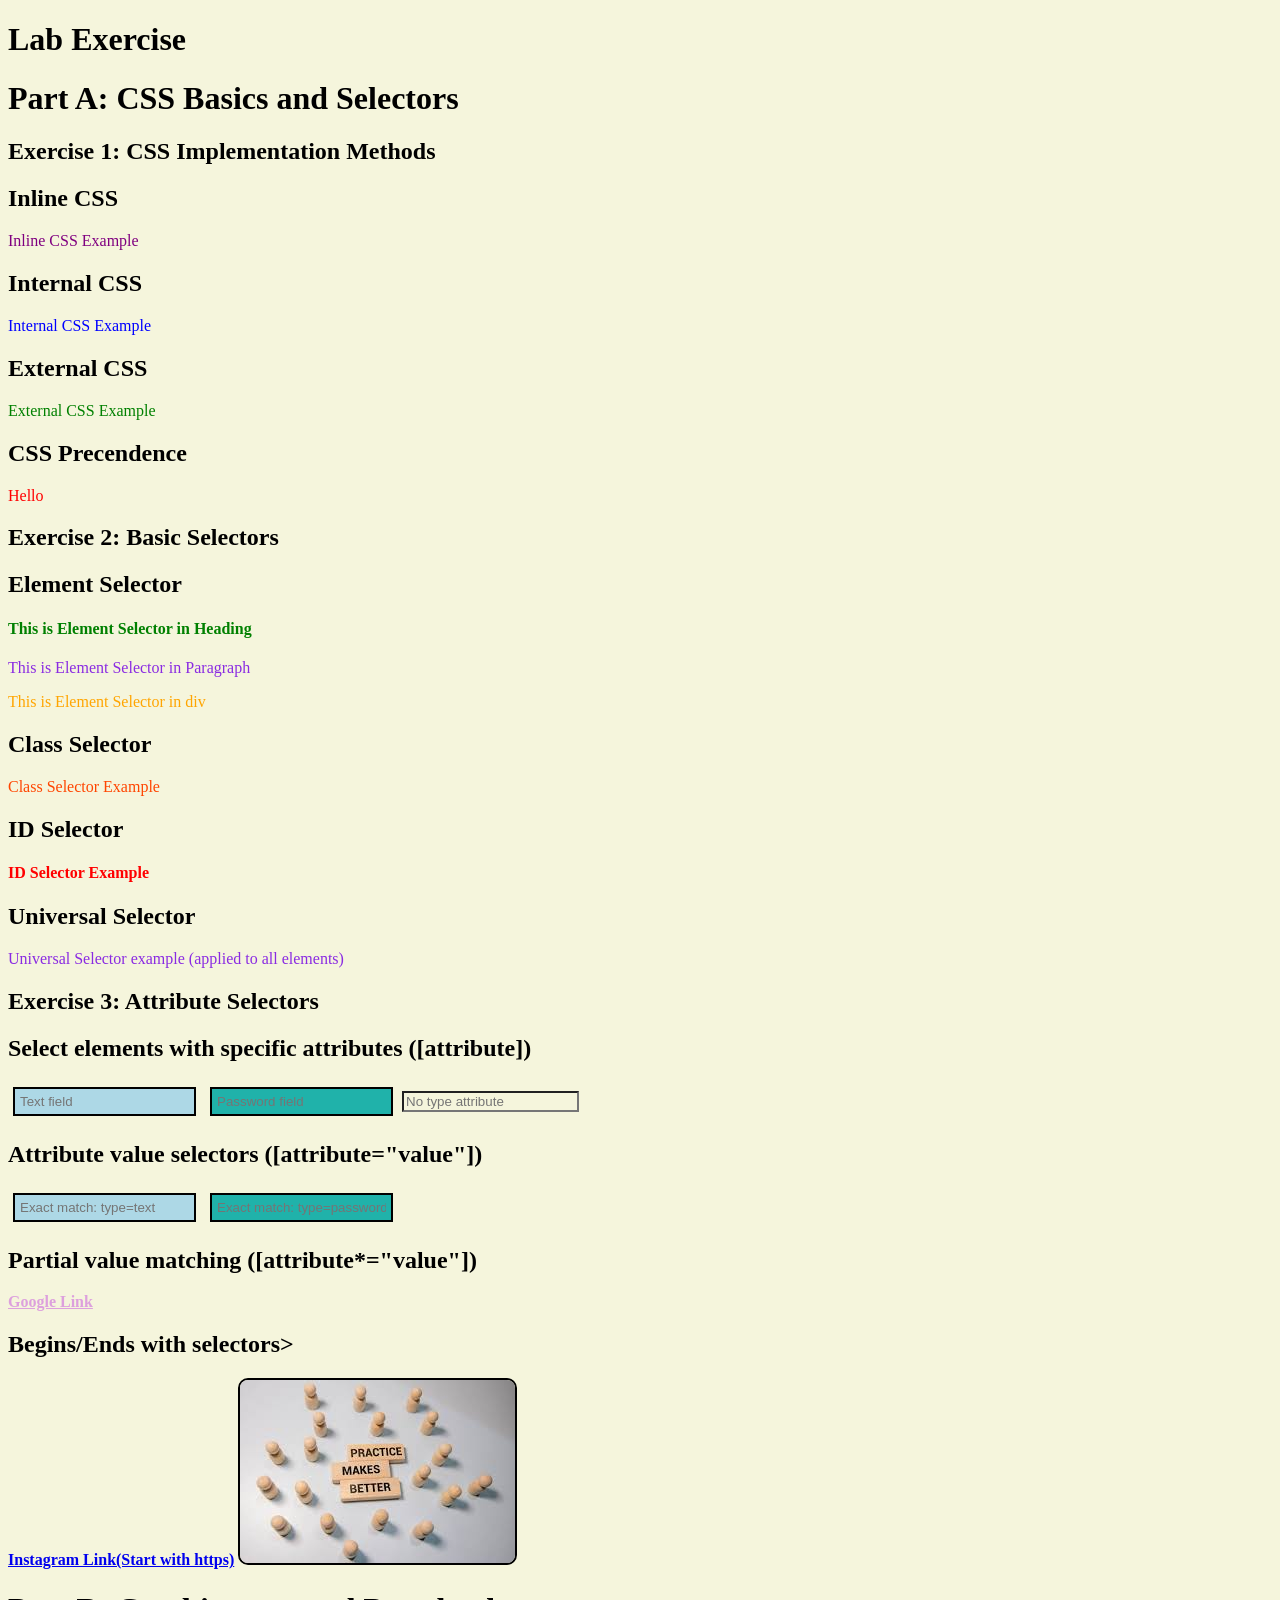
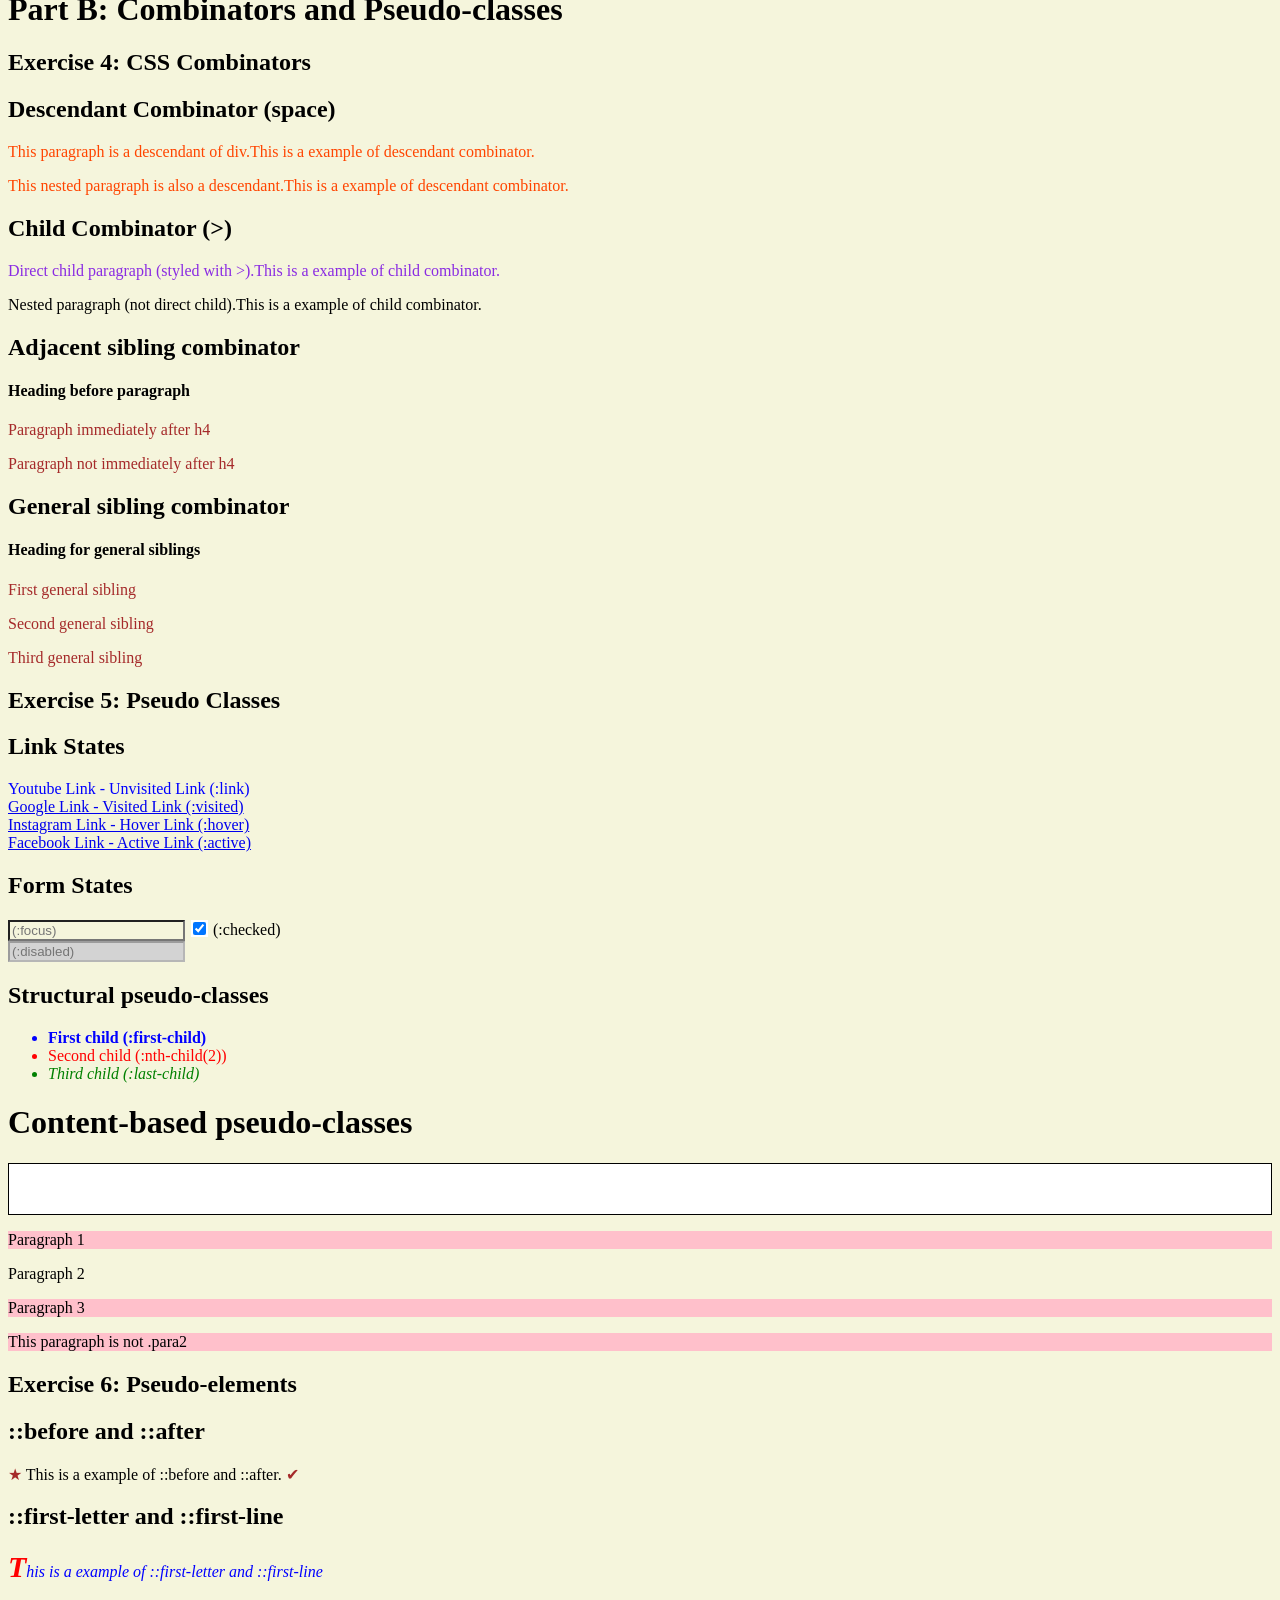
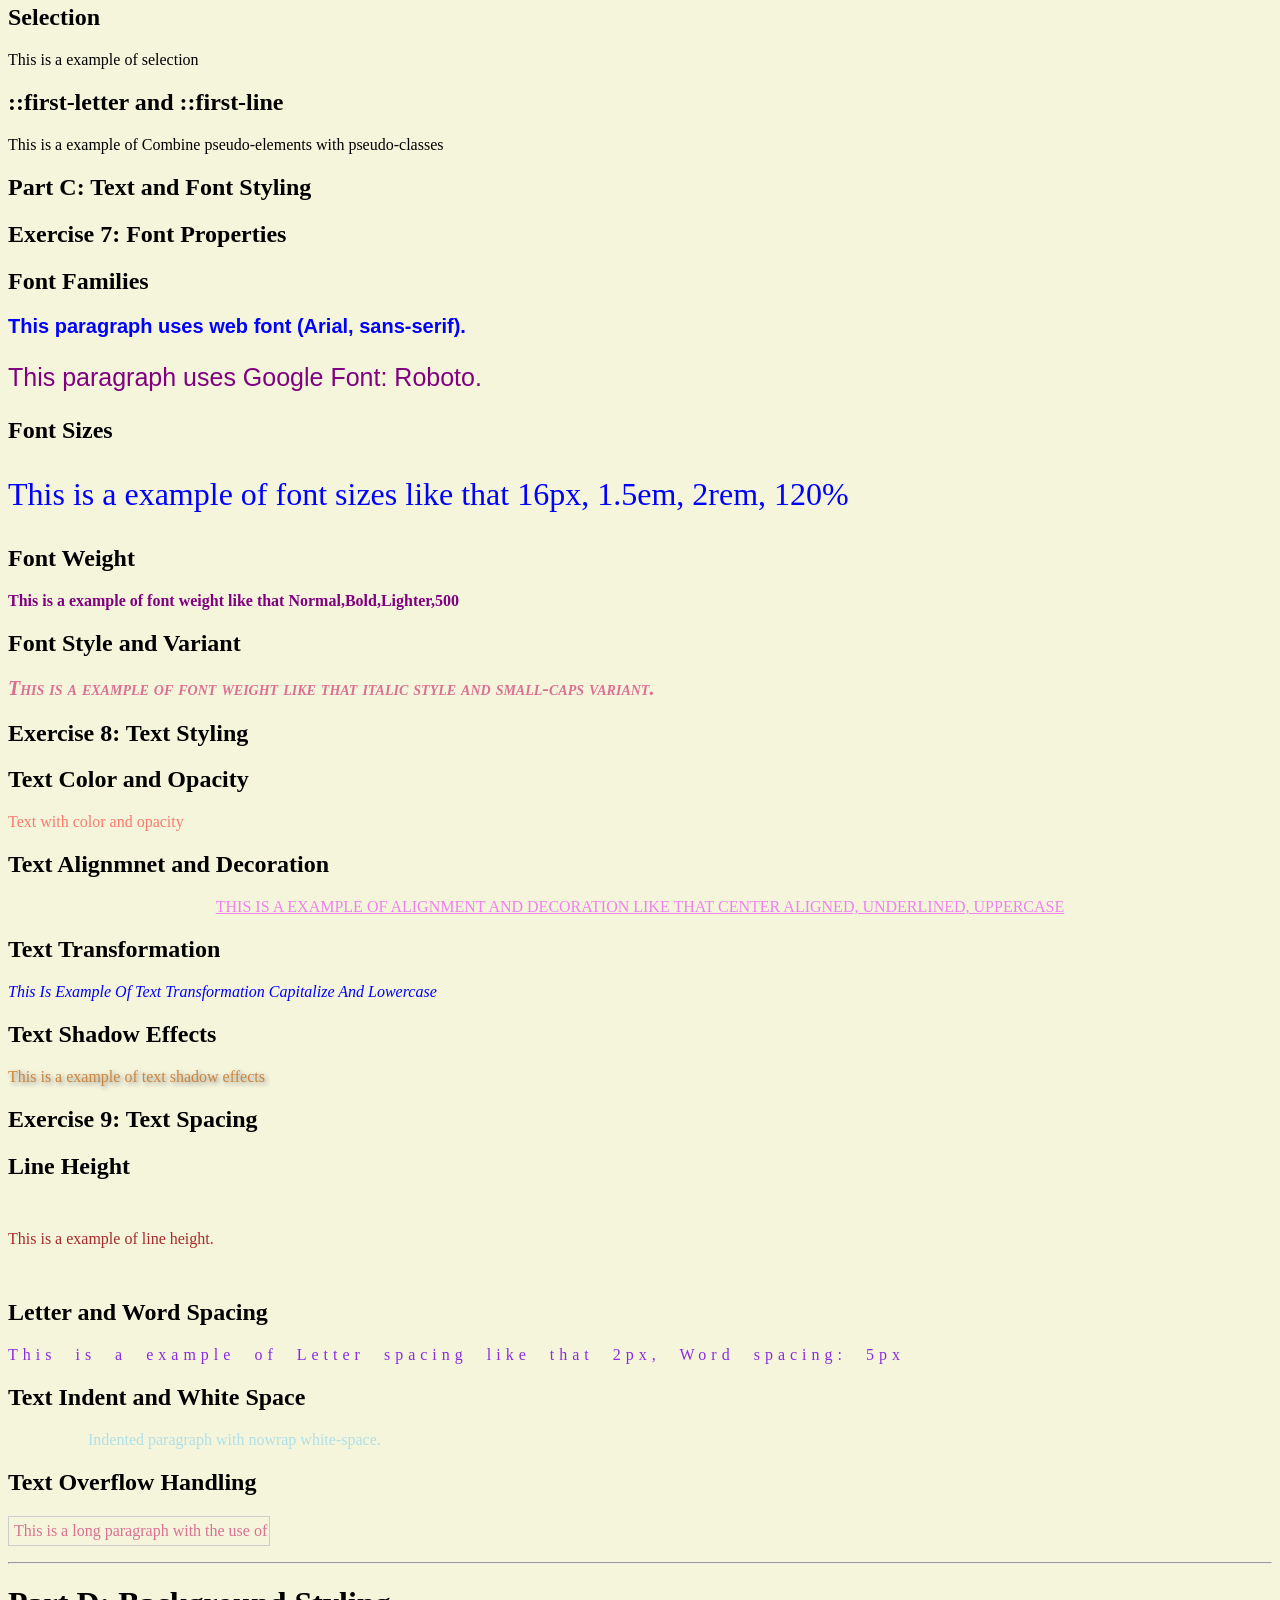
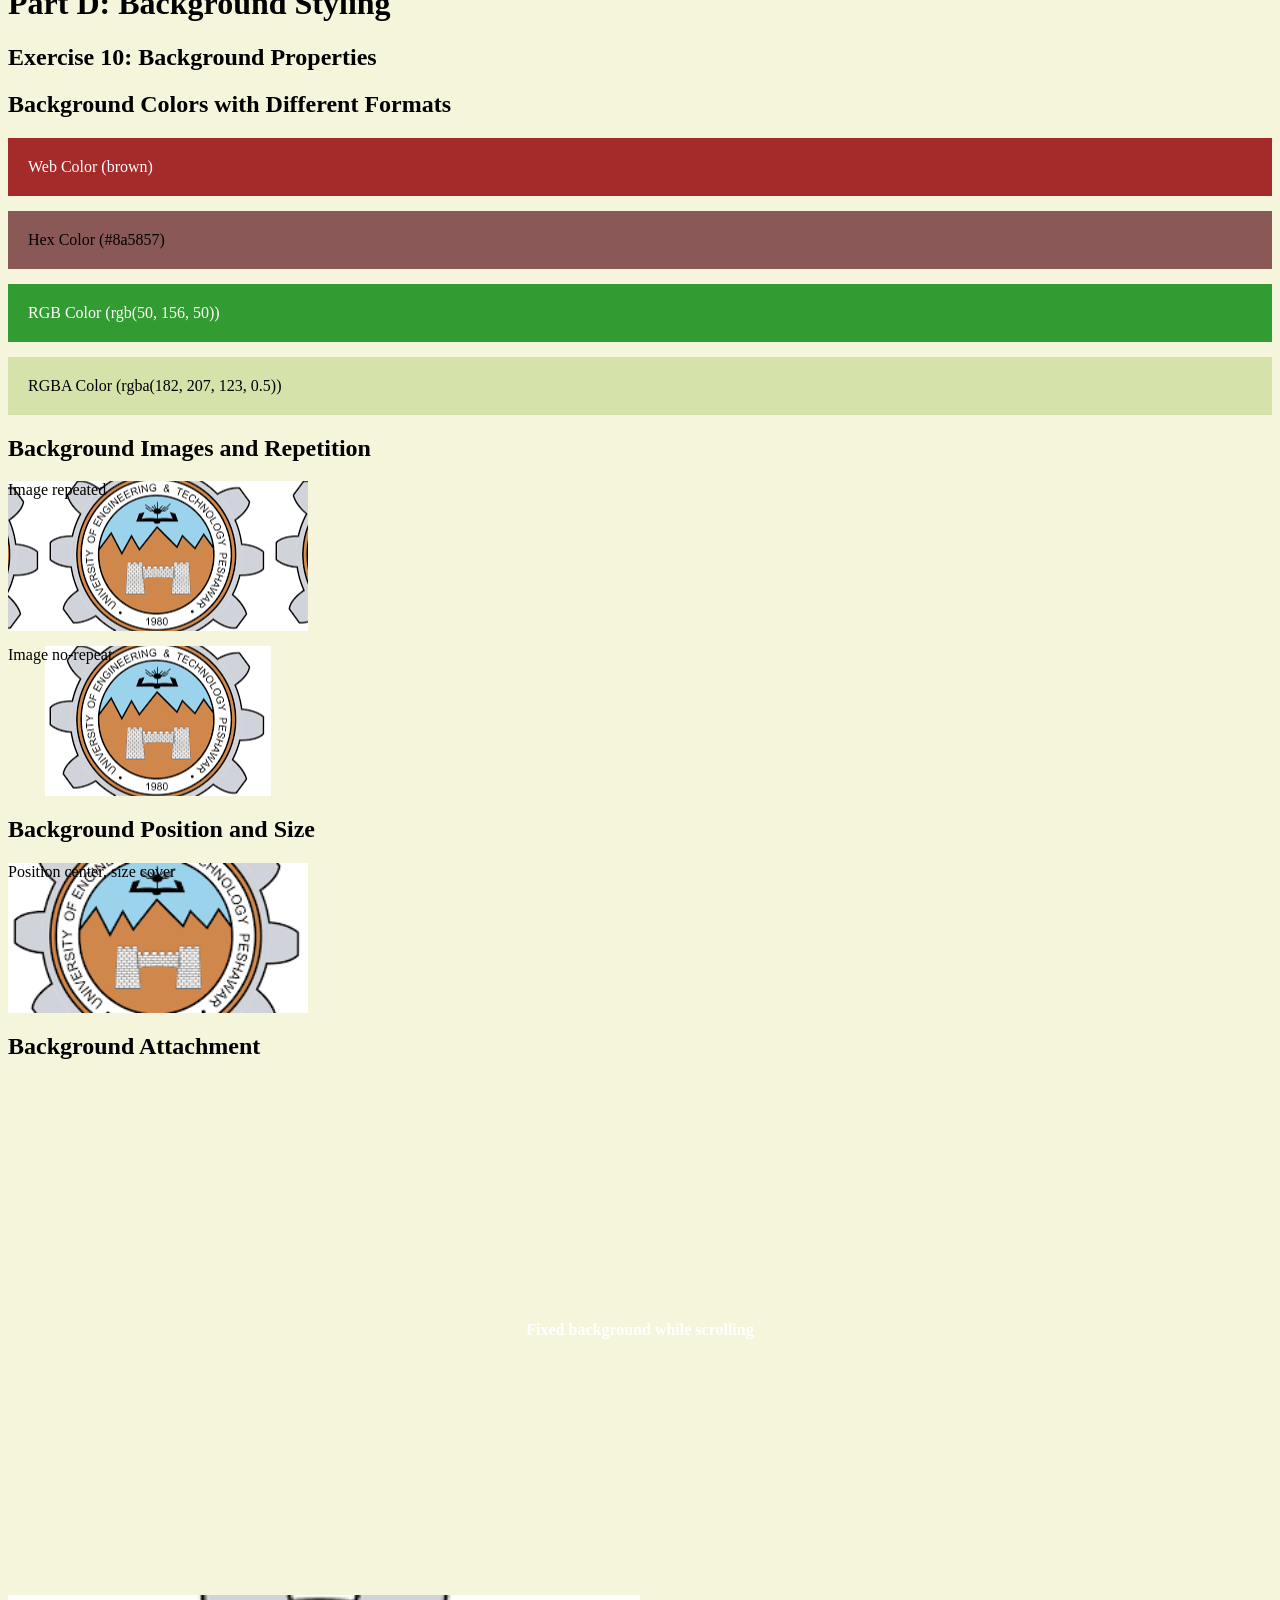
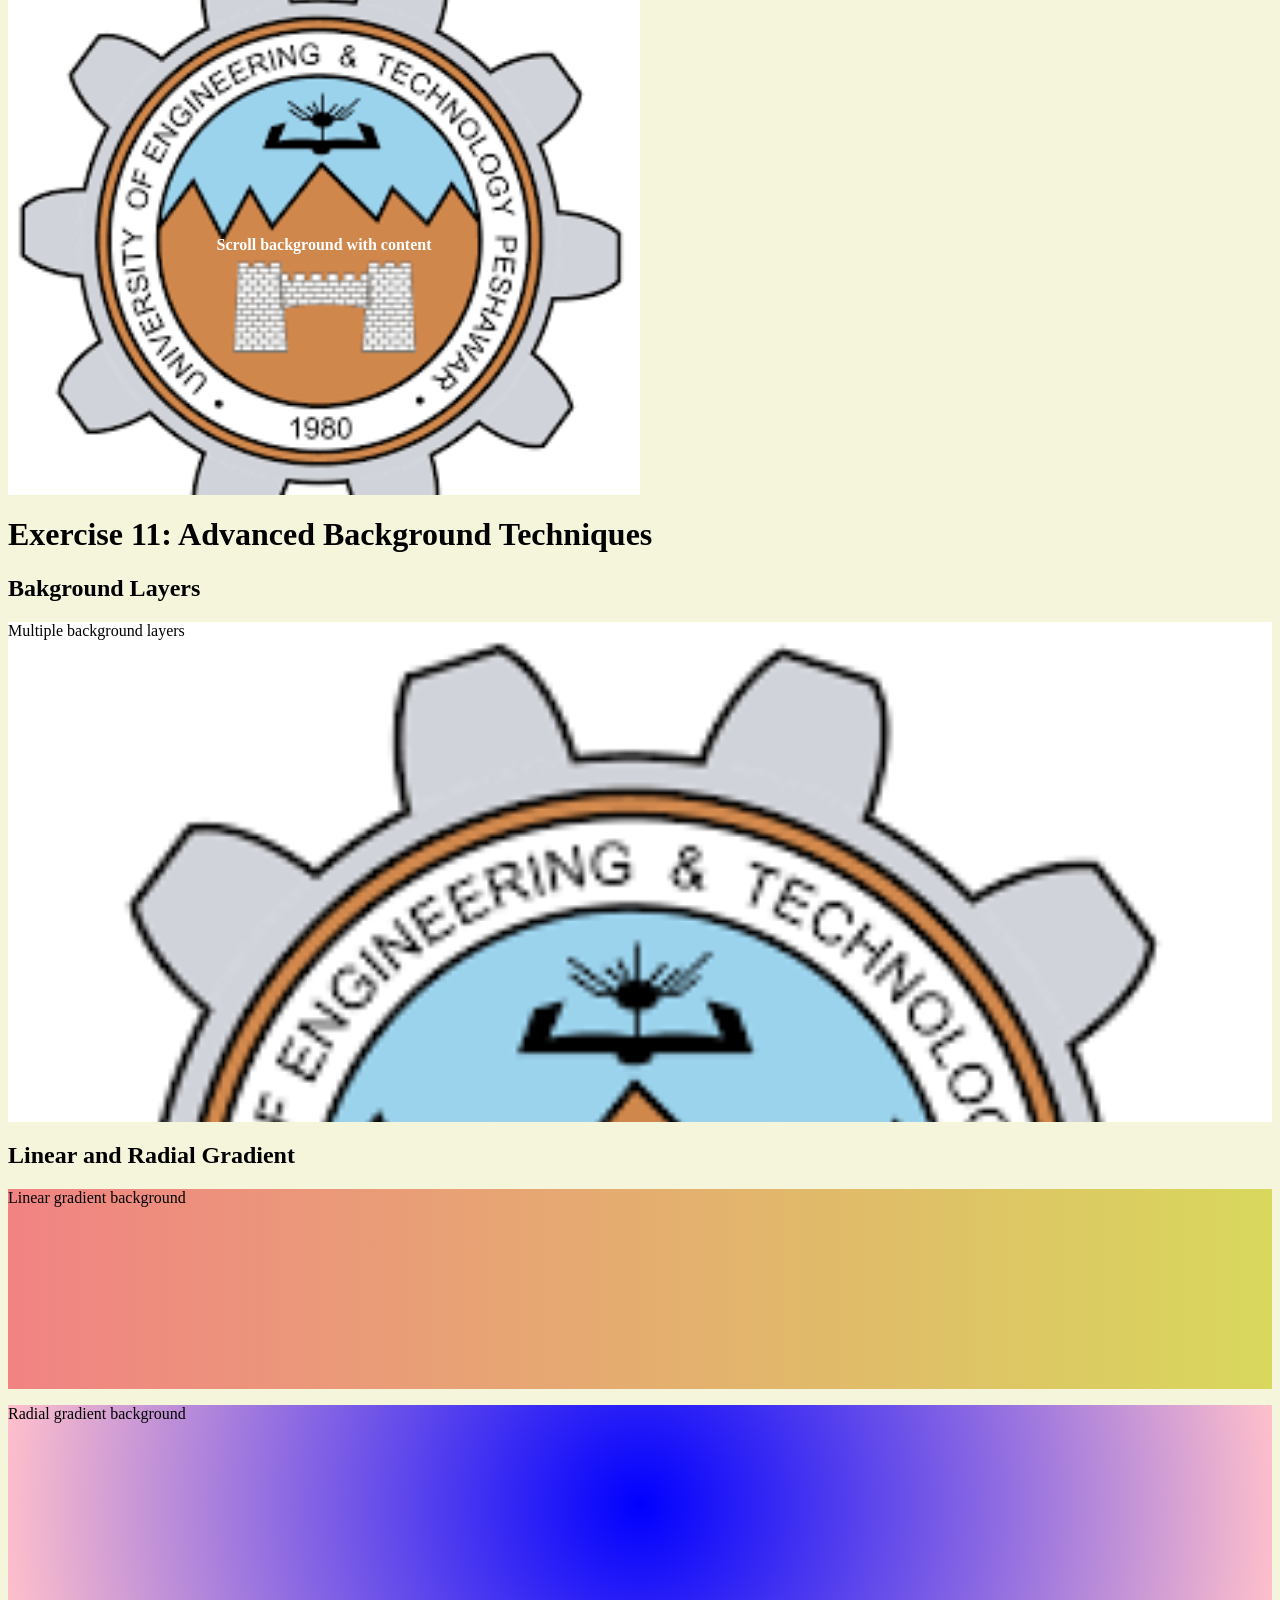
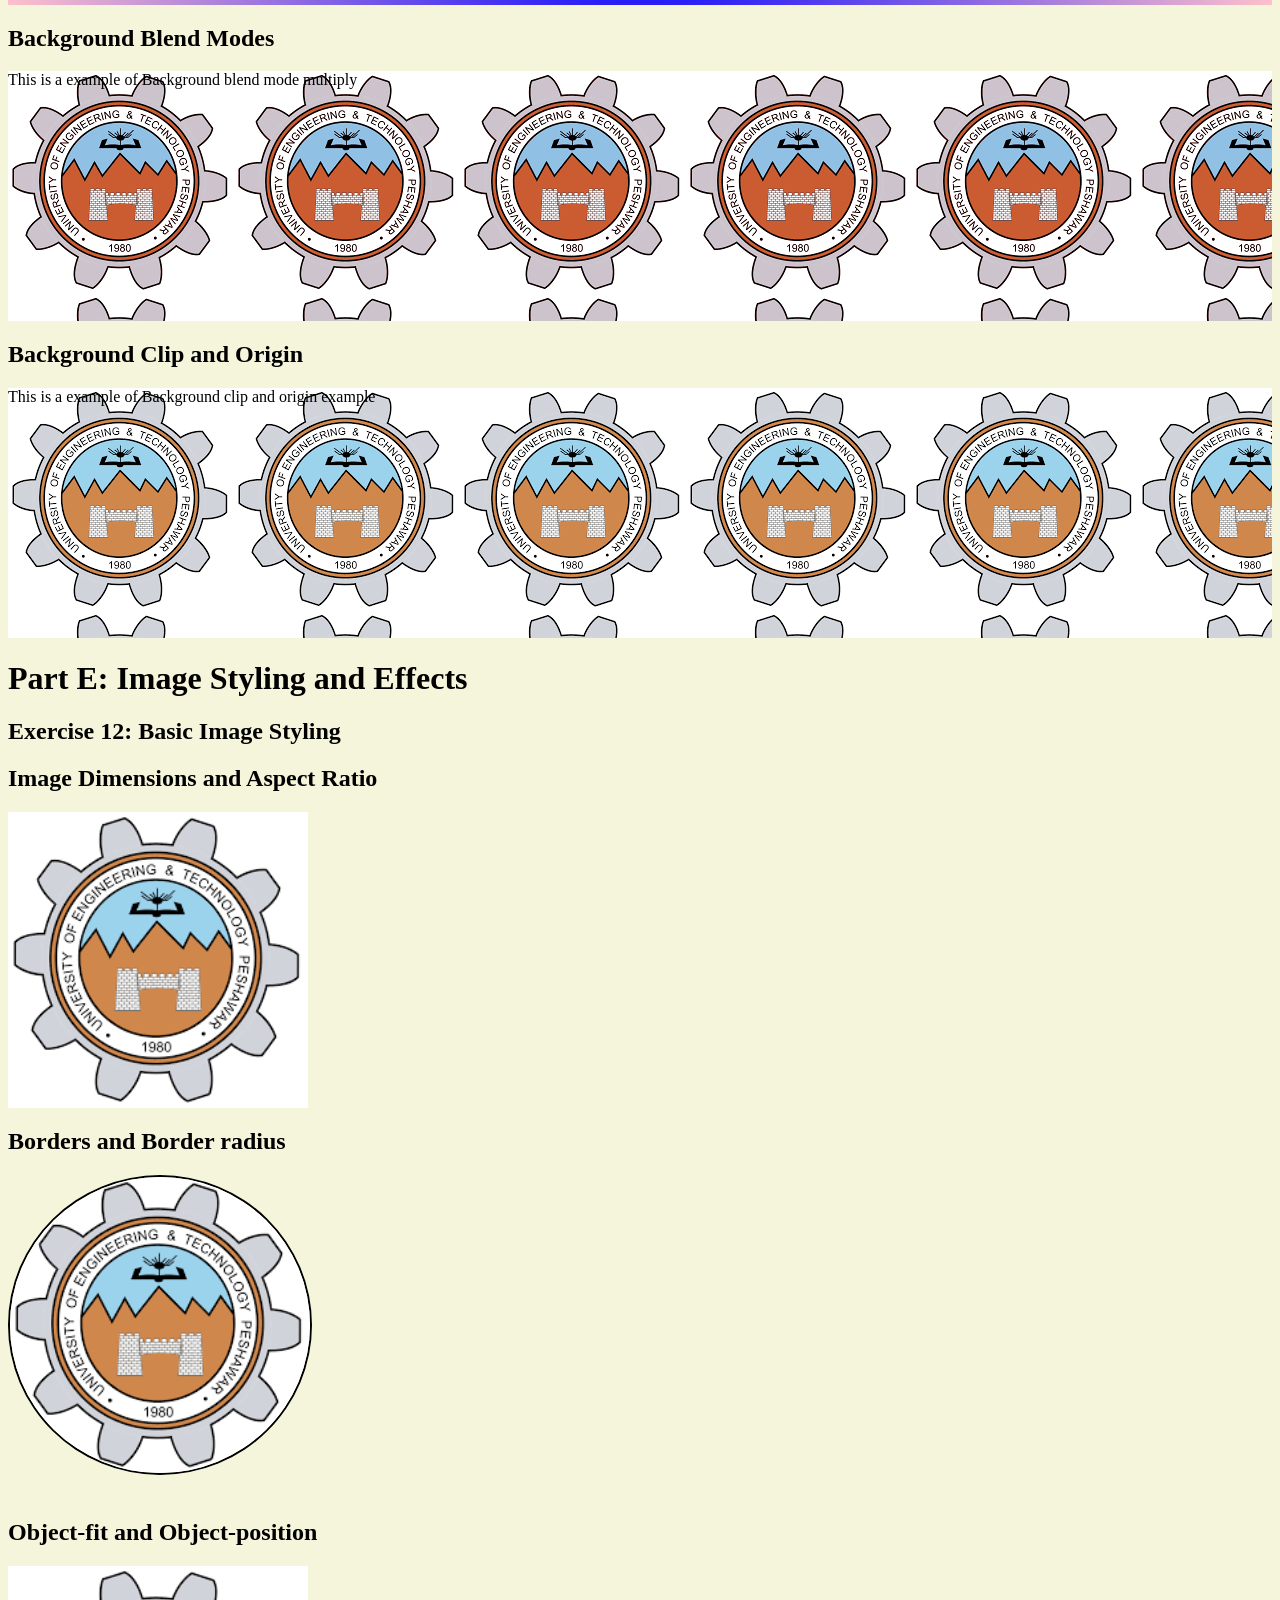
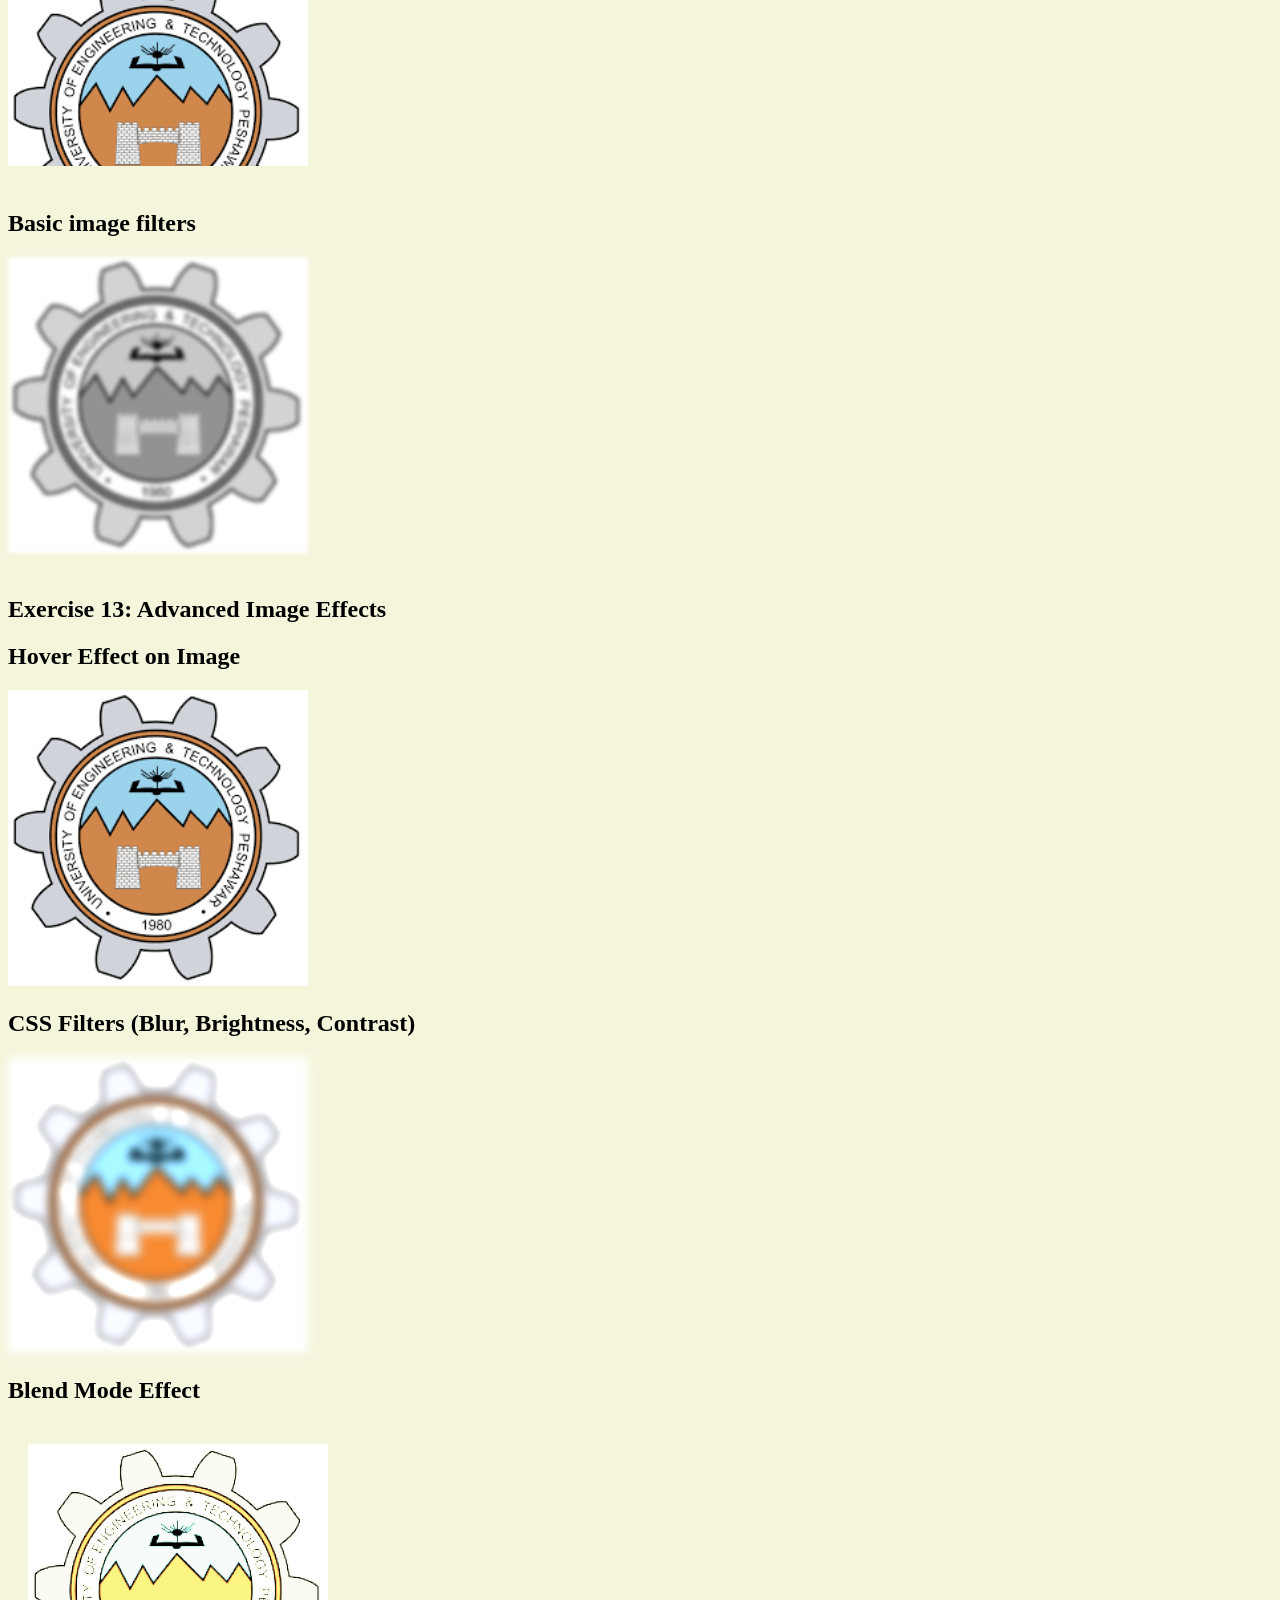
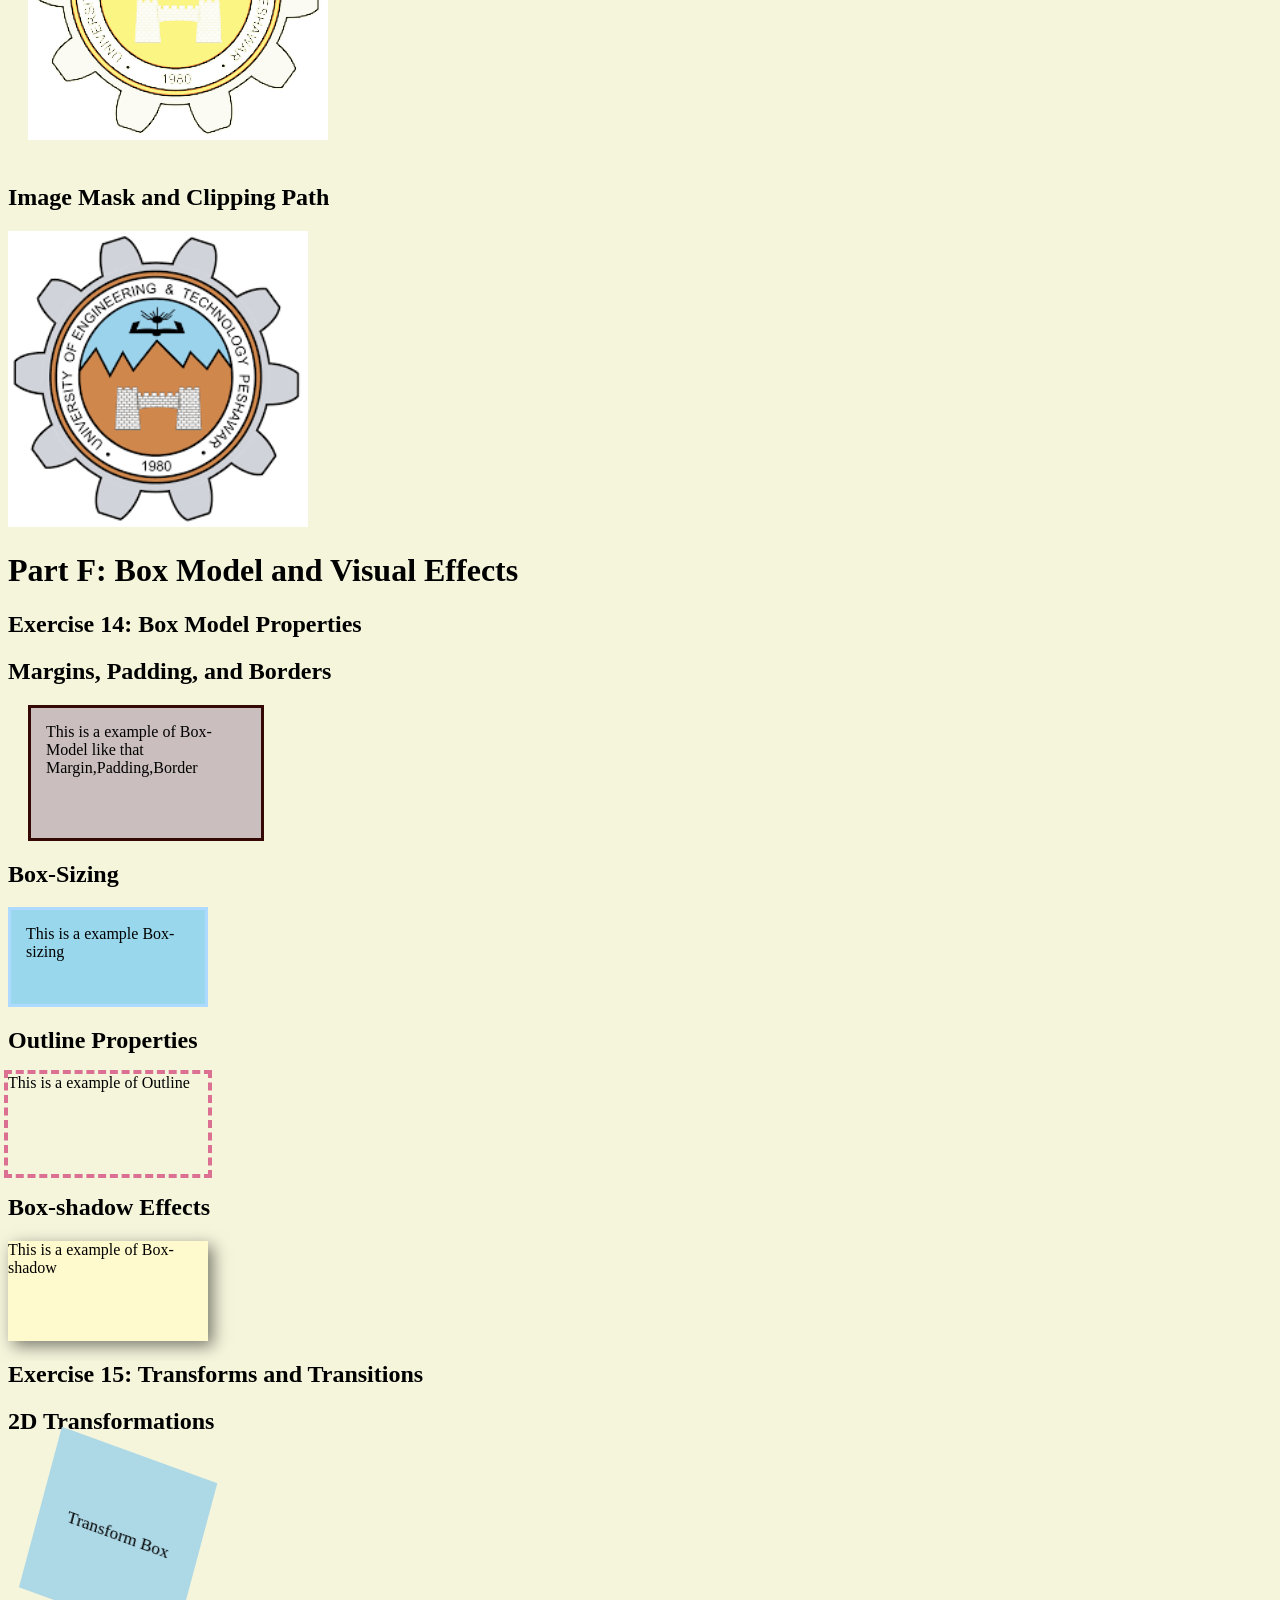
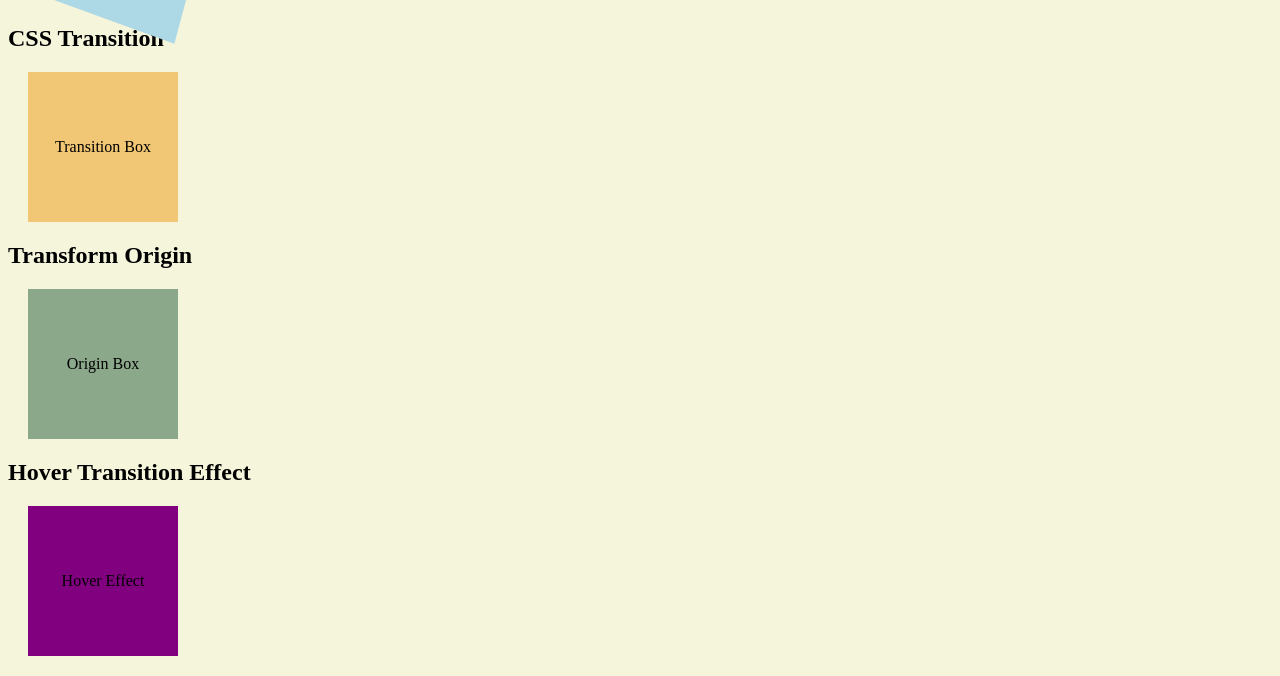
<file: Lab Exercises/index.html>
<!DOCTYPE html>
<html lang="en">
  <head>
    <meta charset="UTF-8" />
    <meta http-equiv="X-UA-Compatible" content="IE=edge" />
    <meta name="viewport" content="width=device-width, initial-scale=1.0" />
    <title>
      Lab 3 & 4-CSS Fundamentals: Styling and Visual Design-Lab Exercises
    </title>
    <link rel="stylesheet" href="style.css" />
    <style>
      /* Part A: CSS Basics and Selectors */
      /* Exercise 1: CSS Implementation Methods */
      /* Internal CSS */
      .exercise-1 .internal {
        color: blue;
      }
      /* CSS Precedence */
      .exercise-1 .precedence {
        color: brown;
      }
    </style>
  </head>
  <body>
    <h1>Lab Exercise</h1>

    <!-- Part A: CSS Basics and Selectors -->

    <h1>Part A: CSS Basics and Selectors</h1>

    <!-- Exercise 1: CSS Implementation Methods -->
    <div class="exercise-1">
      <h2>Exercise 1: CSS Implementation Methods</h2>
      <!-- Inline CSS -->
      <h2>Inline CSS</h2>
      <p style="color: purple">Inline CSS Example</p>
      <!-- Internal CSS -->
      <h2>Internal CSS</h2>
      <p class="internal">Internal CSS Example</p>
      <!-- External CSS -->
      <h2>External CSS</h2>
      <p class="external">External CSS Example</p>
      <!-- CSS Precedence -->
      <h2>CSS Precendence</h2>
      <!-- Priority Order
    Inline CSS > Internal CSS > External CSS -->
      <p class="precedence" style="color: red">Hello</p>
      <!-- Hello have red because inline css priority is high than internal and external css.So, red wins -->
    </div>
    <!-- Exercise 2: Basic Selectors -->
    <div class="exercise-2">
      <h2>Exercise 2: Basic Selectors</h2>
      <!-- Element selectors (p, h1, div) -->
      <h2>Element Selector</h2>
      <h4>This is Element Selector in Heading</h4>
      <p>This is Element Selector in Paragraph</p>
      <div>This is Element Selector in div</div>
      <!-- Class selectors (.class-name) -->
      <h2>Class Selector</h2>
      <p class="class-selector">Class Selector Example</p>
      <!-- ID selectors (#element-id) -->
      <h2>ID Selector</h2>
      <h4 id="id-selector">ID Selector Example</h4>
      <!-- universal selector (*) -->
      <h2>Universal Selector</h2>
      <p>Universal Selector example (applied to all elements)</p>
    </div>
    <!-- Exercise 3: Attribute Selectors -->
    <div class="exercise-3">
      <h2>Exercise 3: Attribute Selectors</h2>
      <!-- Select elements with specific attributes ([attribute]) -->
      <h2>Select elements with specific attributes ([attribute])</h2>
      <input type="text" placeholder="Text field" />
      <input type="password" placeholder="Password field" />
      <input placeholder="No type attribute" />
      <!-- Attribute value selectors ([attribute="value"]) -->
      <h2>Attribute value selectors ([attribute="value"])</h2>
      <input type="text" placeholder="Exact match: type=text" />
      <input type="password" placeholder="Exact match: type=password" />
      <!-- Partial value matching ([attribute*="value"]) -->
      <h2>Partial value matching ([attribute*="value"])</h2>
      <a href="https://www.google.com">Google Link</a>
      <!-- Begins/Ends with selectors -->
      <h2>Begins/Ends with selectors></h2>
      <a href="https://instagram.com">Instagram Link(Start with https)</a>
      <img src="images/practice.jpg" alt="Practice image" />
    </div>
    <!--  Part B:Combinators and Pseudo-classes  -->

    <h1>Part B: Combinators and Pseudo-classes</h1>

    <!-- Exercise 4: CSS Combinators -->
    <div class="exercise-4">
      <h2>Exercise 4: CSS Combinators</h2>
      <!-- Descendant Combinator (space) -->
      <h2>Descendant Combinator (space)</h2>
      <div class="descendant">
        <p>
          This paragraph is a descendant of div.This is a example of descendant
          combinator.
        </p>
        <div>
          <p>
            This nested paragraph is also a descendant.This is a example of
            descendant combinator.
          </p>
        </div>
      </div>

      <!-- Child combinator (>) -->
      <h2>Child Combinator (>)</h2>
      <div class="parent-child">
        <p>
          Direct child paragraph (styled with >).This is a example of child
          combinator.
        </p>
        <div>
          <p>
            Nested paragraph (not direct child).This is a example of child
            combinator.
          </p>
        </div>
      </div>

      <!-- Adjacent sibling combinator (+) -->
      <h2>Adjacent sibling combinator</h2>
      <h4>Heading before paragraph</h4>
      <p>Paragraph immediately after h4</p>
      <p>Paragraph not immediately after h4</p>

      <!-- General sibling combinator (~) -->
      <h2>General sibling combinator</h2>
      <h4>Heading for general siblings</h4>
      <p>First general sibling</p>
      <p>Second general sibling</p>
      <p>Third general sibling</p>
    </div>
    <!-- Exercise 5: Pseudo Classes -->
    <div class="exercise-5">
      <h2>Exercise 5: Pseudo Classes</h2>
      <!-- Link states -->
      <h2>Link States</h2>
      <a href="https://www.youtube.com" class="link-unvisited"
        >Youtube Link - Unvisited Link (:link)</a
      ><br />
      <a href="https://www.google.com" class="link-visited"
        >Google Link - Visited Link (:visited)</a
      ><br />
      <a href="https://www.instagram.com" class="link-hover"
        >Instagram Link - Hover Link (:hover)</a
      ><br />
      <a href="https://www.facebook.com" class="link-active"
        >Facebook Link - Active Link (:active)</a
      ><br />

      <!-- Form states -->
      <h2>Form States</h2>
      <input type="text" placeholder="(:focus)" />
      <input type="checkbox" checked /> (:checked)<br />
      <input type="text" disabled placeholder="(:disabled)" />

      <!-- Structural pseudo-classes -->
      <h2>Structural pseudo-classes</h2>
      <ul>
        <li>First child (:first-child)</li>
        <li>Second child (:nth-child(2))</li>
        <li>Third child (:last-child)</li>
      </ul>

      <!-- Content-based pseudo-classes -->
      <h1>Content-based pseudo-classes</h1>
      <div class="empty-div"></div>
      <p class="para1">Paragraph 1</p>
      <p class="para2">Paragraph 2</p>
      <p class="para3">Paragraph 3</p>
      <p class="para-not">This paragraph is not .para2</p>
    </div>

    <!-- Exercise 6: Pseudo-elements -->
    <div class="exercise-6">
      <h2>Exercise 6: Pseudo-elements</h2>

      <!-- ::before and ::after -->
      <h2>::before and ::after</h2>
      <p class="before-after">This is a example of ::before and ::after.</p>

      <!-- ::first-letter and ::first-line -->
      <h2>::first-letter and ::first-line</h2>
      <p class="first-letter-line">
        This is a example of ::first-letter and ::first-line
      </p>

      <!-- ::selection -->
      <h2>Selection</h2>
      <p class="select-text">This is a example of selection</p>

      <!-- Combine pseudo-elements with pseudo-classes -->
      <h2>::first-letter and ::first-line</h2>
      <p class="first-letter-hover">
        This is a example of Combine pseudo-elements with pseudo-classes
      </p>
    </div>
    <!-- Part C: Text and Font Styling -->

    <h2>Part C: Text and Font Styling</h2>

    <!-- Exercise 7: Font Properties -->
    <div class="exercise-7">
      <h2>Exercise 7: Font Properties</h2>
      <!-- Set font families (web-safe fonts and Google Fonts) -->
      <h2>Font Families</h2>
      <p class="web-font">This paragraph uses web font (Arial, sans-serif).</p>
      <p class="google-font">This paragraph uses Google Font: Roboto.</p>

      <!-- Control font sizes using different units (px, em, rem, %) -->
      <h2>Font Sizes</h2>
      <p class="font-size">
        This is a example of font sizes like that 16px, 1.5em, 2rem, 120%
      </p>

      <!-- Apply font weights -->
      <h2>Font Weight</h2>
      <p class="font-weight">
        This is a example of font weight like that Normal,Bold,Lighter,500
      </p>

      <!-- Font style and variant properties -->
      <h2>Font Style and Variant</h2>
      <p class="font-style-variant">
        This is a example of font weight like that italic style and small-caps
        variant.
      </p>
    </div>
    <!-- Exercise 8 -->
    <div class="exercise-8">
      <h2>Exercise 8: Text Styling</h2>
      <!-- Control text color and opacity -->
      <h2>Text Color and Opacity</h2>
      <p class="color-opacity">Text with color and opacity</p>

      <!-- Apply text alignment and decoration -->
      <h2>Text Alignmnet and Decoration</h2>
      <p class="alignment-decoration">
        This is a example of alignment and decoration like that Center aligned,
        underlined, uppercase
      </p>

      <!-- Use text transformation -->
      <h2>Text Transformation</h2>
      <p class="text-transform">
        This is example of text transformation Capitalize and lowercase
      </p>

      <!-- Implement text shadow effects -->
      <h2>Text Shadow Effects</h2>
      <p class="text-shadow">This is a example of text shadow effects</p>
    </div>

    <!-- Exercise 9: Text Spacing-->
    <div class="exercise-9">
      <h2>Exercise 9: Text Spacing</h2>
      <!-- Set line height -->
      <h2>Line Height</h2>
      <p class="line-height">This is a example of line height.</p>

      <!-- Control letter and word spacing -->
      <h2>Letter and Word Spacing</h2>
      <p class="letter-word-spacing">
        This is a example of Letter spacing like that 2px, Word spacing: 5px
      </p>

      <!-- Text indent and white-space properties -->
      <h2>Text Indent and White Space</h2>
      <p class="indent-white-space">
        Indented paragraph with nowrap white-space.
      </p>

      <!-- Implement text overflow handling -->
      <h2>Text Overflow Handling</h2>
      <p class="text-overflow">
        This is a long paragraph with the use of text-overflow clip in a fixed
        width container.
      </p>
    </div>

    <hr />

    <!-- Part D: Background Styling -->

    <h1>Part D: Background Styling</h1>

    <!-- Exercise 10: Background Properties -->
    <div class="exercise-10">
      <h2>Exercise 10: Background Properties</h2>
      <!-- Background Colors with Different Formats -->
      <h2>Background Colors with Different Formats</h2>
      <div class="bg-color-web">Web Color (brown)</div>
      <div class="bg-color-hex">Hex Color (#8a5857)</div>
      <div class="bg-color-rgb">RGB Color (rgb(50, 156, 50))</div>
      <div class="bg-color-rgba">RGBA Color (rgba(182, 207, 123, 0.5))</div>

      <!-- Background Images and Repetition -->
      <h2>Background Images and Repetition</h2>
      <div class="bg-image-repeat">Image repeated</div>
      <div class="bg-image-no-repeat">Image no-repeat</div>
      <!-- Background Position and Size -->
      <h2>Background Position and Size</h2>
      <div class="bg-position-size">Position center, size cover</div>
      <!-- Background Attachment -->
      <h2>Background Attachment</h2>
      <div class="bg-attachment-fixed">
        Fixed background while scrolling
        <p style="height: 1000px"></p>
      </div>
      <div class="bg-attachment-scroll">
        Scroll background with content
        <p style="height: 1000px"></p>
      </div>
    </div>
    <!-- Exercise 11: Advanced Background Techniques -->

    <div class="exercise-11">
      <h1>Exercise 11: Advanced Background Techniques</h1>

      <!-- Multiple background layers -->
      <h2>Bakground Layers</h2>
      <p class="bg-multiple">Multiple background layers</p>

      <!-- Linear and radial gradients -->
      <h2>Linear and Radial Gradient</h2>
      <p class="bg-linear-gradient">Linear gradient background</p>
      <p class="bg-radial-gradient">Radial gradient background</p>

      <!-- Background blend modes -->
      <h2>Background Blend Modes</h2>
      <p class="bg-blend">
        This is a example of Background blend mode multiply
      </p>

      <!-- Background clip and origin -->
      <h2>Background Clip and Origin</h2>
      <p class="bg-clip-origin">
        This is a example of Background clip and origin example
      </p>
    </div>

    <!-- Part E: Image Styling and Effects -->

    <h1>Part E: Image Styling and Effects</h1>
    <!--Exercise 12: Basic Image Styling-->
    <div class="exercise-12">
      <h2>Exercise 12: Basic Image Styling</h2>
      <!-- Image Dimensions and Aspect Ratio -->
      <h2>Image Dimensions and Aspect Ratio</h2>
      <img src="images/uet.png" alt="Basic" class="img-basic" />
      <!-- Borders and Border radius -->
      <h2>Borders and Border radius</h2>
      <img src="images/uet.png" alt="Border" class="img-border" />
      <!-- Object-fit and Object-position -->
      <h2>Object-fit and Object-position</h2>
      <img src="images/uet.png" alt="Object Fit" class="img-fit" />
      <!-- Basic image filters -->
      <h2>Basic image filters</h2>
      <img src="images/uet.png" alt="Filter" class="img-filter" />
    </div>
    <!-- Exercise 13: Advanced Image Effects -->
    <div class="exercise-13">
      <h2>Exercise 13: Advanced Image Effects</h2>
      <!-- Hover Effect -->
      <h2>Hover Effect on Image</h2>
      <img src="images/uet.png" class="hover-img" alt="Hover Image" />

      <!--CSS Filters -->
      <h2>CSS Filters (Blur, Brightness, Contrast)</h2>
      <img src="images/uet.png" class="filter-img" alt="Filter Image" />

      <!--Blend Mode -->
      <h2>Blend Mode Effect</h2>
      <div class="blend-container">
        <img src="images/uet.png" class="blend-img" alt="Blend Image" />
      </div>

      <!--Image Mask and Clipping Path -->
      <h2>Image Mask and Clipping Path</h2>
      <img src="images/uet.png" class="clip-img" alt="Clip Image" />
    </div>
    <!-- Part F -->
    <h1>Part F: Box Model and Visual Effects</h1>
    <!-- Exercise 14: Box Model Properties -->
    <div class="exercise-14">
      <h2>Exercise 14: Box Model Properties</h2>
      <!-- Margins, Padding, and Borders -->
      <h2>Margins, Padding, and Borders</h2>
      <div class="box">
        This is a example of Box-Model like that Margin,Padding,Border
      </div>
      <!-- Box-sizing (content-box vs border-box) -->
      <h2>Box-Sizing</h2>
      <div class="box-border">This is a example Box-sizing</div>
      <!-- Outline Properties -->
      <h2>Outline Properties</h2>
      <div class="box-outline">This is a example of Outline</div>
      <!-- Box-shadow Effects -->
      <h2>Box-shadow Effects</h2>
      <div class="box-shadow">This is a example of Box-shadow</div>
    </div>
    <!-- Exercise 15: Transforms and Transitions -->
    <div class="exercise-15">
      <h2>Exercise 15: Transforms and Transitions</h2>
      <!-- 2D Transformations -->
      <h2>2D Transformations</h2>
      <div class="transform-box">Transform Box</div>

      <!-- CSS Transition -->
      <h2>CSS Transition</h2>
      <div class="transition-box">Transition Box</div>

      <!-- Transform Origin -->
      <h2>Transform Origin</h2>
      <div class="origin-box">Origin Box</div>

      <!-- Hover Transition Effect -->
      <h2>Hover Transition Effect</h2>
      <div class="hover-box">Hover Effect</div>
    </div>
  </body>
</html>
</file>
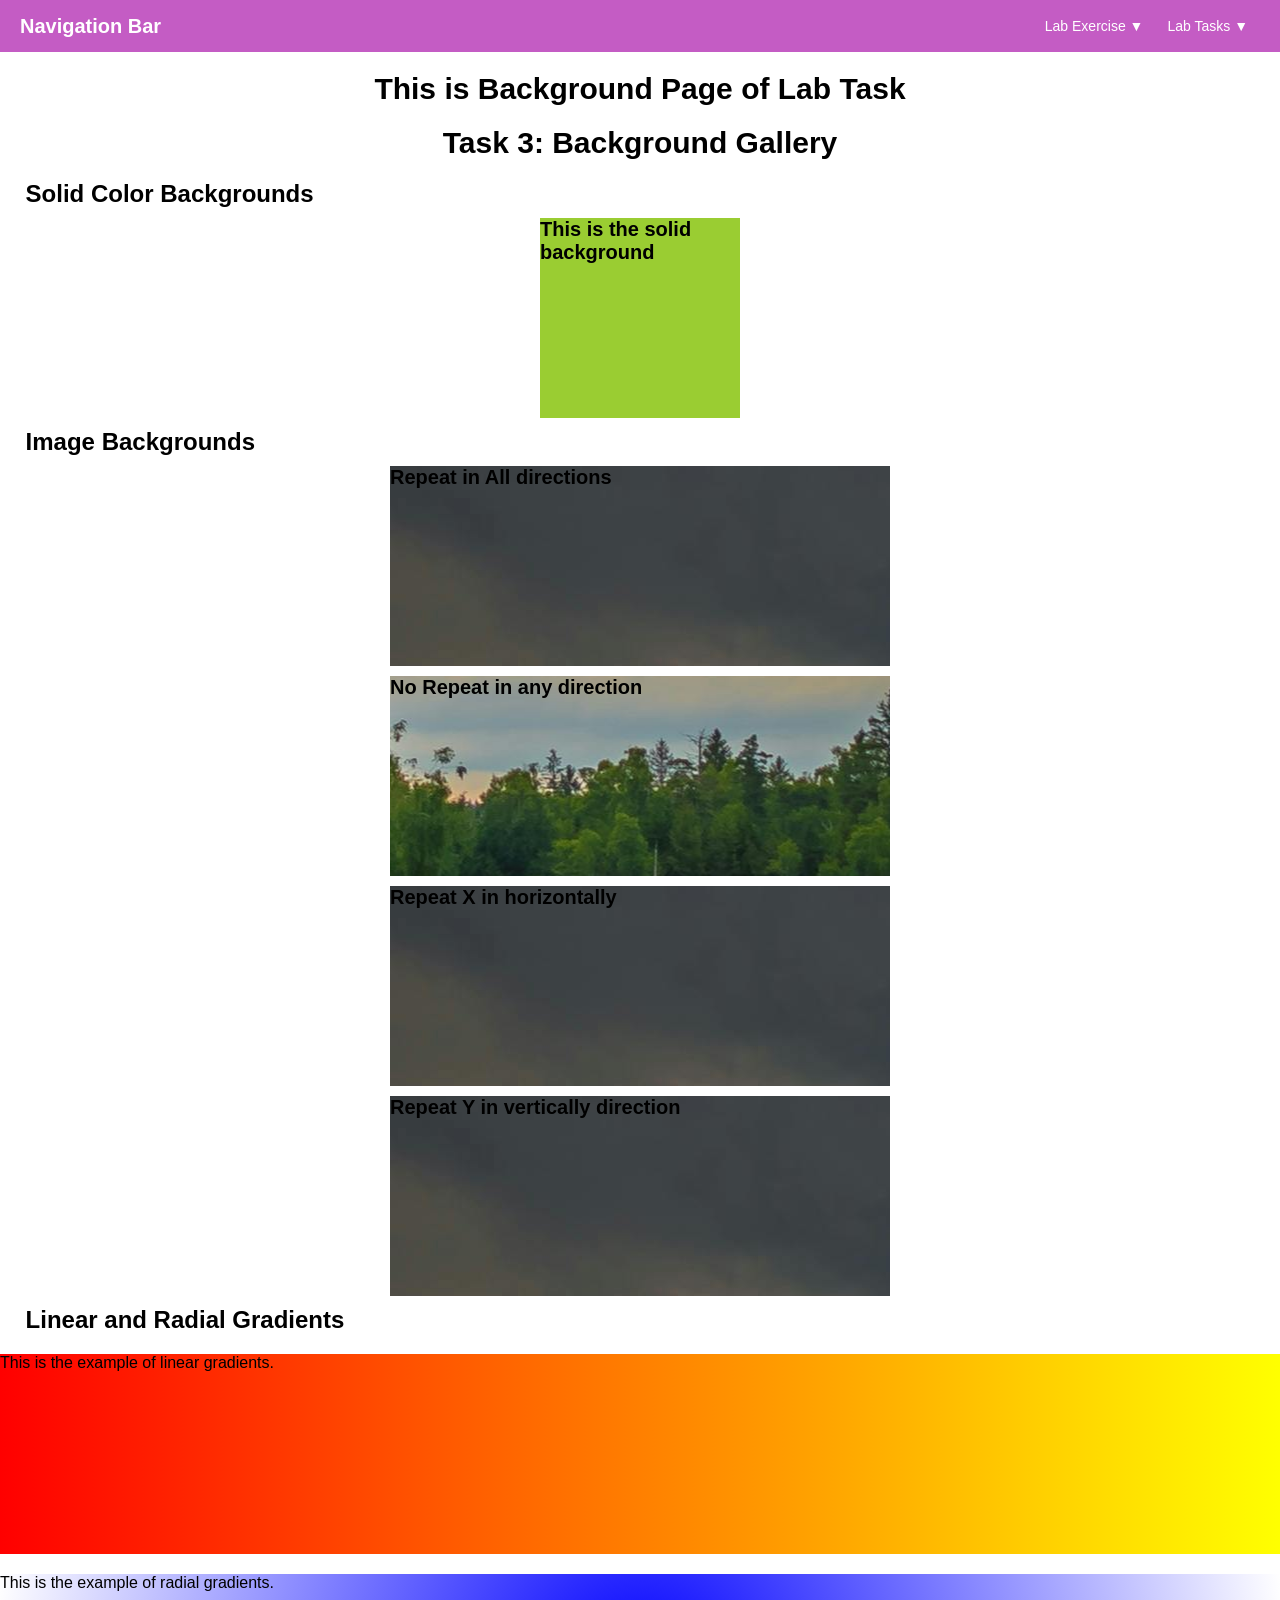
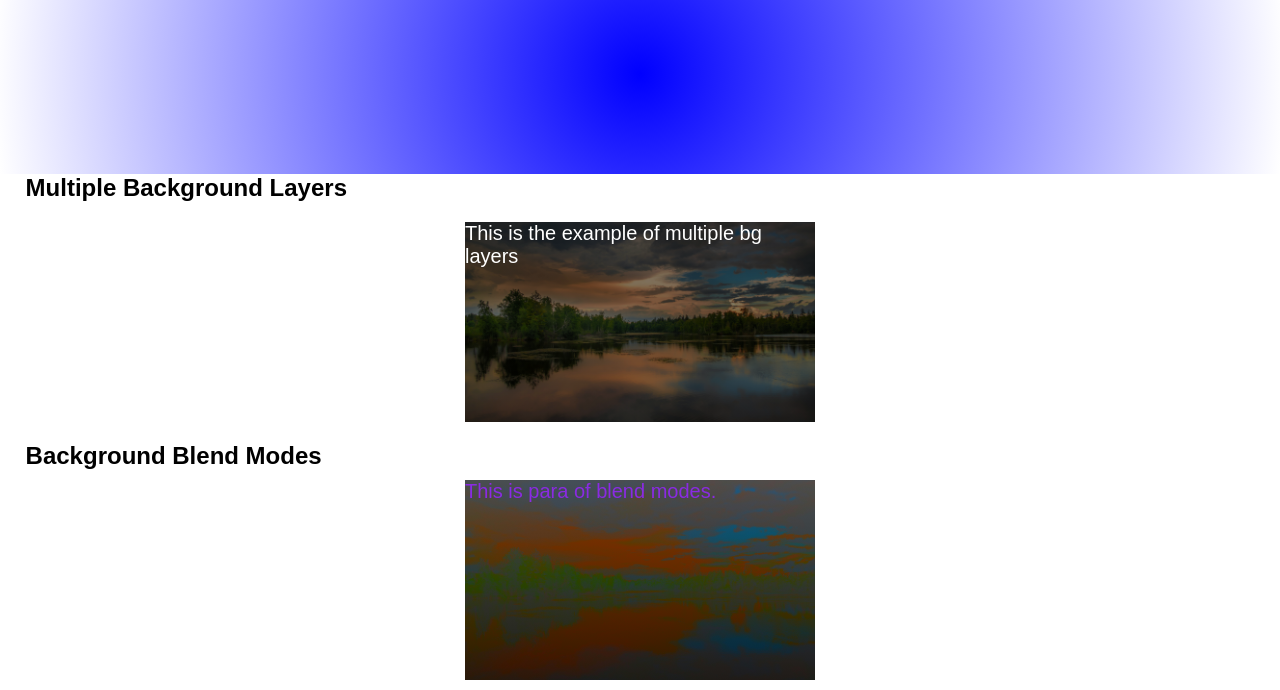
<file: Lab Tasks/background.html>
<!DOCTYPE html>
<ody lang="en">
<head>
    <meta charset="UTF-8">
    <meta http-equiv="X-UA-Compatible" content="IE=edge">
    <meta name="viewport" content="width=device-width, initial-scale=1.0">
<title>Lab 3 & 4-CSS Fundamentals: Styling and Visual Design-Lab Tasks</title>

    <style>
    * {
        margin: 0;
        padding: 0;
        box-sizing: border-box;
      }
  
      body {
        font-family: Verdana, Geneva, Tahoma, sans-serif;
      }
  
      header {
        display: flex;
        justify-content: space-between;
        align-items: center;
        background: rgb(196, 92, 196);
        color: white;
        padding: 10px 20px;
        position: relative;
      }
  
      header h1 {
        font-size: 20px;
      }
  
      nav ul {
        display: flex;
        list-style: none;
      }
  
      nav li {
        position: relative;
      }
  
      nav a {
        text-decoration: none;
        color: white;
        padding: 8px 12px;
        display: block;
        font-size: 14px;
        transition: 0.3s;
      }
  
      nav a:hover,
      nav a:focus {
        background: rgba(255, 255, 255, 0.2);
        color: #fff0ff;
      }
  
      /* Dropdown */
      nav li ul {
        position: absolute;
        top: 100%;
        left: 0;
        background: rgb(196, 92, 196);
        list-style: none;
        display: none;
        min-width: 150px;
      }
  
      nav li:hover > ul {
        display: block;
      }
  
      nav li ul li {
        margin: 0;
      }
  
      nav li ul a {
        padding: 10px;
        font-size: 13px;
      }
  
      /* Toggle Button */
      .menu-toggle {
        display: none;
        flex-direction: column;
        cursor: pointer;
      }
  
      .menu-toggle span {
        height: 3px;
        width: 25px;
        background: white;
        margin: 4px 0;
        transition: 0.3s;
      }
      .heading {
        margin: 20px;
        text-align: center;
        font-size: 30px;
      } 
      
    /* Background Gallery */
    /* Solid Color */
    .solid-color-bg h2{
      margin-left: 2%;
    }
    .solid-color-bg .solid{
        width: 200px;
        height: 200px;
        margin:10px auto;
        background-color: yellowgreen;
        font-size: 20px;
        font-weight: bold;
    }
    /* Image backgrounds */
    .image-bg .container{
      width:100%;
        max-width:500px;
        height:200px;
        margin:10px auto;
        background-color: yellowgreen;
        font-size: 20px;
        font-weight: bold;
        background-image: url('images/bg1.jpg');
    }
    /* Repeat in both directions */
.image-bg .repeat{
background-repeat:repeat;
}
/* No repeat */
.image-bg .no-repeat{
background-repeat:no-repeat;
background-position:center;
}
/* Repeat horizontally */
.image-bg .repeat-x{
background-repeat:repeat-x;
}
/* Repeat vertically */
.image-bg .repeat-y{
background-repeat:repeat-y;
}
/* Linear and radial gradients */
.gradients .container{
    width: 100%;
    height: 200px;
    margin-top: 20px;
}
.gradients .linear{
background: linear-gradient(to right, red, yellow);
}
/* Radial Gradient */
.gradients .radial{
background: radial-gradient(circle, blue, white);
}

/* Multiple background layers */
.bg-layers .multi-bg{
width:100%;
max-width:350px;
height:200px;
margin:20px auto;
color:white;
font-size:20px;
background-image:linear-gradient(rgba(0,0,0,0.5), rgba(0,0,0,0.5)),url("images/bg1.jpg");
background-size:cover;
background-position:center;  
}
/* Background Blend Modes */
.blend{
  width:100%;
max-width:350px;
height:200px;
margin:10px auto;

color:blueviolet;
font-size:20px;
background-image:linear-gradient(red, blue),url("images/bg1.jpg");
background-blend-mode: luminosity; /* blend effect */
background-size:cover;
background-position:center;
}

/* Responsive Design */
@media (max-width: 768px) {
        nav {
          position: absolute;
          top: 60px;
          left: -250px;
          width: 200px;
          background: rgb(196, 92, 196);
          height: calc(100vh - 60px);
          transition: 0.3s;
          overflow-y: auto;
          padding-top: 10px;
          z-index: 1000;
        }
  
        nav ul {
          flex-direction: column;
        }
  
        nav li {
          margin: 0;
        }
  
        nav li ul {
          position: static;
        }
  
        #menu-toggle:checked + nav {
          left: 0;
        }
  
        .menu-toggle {
          display: flex;
        }
      
      .heading {
        margin: 20px;
        text-align: center;
        font-size: 22px;
      } 
.solid-color-bg,
.image-bg,
.gradients,
.bg-layers{
display:flex;
flex-direction:column;
align-items:center;
}
}

    </style>
    </head>
<body>
    <header>
        <h1>Navigation Bar</h1>
        <!-- Toggle Button -->
        <label for="menu-toggle" class="menu-toggle">
          <span></span>
          <span></span>
          <span></span>
        </label>
        <input type="checkbox" id="menu-toggle" style="display:none;" />
    
        <nav>
          <ul>
            <li>
                <a href="#">Lab Exercise ▼</a>
                <ul>
                  <li><a href="/Lab Exercises/index.html">Exercises</a></li>
                </ul>
              </li>
              <li>
                <a href="#">Lab Tasks ▼</a>
                <ul>
                    <li><a href="selectors.html">Selectors</a></li>
                    <li><a href="typography.html">Typography</a></li>
                    <li><a href="background.html">Background</a></li>
                    <li><a href="image.html">Gallery</a></li>
                    <li><a href="buttons.html">Buttons</a></li>
                    <li><a href="form.html">Form</a></li>
                    <li><a href="cards.html">Cards</a></li>
                    <li><a href="navigation-menu.html">Navigation</a></li>
                    <li><a href="transforms.html">Transforms</a></li>
                    <li><a href="effects.html">Effects</a></li>
                    <li><a href="portfolio.html">Portfolio</a></li>
                    <li><a href="course.html">Course Table</a></li>
                </ul>
              </li>
        </nav> 
      </header>

    <h1 class="heading">This is Background Page of Lab Task</h1>
   <h1 class="heading">Task 3: Background Gallery</h1>
   <!-- Background Gallery -->
   <!-- Solid Color Backgrounds -->
   <div class="solid-color-bg">
    <h2>Solid Color Backgrounds</h2>
<div class="solid">
    <p>This is the solid background</p>
</div>
<!-- Image backgrounds with Different Repeat Patterns -->
<div class="image-bg">
<h2>Image Backgrounds</h2>
<div class="container repeat">Repeat in All directions</div>
<div class="container no-repeat">No Repeat in any direction</div>
<div class="container repeat-x">Repeat X in horizontally </div>
<div class="container repeat-y">Repeat Y in vertically direction</div>
   </div>
   <!-- Linear and Radial Gradients -->
   <div class="gradients">
    <h2>Linear and Radial Gradients</h2>
<p class="container linear">This is the example of linear gradients.</p>
<p class="container radial">This is the example of radial gradients.</p>
   </div>
   <!-- Multiple Background Layers -->
   <div class="bg-layers">
    <h2>Multiple Background Layers</h2>
    <p class="multi-bg">This is the example of multiple bg layers</p>
   </div>
   <!-- Background Blend Modes -->
   <h2>Background Blend Modes</h2>
   <p class="blend">This is para of blend modes.</p>
</body>
</html>
</file>
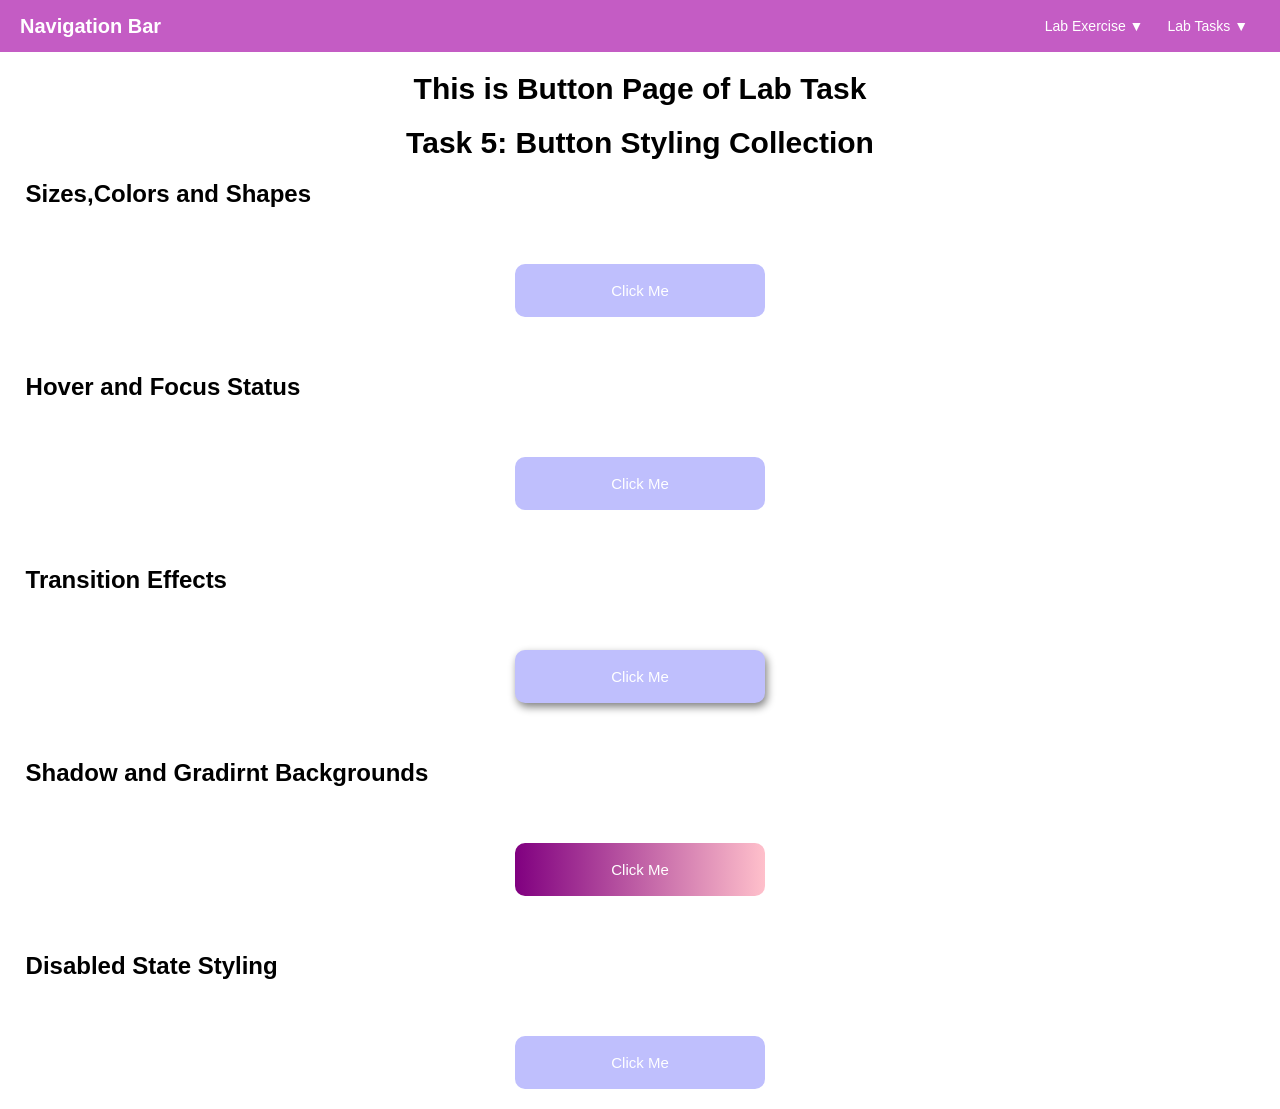
<file: Lab Tasks/buttons.html>
<!DOCTYPE html>
<html lang="en">
<head>
    <meta charset="UTF-8">
    <meta http-equiv="X-UA-Compatible" content="IE=edge">
    <meta name="viewport" content="width=device-width, initial-scale=1.0">
<title>Lab 3 & 4-CSS Fundamentals: Styling and Visual Design-Lab Tasks</title>
    <style>
        * {
        margin: 0;
        padding: 0;
        box-sizing: border-box;
      }
  
      body {
        font-family: Verdana, Geneva, Tahoma, sans-serif;
      }
  
      header {
        display: flex;
        justify-content: space-between;
        align-items: center;
        background: rgb(196, 92, 196);
        color: white;
        padding: 10px 20px;
        position: relative;
      }
  
      header h1 {
        font-size: 20px;
      }
      nav ul {
        display: flex;
        list-style: none;
      }
  
      nav li {
        position: relative;
      }
  
      nav a {
        text-decoration: none;
        color: white;
        padding: 8px 12px;
        display: block;
        font-size: 14px;
        transition: 0.3s;
      }
  
      nav a:hover,
      nav a:focus {
        background: rgba(255, 255, 255, 0.2);
        color: #fff0ff;
      }
  
      /* Dropdown */
      nav li ul {
        position: absolute;
        top: 100%;
        left: 0;
        background: rgb(196, 92, 196);
        list-style: none;
        display: none;
        min-width: 150px;
      }
  
      nav li:hover > ul {
        display: block;
      }
  
      nav li ul li {
        margin: 0;
      }
  
      nav li ul a {
        padding: 10px;
        font-size: 13px;
      }
  
      /* Toggle Button */
      .menu-toggle {
        display: none;
        flex-direction: column;
        cursor: pointer;
      }
  
      .menu-toggle span {
        height: 3px;
        width: 25px;
        background: white;
        margin: 4px 0;
        transition: 0.3s;
      }
      .heading {
        margin: 20px;
        text-align: center;
        font-size: 30px;
      } 
      h2{
        margin-left: 2%;
      }
        /* Button Styling */
        [class^="btn"]{
display:block;
width:90%;
max-width:250px;
margin:20px auto;
padding:18px;
font-size:15px;
border:none;
border-radius:10px;
color:white;
background:rgb(191,191,253);
text-align:center;
cursor:pointer;
transition:0.3s;
}

        .btn1{
background:rgb(191,191,253);
}

.btn2:hover{
background:rgb(8,80,212);
}

.btn2:focus{
outline:3px solid black;
outline-offset:3px;
}
.btn3{
box-shadow:2px 4px 8px gray;
}
.btn3:hover{
transform:scale(1.05);
}

.btn4{
background:linear-gradient(to right,purple,pink);
}

.btn5:disabled{
background:lightgray;
cursor:not-allowed;
opacity:0.6;
}

/* Responsive Design */
@media (max-width: 768px) {
        nav {
          position: absolute;
          top: 60px;
          left: -250px;
          width: 200px;
          background: rgb(196, 92, 196);
          height: calc(100vh - 60px);
          transition: 0.3s;
          overflow-y: auto;
          padding-top: 10px;
          z-index: 1000;
        }
  
        nav ul {
          flex-direction: column;
        }
  
        nav li {
          margin: 0;
        }
  
        nav li ul {
          position: static;
        }
  
        #menu-toggle:checked + nav {
          left: 0;
        }
  
        .menu-toggle {
          display: flex;
        }
        .heading {
        margin: 20px;
        text-align: center;
        font-size: 22px;
      } 
              /* Buttons */

[class^="btn"]{
width:50%;
font-size:16px;
padding:16px;
}

}
  
      </style>
    </head>
    <body>
      <header>
        <h1>Navigation Bar</h1>
        <!-- Toggle Button -->
        <label for="menu-toggle" class="menu-toggle">
          <span></span>
          <span></span>
          <span></span>
        </label>
        <input type="checkbox" id="menu-toggle" style="display:none;" />
    
        <nav>
          <ul>
            <li>
                <a href="#">Lab Exercise ▼</a>
                <ul>
                  <li><a href="/Lab Exercises/index.html">Exercises</a></li>
                </ul>
              </li>
              <li>
                <a href="#">Lab Tasks ▼</a>
                <ul>
                    <li><a href="selectors.html">Selectors</a></li>
                    <li><a href="typography.html">Typography</a></li>
                    <li><a href="background.html">Background</a></li>
                    <li><a href="image.html">Gallery</a></li>
                    <li><a href="buttons.html">Buttons</a></li>
                    <li><a href="form.html">Form</a></li>
                    <li><a href="cards.html">Cards</a></li>
                    <li><a href="navigation-menu.html">Navigation</a></li>
                    <li><a href="transforms.html">Transforms</a></li>
                    <li><a href="effects.html">Effects</a></li>
                    <li><a href="portfolio.html">Portfolio</a></li>
                    <li><a href="course.html">Course Table</a></li>
                </ul>
              </li>
        </nav> 
      </header>
      <h1 class="heading">This is Button Page of Lab Task</h1>
      <h1 class="heading">Task 5: Button Styling Collection</h1>
      <!-- Button Styling Collection -->
      <!-- Different sizes, colors, and shapes -->
      <h2>Sizes,Colors and Shapes</h2><br><br>
      <button class="btn1">Click Me</button><br><br>
      <!-- Hover and Focus States -->
      <h2>Hover and Focus Status</h2><br><br>
      <button class="btn2">Click Me</button><br><br>
      <!-- Transition Effects -->
      <h2>Transition Effects</h2><br><br>
      <button class="btn3">Click Me</button><br><br>
      <!-- Shadow and Gradient Backgrounds -->
      <h2>Shadow and Gradirnt Backgrounds</h2><br><br>
      <button class="btn4">Click Me</button><br><br>
      <!-- Disabled State Styling -->
      <h2>Disabled State Styling</h2><br><br>
      <button class="btn5">Click Me</button>
</body>
</html>
</file>
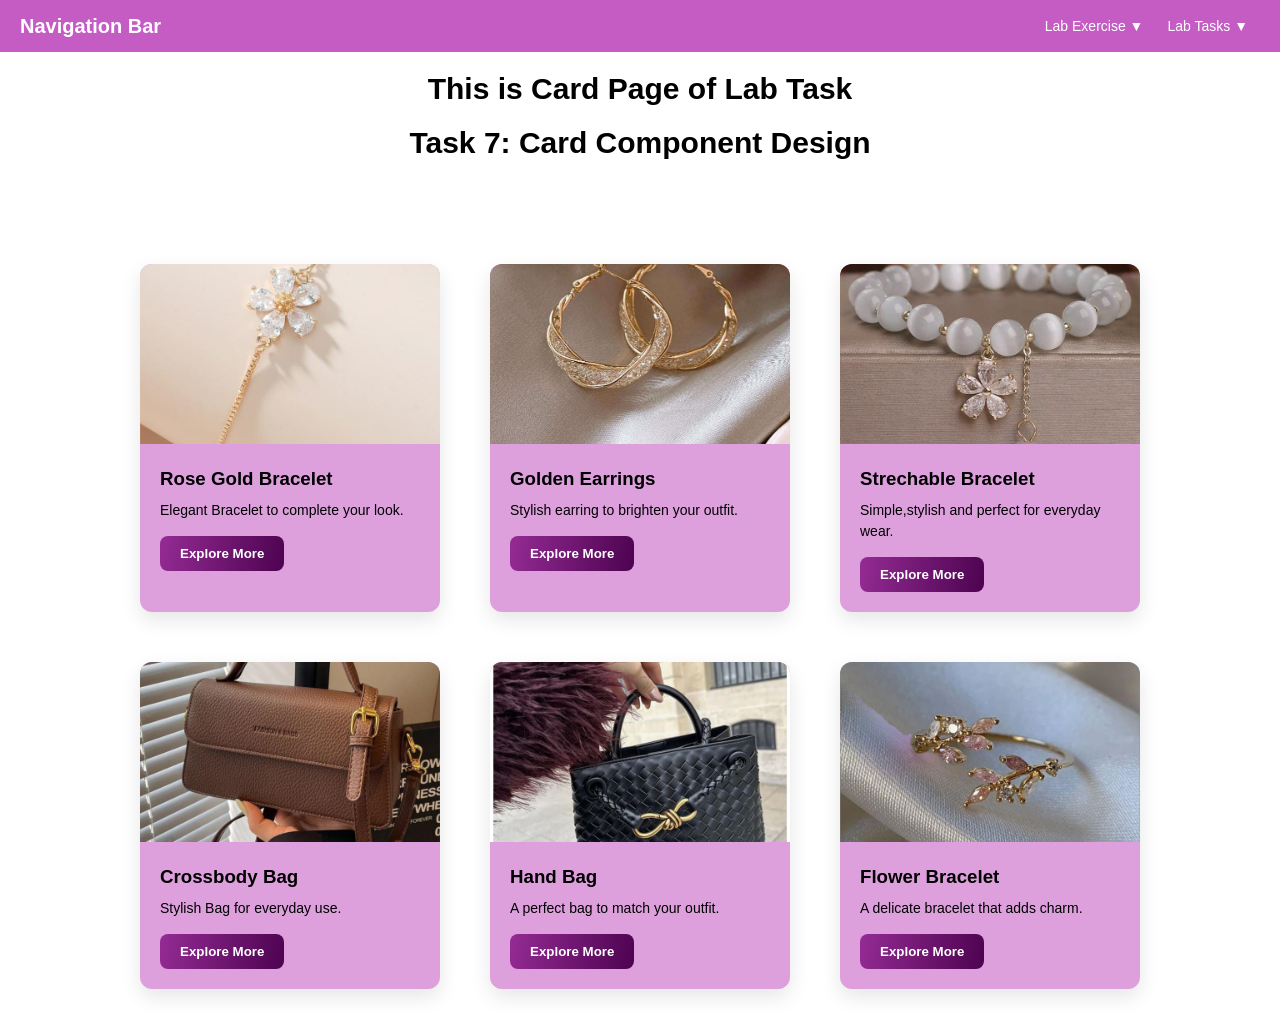
<file: Lab Tasks/cards.html>
<!DOCTYPE html>
<html lang="en">
<head>
    <meta charset="UTF-8">
    <meta http-equiv="X-UA-Compatible" content="IE=edge">
    <meta name="viewport" content="width=device-width, initial-scale=1.0">
<title>Lab 3 & 4-CSS Fundamentals: Styling and Visual Design-Lab Tasks</title>
    <style>
        * {
        margin: 0;
        padding: 0;
        box-sizing: border-box;
      }
  
      body {
        font-family: Verdana, Geneva, Tahoma, sans-serif;
      }
  
      header {
        display: flex;
        justify-content: space-between;
        align-items: center;
        background: rgb(196, 92, 196);
        color: white;
        padding: 10px 20px;
        position: relative;
      }
  
      header h1 {
        font-size: 20px;
      }
      nav ul {
        display: flex;
        list-style: none;
      }
  
      nav li {
        position: relative;
      }
  
      nav a {
        text-decoration: none;
        color: white;
        padding: 8px 12px;
        display: block;
        font-size: 14px;
        transition: 0.3s;
      }
  
      nav a:hover,
      nav a:focus {
        background: rgba(255, 255, 255, 0.2);
        color: #fff0ff;
      }
  
      /* Dropdown */
      nav li ul {
        position: absolute;
        top: 100%;
        left: 0;
        background: rgb(196, 92, 196);
        list-style: none;
        display: none;
        min-width: 150px;
      }
  
      nav li:hover > ul {
        display: block;
      }
  
      nav li ul li {
        margin: 0;
      }
  
      nav li ul a {
        padding: 10px;
        font-size: 13px;
      }
  
      /* Toggle Button */
      .menu-toggle {
        display: none;
        flex-direction: column;
        cursor: pointer;
      }
  
      .menu-toggle span {
        height: 3px;
        width: 25px;
        background: white;
        margin: 4px 0;
        transition: 0.3s;
      }
      .heading {
        margin: 20px;
        text-align: center;
        font-size: 30px;
      }
     
/* Card Component Design */
.cards-container {
  display: flex;
  flex-wrap: wrap;
  justify-content: center;
  gap: 50px; 
  padding: 40px;
  margin-top: 5%;
}

.card {
  background: plum;
  border-radius: 12px;
  box-shadow: 0 8px 20px rgba(0,0,0,0.1);
  overflow: hidden;
  width: 100%;
  max-width: 300px;
}


.card:hover {
  transform: translateY(-5px);
  box-shadow: 0 12px 20px rgba(0,0,0,0.2);
}

.card img {
  width: 100%;
  height: 180px;
  object-fit: cover;
}

.card-content {
  padding: 20px;
  font-family: Verdana, Geneva, Tahoma, sans-serif;
}

.card-content h3 {
  margin-bottom: 10px;
  color: black;
}

.card-content p {
  margin-bottom: 15px;
  color: black;
  font-size: 14px;
  line-height: 1.5;
}

.card-btn {
  padding: 10px 20px;
  background: linear-gradient(100deg, #942b94, #4d0350);
  border: none;
  border-radius: 8px;
  color: #fff;
  font-weight: bold;
  cursor: pointer;
  transition: all 0.3s ease;
}

.card-btn:hover {
  transform: translateY(-2px);
  box-shadow: 0 6px 12px rgba(183, 76, 204, 0.3)
}

/* Responsive Design */
@media (max-width: 768px) {
        nav {
          position: absolute;
          top: 60px;
          left: -250px;
          width: 200px;
          background: rgb(196, 92, 196);
          height: calc(100vh - 60px);
          transition: 0.3s;
          overflow-y: auto;
          padding-top: 10px;
          z-index: 1000;
        }
  
        nav ul {
          flex-direction: column;
        }
  
        nav li {
          margin: 0;
        }
  
        nav li ul {
          position: static;
        }
  
        #menu-toggle:checked + nav {
          left: 0;
        }
  
        .menu-toggle {
          display: flex;
        }
        .heading {
        margin: 20px;
        text-align: center;
        font-size: 22px;
      }
      .cards-container{
display:grid;
grid-template-columns:repeat(auto-fit,minmax(250px,1fr));
gap:30px;
padding:30px;
}
      .card{
max-width:90%;
}

.card img{
height:160px;
}

.card-content{
padding:15px;
}

}
      </style>
    </head>
    <body>
      <header>
        <h1>Navigation Bar</h1>
        <!-- Toggle Button -->
        <label for="menu-toggle" class="menu-toggle">
          <span></span>
          <span></span>
          <span></span>
        </label>
        <input type="checkbox" id="menu-toggle" style="display:none;" />
    
        <nav>
          <ul>
            <li>
                <a href="#">Lab Exercise ▼</a>
                <ul>
                  <li><a href="/Lab Exercises/index.html">Exercises</a></li>
                </ul>
              </li>
              <li>
                <a href="#">Lab Tasks ▼</a>
                <ul>
                    <li><a href="selectors.html">Selectors</a></li>
                    <li><a href="typography.html">Typography</a></li>
                    <li><a href="background.html">Background</a></li>
                    <li><a href="image.html">Gallery</a></li>
                    <li><a href="buttons.html">Buttons</a></li>
                    <li><a href="form.html">Form</a></li>
                    <li><a href="cards.html">Cards</a></li>
                    <li><a href="navigation-menu.html">Navigation</a></li>
                    <li><a href="transforms.html">Transforms</a></li>
                    <li><a href="effects.html">Effects</a></li>
                    <li><a href="portfolio.html">Portfolio</a></li>
                    <li><a href="course.html">Course Table</a></li>
                </ul>
              </li>
        </nav> 
      </header>
  
      <h1 class="heading">This is Card Page of Lab Task</h1>
      <h1 class="heading">Task 7: Card Component Design</h1>
      <!-- Card Component Design -->
      <div class="cards-container">
        <div class="card">
          <img src="images/card1.jpg" alt="Bracelet">
          <div class="card-content">
            <h3>Rose Gold Bracelet</h3>
            <p>Elegant Bracelet to complete your look.</p>
            <button class="card-btn">Explore More</button>
          </div>
        </div>
      
        <div class="card">
          <img src="images/card2.jpg" alt="Earrings">
          <div class="card-content">
            <h3>Golden Earrings</h3>
            <p>Stylish earring to brighten your outfit.</p>
            <button class="card-btn">Explore More</button>
          </div>
        </div>
      
        <div class="card">
          <img src="images/card3.jpg" alt="Stretch-Bracelet">
          <div class="card-content">
            <h3>Strechable Bracelet</h3>
            <p>Simple,stylish and perfect for everyday wear.</p>
            <button class="card-btn">Explore More</button>
          </div>
        </div>
        <div class="card">
            <img src="images/card4.jpg" alt="Brown Bag">
            <div class="card-content">
              <h3>Crossbody Bag</h3>
              <p>Stylish Bag for everyday use.</p>
              <button class="card-btn">Explore More</button>
            </div>
          </div>
          <div class="card">
            <img src="images/card5.jpg" alt="Black Bag">
            <div class="card-content">
              <h3>Hand Bag</h3>
              <p>A perfect bag to match your outfit.</p>
              <button class="card-btn">Explore More</button>
            </div>
          </div>
          <div class="card">
            <img src="images/card6.jpg" alt="Flower-Bracelet">
            <div class="card-content">
              <h3>Flower Bracelet</h3>
              <p>A delicate bracelet that adds charm.</p>
              <button class="card-btn">Explore More</button>
            </div>
          </div>
      </div>
</body>
</html>
</file>
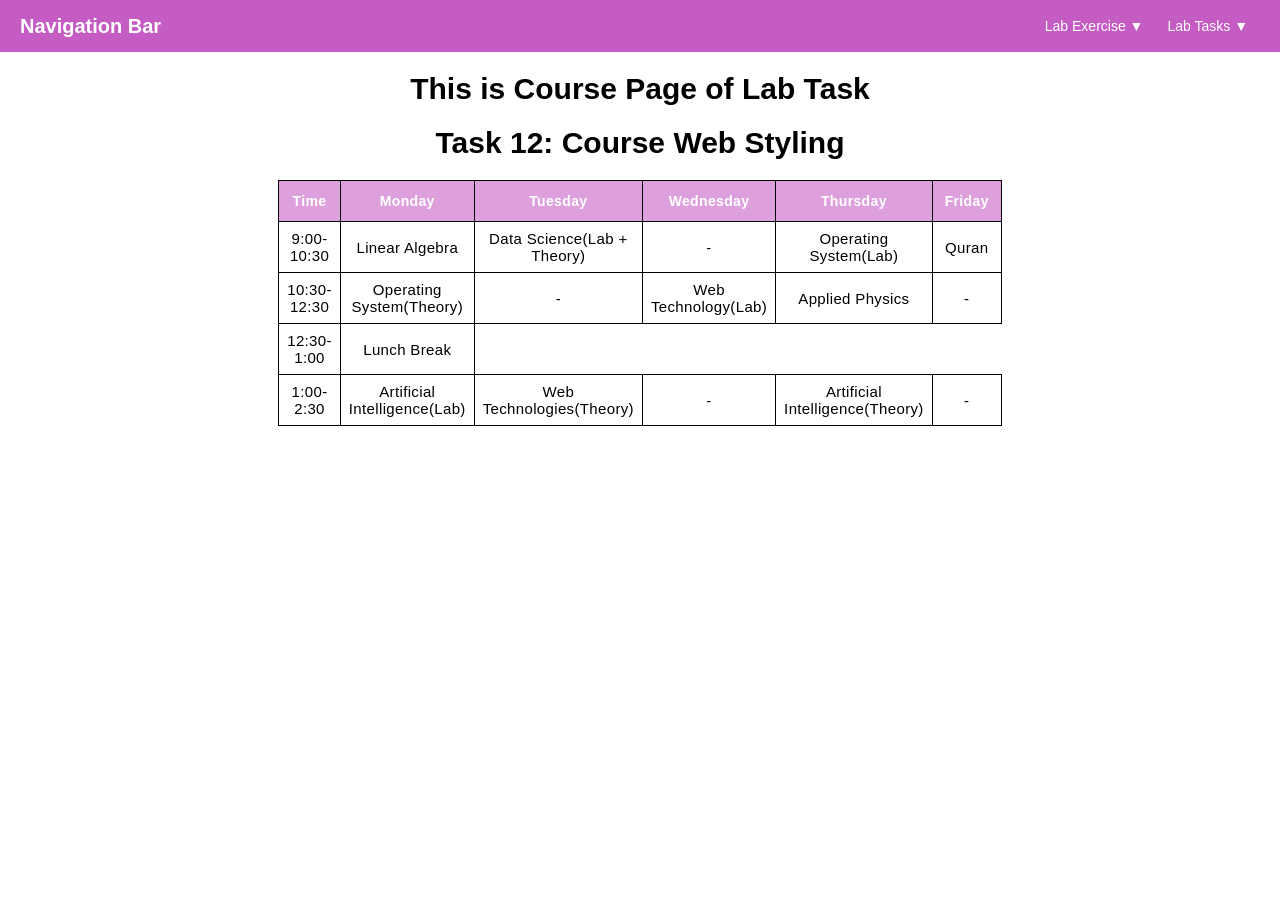
<file: Lab Tasks/course.html>
<!DOCTYPE html>
<html lang="en">
<head>
  <meta charset="UTF-8" />
  <meta http-equiv="X-UA-Compatible" content="IE=edge" />
  <meta name="viewport" content="width=device-width, initial-scale=1.0" />
  <title>Lab 3 & 4 - CSS Fundamentals: Styling and Visual Design-Lab Tasks </title>
  <style>
   
   * {
      margin: 0;
      padding: 0;
      box-sizing: border-box;
    }

    body {
      font-family: Verdana, Geneva, Tahoma, sans-serif;
    }

    header {
      display: flex;
      justify-content: space-between;
      align-items: center;
      background: rgb(196, 92, 196);
      color: white;
      padding: 10px 20px;
      position: relative;
    }

    header h1 {
      font-size: 20px;
    }
    nav ul {
      display: flex;
      list-style: none;
    }

    nav li {
      position: relative;
    }

    nav a {
      text-decoration: none;
      color: white;
      padding: 8px 12px;
      display: block;
      font-size: 14px;
      transition: 0.3s;
    }

    nav a:hover,
    nav a:focus {
      background: rgba(255, 255, 255, 0.2);
      color: #fff0ff;
    }

    /* Dropdown */
    nav li ul {
      position: absolute;
      top: 100%;
      left: 0;
      background: rgb(196, 92, 196);
      list-style: none;
      display: none;
      min-width: 150px;
    }

    nav li:hover > ul {
      display: block;
    }

    nav li ul li {
      margin: 0;
    }

    nav li ul a {
      padding: 10px;
      font-size: 13px;
    }

    /* Toggle Button */
    .menu-toggle {
      display: none;
      flex-direction: column;
      cursor: pointer;
    }

    .menu-toggle span {
      height: 3px;
      width: 25px;
      background: white;
      margin: 4px 0;
      transition: 0.3s;
    }
    .heading {
      margin: 20px;
      text-align: center;
      font-size: 30px;
    }
    /* Course Web Styling */
.table-conatainer{
    margin: 40px auto 0;
    padding: 0 10%;
}
.table{
    width:50%;
    border-collapse: collapse;
    margin-top: 50%;
    margin: 20px auto;
}
.table thead{
    background-color: plum;
    
}
.table thead tr th{
    font-size: 14px;
    font-weight: 600;
letter-spacing: 0.35px;
color:white;
opacity: 1;
padding: 12px;
vertical-align: top;
border: 1px solid black;
}.table tbody tr td{
    font-size: 15px;
    font-weight: normal;
letter-spacing: 0.35px;
color:black;
padding: 8px;
text-align: center;
border: 1px solid black;
}

    /* Responsive Design */
    @media (max-width: 768px) {
      nav {
        position: absolute;
        top: 60px;
        left: -250px; 
        width: 200px;
        background: rgb(196, 92, 196);
        height: calc(100vh - 60px);
        transition: 0.3s;
        overflow-y: auto;
        padding-top: 10px;
        z-index: 1000;
      }

      nav ul {
        flex-direction: column;
      }

      nav li {
        margin: 0;
      }

      nav li ul {
        position: static;
      }
      #menu-toggle:checked + nav {
        left: 0;
      }

      .menu-toggle {
        display: flex;
      }
      .heading {
      margin: 20px;
      text-align: center;
      font-size: 22px;
  
}
.table thead {
        display:none ;
  }
.table,.table tbody,.table tr,.table td{
    display: block;
    width:98%;
    margin: auto;
}
.table tr{
    margin-bottom: 15px;
}
.table tbody tr td{
    text-align: right;
    padding-left:50%;
    position: relative;
}
.table td::before{
    content: attr(data-label);
    position: absolute;
    left:0;
    width: 50%;
    padding-left:10px;
    font-weight: 600;
    font-size: 15px;
    text-align: left;
}

}

  </style>
</head>
<body>
  <header>
    <h1>Navigation Bar</h1>
    <!-- Toggle Button -->
    <label for="menu-toggle" class="menu-toggle">
      <span></span>
      <span></span>
      <span></span>
    </label>
    <input type="checkbox" id="menu-toggle" style="display:none;" />

    <nav>
      <ul>
        <li>
            <a href="#">Lab Exercise ▼</a>
            <ul>
              <li><a href="/Lab Exercises/index.html">Exercises</a></li>
            </ul>
          </li>
          <li>
            <a href="#">Lab Tasks ▼</a>
            <ul>
                <li><a href="selectors.html">Selectors</a></li>
                <li><a href="typography.html">Typography</a></li>
                <li><a href="background.html">Background</a></li>
                <li><a href="image.html">Gallery</a></li>
                <li><a href="buttons.html">Buttons</a></li>
                <li><a href="form.html">Form</a></li>
                <li><a href="cards.html">Cards</a></li>
                <li><a href="navigation-menu.html">Navigation</a></li>
                <li><a href="transforms.html">Transforms</a></li>
                <li><a href="effects.html">Effects</a></li>
                <li><a href="portfolio.html">Portfolio</a></li>
                <li><a href="course.html">Course Table</a></li>
            </ul>
          </li>
    </nav> 
  </header>

  <h1 class="heading">This is Course Page of Lab Task</h1>
  <h1 class="heading">Task 12: Course Web Styling</h1>
  <!-- Course Web Styling -->
  <div class="table-container">
    <table class="table">
      <thead>
        <tr>
          <th>Time</th>
          <th>Monday</th>
          <th>Tuesday</th>
          <th>Wednesday</th>
          <th>Thursday</th>
          <th>Friday</th>
        </tr>
      </thead>
        <tbody>
          <tr>
              <td data-label="Time">9:00-10:30</td>
              <td data-label="Monday">Linear Algebra</td>
              <td data-label="Tuesday">Data Science(Lab + Theory)</td>
              <td data-label="Wednesday">-</td>
              <td data-label="Thursday">Operating System(Lab)</td>
              <td data-label="Friday">Quran</td>
            </tr>
            <tr>
              <td data-label="Time">10:30-12:30</td>
              <td data-label="Monday">Operating System(Theory)</td>
              <td data-label="Tuesday">-</td>
              <td data-label="Wednesday">Web Technology(Lab)</td>
              <td data-label="Thursday">Applied Physics</td>
              <td data-label="Friday">-</td>
            </tr>
            <tr>
              <td data-label="Time">12:30-1:00</td>
              <td data-label="Break">Lunch Break</td>
            </tr>
            <tr>
              <td data-label="Time">1:00-2:30</td>
              <td data-label="Monday ">Artificial Intelligence(Lab)</td>
              <td data-label="Tuesday">Web Technologies(Theory)</td>
              <td data-label="Wednesday">-</td>
              <td data-label="Thurday">Artificial Intelligence(Theory)</td>
              <td data-label="Friday">-</td>
            </tr>
            </tbody>
    </table>
  </div>
</body>
</html>
</file>
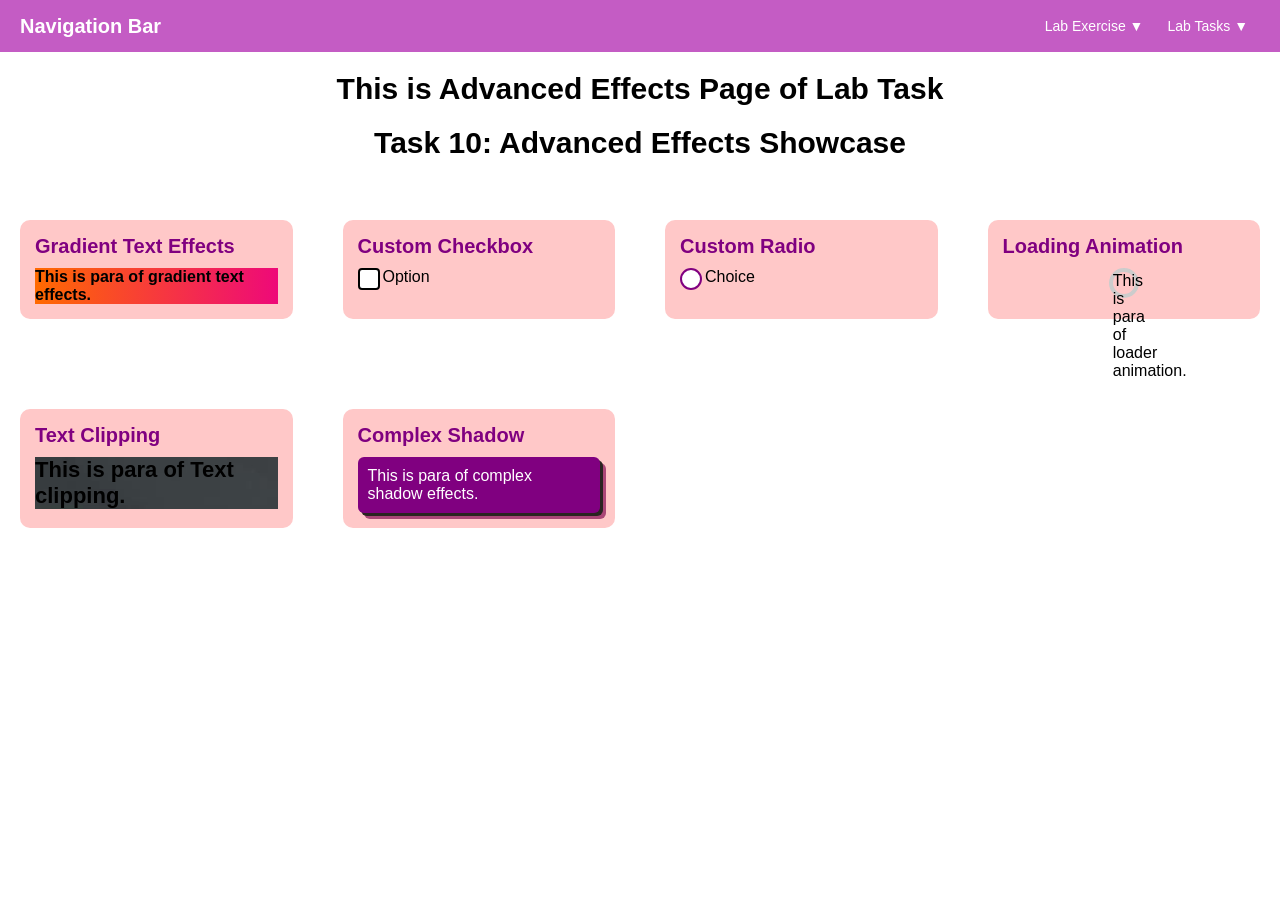
<file: Lab Tasks/effects.html>
<!DOCTYPE html>
<html lang="en">
<head>
    <meta charset="UTF-8">
    <meta http-equiv="X-UA-Compatible" content="IE=edge">
    <meta name="viewport" content="width=device-width, initial-scale=1.0">
<title>Lab 3 & 4-CSS Fundamentals: Styling and Visual Design-Lab Tasks</title>
<style>
 * {
        margin: 0;
        padding: 0;
        box-sizing: border-box;
      }
  
      body {
        font-family: Verdana, Geneva, Tahoma, sans-serif;
      }
  
      header {
        display: flex;
        justify-content: space-between;
        align-items: center;
        background: rgb(196, 92, 196);
        color: white;
        padding: 10px 20px;
        position: relative;
      }
  
      header h1 {
        font-size: 20px;
      }
      nav ul {
        display: flex;
        list-style: none;
      }
  
      nav li {
        position: relative;
      }
  
      nav a {
        text-decoration: none;
        color: white;
        padding: 8px 12px;
        display: block;
        font-size: 14px;
        transition: 0.3s;
      }
  
      nav a:hover,
      nav a:focus {
        background: rgba(255, 255, 255, 0.2);
        color: #fff0ff;
      }
  
      /* Dropdown */
      nav li ul {
        position: absolute;
        top: 100%;
        left: 0;
        background: rgb(196, 92, 196);
        list-style: none;
        display: none;
        min-width: 150px;
      }
  
      nav li:hover > ul {
        display: block;
      }
  
      nav li ul li {
        margin: 0;
      }
  
      nav li ul a {
        padding: 10px;
        font-size: 13px;
      }
  
      /* Toggle Button */
      .menu-toggle {
        display: none;
        flex-direction: column;
        cursor: pointer;
      }
  
      .menu-toggle span {
        height: 3px;
        width: 25px;
        background: white;
        margin: 4px 0;
        transition: 0.3s;
      }
      .heading {
      margin: 20px;
      text-align: center;
      font-size: 30px;
    }
      /* Advanced Effects Showcase */
  /* Grid */
.effects {
  
  display: grid;
  grid-template-columns: repeat(auto-fit, minmax(220px, 1fr));
  gap: 50px;
  padding: 20px;

}


/* Card Style */
.card {
  background: rgb(255, 200, 200);
  padding: 15px;
  border-radius: 10px;
  width: 100%;
  margin: 20px auto;
}

.card:hover {
  background-color: rgb(182, 118, 118);
  transform: translateY(-5px);
  box-shadow: 0 8px 15px rgba(0,0,0,0.2);
}
.card h3 {
  margin-bottom: 10px;
  color: purple;
  font-size: 20px;
}
.gradient { 
  background: linear-gradient(90deg, #ff6a00, #ee0979);
  font-weight: bold;
}

/* Custom Checkbox */
.checkbox input { display: none; }
.checkbox label {
  position: relative;
  padding-left: 25px;
  cursor: pointer;
}
.checkbox label::before {
  content: "";
  position: absolute; left:0; top:0;
  width:18px; height:18px; border:2px solid black;
  border-radius:4px; background:white;
}
/* Custom Radio */
.radio input { display:none; }
.radio label { position: relative; padding-left:25px; cursor:pointer; }
.radio label::before {
  content:""; position:absolute; left:0; top:0;
  width:18px; height:18px; border:2px solid purple;
  border-radius:50%; background:white;
}

.loader {
  width:30px; height:30px;
  border:4px solid #ccc; 
  border-radius:50%;
  margin: 0 auto; 
  animation: spin 1s linear infinite;
}
@keyframes spin { 0%{transform:rotate(0deg);}50%{transform:rotate(180deg);} }


/* 5. Text clipping */
.text-clip {
  font-weight:bold;
  font-size:22px;
  background-image:url('images/bg1.jpg');
}

/* 6. Complex Shadow */
.shadow {
  color:#fff; background:purple;
  padding:10px; border-radius:6px;
  box-shadow: 3px 3px 0 #292421,6px 6px 0 #aa4777;
}

/* Responsive Design */
@media (max-width: 768px) {
        nav {
          position: absolute;
          top: 60px;
          left: -250px;
          width: 200px;
          background: rgb(196, 92, 196);
          height: calc(100vh - 60px);
          transition: 0.3s;
          overflow-y: auto;
          padding-top: 10px;
          z-index: 1000;
        }
  
        nav ul {
          flex-direction: column;
        }
  
        nav li {
          margin: 0;
        }
  
        nav li ul {
          position: static;
        }
  
        #menu-toggle:checked + nav {
          left: 0;
        }
  
        .menu-toggle {
          display: flex;
        }
      
      .heading {
        margin: 20px;
        text-align: center;
        font-size: 22px;
      }
  .effects {
    grid-template-columns: 1fr; 
    padding: 10px;
    gap: 15px;
  }
  
  .card {
    padding: 10px;
  }

  .card h3 {
    font-size: 18px;
  }

  .gradient{
    font-size: 16px;
  }
}
</style>
</head>
<header>
  <h1>Navigation Bar</h1>
  <!-- Toggle Button -->
  <label for="menu-toggle" class="menu-toggle">
    <span></span>
    <span></span>
    <span></span>
  </label>
  <input type="checkbox" id="menu-toggle" style="display:none;" />

  <nav>
    <ul>
      <li>
          <a href="#">Lab Exercise ▼</a>
          <ul>
            <li><a href="/Lab Exercises/index.html">Exercises</a></li>
          </ul>
        </li>
        <li>
          <a href="#">Lab Tasks ▼</a>
          <ul>
              <li><a href="selectors.html">Selectors</a></li>
              <li><a href="typography.html">Typography</a></li>
              <li><a href="background.html">Background</a></li>
              <li><a href="image.html">Gallery</a></li>
              <li><a href="buttons.html">Buttons</a></li>
              <li><a href="form.html">Form</a></li>
              <li><a href="cards.html">Cards</a></li>
              <li><a href="navigation-menu.html">Navigation</a></li>
              <li><a href="transforms.html">Transforms</a></li>
              <li><a href="effects.html">Effects</a></li>
              <li><a href="portfolio.html">Portfolio</a></li>
              <li><a href="course.html">Course Table</a></li>
          </ul>
        </li>
  </nav> 
</header>

<h1 class="heading">This is Advanced Effects Page of Lab Task</h1>
<h1 class="heading">Task 10: Advanced Effects Showcase</h1>

<!-- Advanced Effects Showcase -->
<div class="effects">

    <!-- Gradient Text -->
    <div class="card">
      <h3>Gradient Text Effects</h3>
      <p class="gradient">This is para of gradient text effects.</p>
    </div>
    <!-- Custom checkboxes and radio buttons -->
    <!-- Custom Checkbox -->
    <div class="card checkbox">
      <h3>Custom Checkbox</h3>
      <input type="checkbox" id="checkbox"><label for="checkbox">Option</label>
    </div>
  
    <!-- Custom Radio -->
    <div class="card radio">
      <h3>Custom Radio</h3>
      <input type="radio" name="radio" id="radio"><label for="radio">Choice</label>
    </div>
    <!-- Loading Animations using CSS -->
    <div class="card">
      <h3>Loading Animation</h3>
      <p class="loader">This is para of loader animation.</p>
    </div>
  
    <!-- Text Clipping with Background Images -->
    <div class="card">
      <h3>Text Clipping</h3>
      <p class="text-clip">This is para of Text clipping.</p>
    </div>
  
    <!-- Complex Shadow Effects -->
    <div class="card">
      <h3>Complex Shadow</h3>
      <p class="shadow">This is para of complex shadow effects.</p>
    </div>
  
  </div>
  
</body>
</html>
</file>
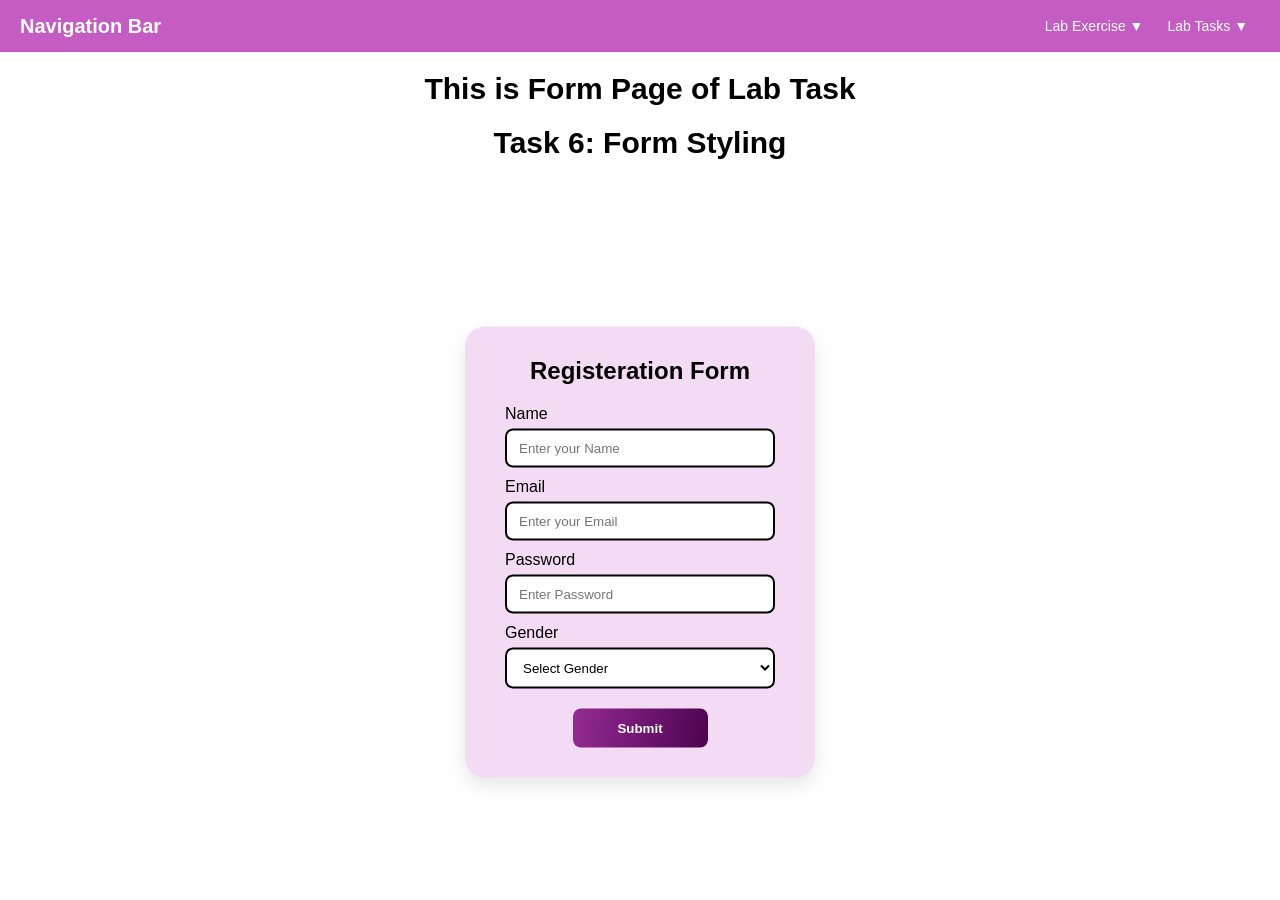
<file: Lab Tasks/form.html>
<!DOCTYPE html>
<html lang="en">
<head>
    <meta charset="UTF-8">
    <meta http-equiv="X-UA-Compatible" content="IE=edge">
    <meta name="viewport" content="width=device-width, initial-scale=1.0">
<title>Lab 3 & 4-CSS Fundamentals: Styling and Visual Design-Lab Tasks</title>
    <style>
        * {
        margin: 0;
        padding: 0;
        box-sizing: border-box;
      }
  
      body {
        font-family: Verdana, Geneva, Tahoma, sans-serif;
      }
  
      header {
        display: flex;
        justify-content: space-between;
        align-items: center;
        background: rgb(196, 92, 196);
        color: white;
        padding: 10px 20px;
        position: relative;
      }
  
      header h1 {
        font-size: 20px;
      }
      nav ul {
        display: flex;
        list-style: none;
      }
  
      nav li {
        position: relative;
      }
  
      nav a {
        text-decoration: none;
        color: white;
        padding: 8px 12px;
        display: block;
        font-size: 14px;
        transition: 0.3s;
      }
  
      nav a:hover,
      nav a:focus {
        background: rgba(255, 255, 255, 0.2);
        color: #fff0ff;
      }
  
      /* Dropdown */
      nav li ul {
        position: absolute;
        top: 100%;
        left: 0;
        background: rgb(196, 92, 196);
        list-style: none;
        display: none;
        min-width: 150px;
      }
  
      nav li:hover > ul {
        display: block;
      }
  
      nav li ul li {
        margin: 0;
      }
  
      nav li ul a {
        padding: 10px;
        font-size: 13px;
      }
  
      /* Toggle Button */
      .menu-toggle {
        display: none;
        flex-direction: column;
        cursor: pointer;
      }
  
      .menu-toggle span {
        height: 3px;
        width: 25px;
        background: white;
        margin: 4px 0;
        transition: 0.3s;
      }
      .heading {
      margin: 20px;
      text-align: center;
      font-size: 30px;
    }
       /* Form container */
.form-container { 
    /* position: absolute; */
    top: 50%;
    left: 50%;
    transform: translate(-50%, -50%);
    background: rgb(243, 220, 243);
    padding: 30px 40px;
    border-radius: 20px;
    box-shadow: 0 8px 20px rgba(0,0,0,0.1);
    width: 350px;
    margin-top: 8%;
    position: absolute;

}
.form-container h2 { 
  text-align: center; 
  margin-bottom: 20px; 
  color: black; 
}
/* Form groups */
.form-box{
  margin-bottom: 10px;
  position: relative;
}

label {
  display: block;
  margin-bottom: 6px;
  color: black;
}
input, select {
  width: 100%;
  padding: 10px 12px;
  border: 2px solid black;
  background-color: white;
  border-radius: 8px;
  outline: none;
  transition: all 0.3s ease;
}

input:focus, select:focus {
  border-color: #007bff;
  box-shadow: 0 0 6px rgba(0,123,255,0.3);
}

/* Error state */
input.error, select.error {
  border-color: #e74c3c;
}

small.error {
  color: #e74c3c;
  display: none;
  position: absolute;
  bottom: -18px;
  left: 0;
  font-size: 12px;
}

/* Success state */
.success-message {
  color: #27ae60;
  text-align: center;
  margin-top: 15px;
  display: none;
}

/* Buttons */
.btn {
  display: block;        
  margin: 20px auto 0;  
  padding: 12px ;
  width: 50%;
  background:  linear-gradient(100deg, #942b94, #4d0350);
  border: none;
  border-radius: 8px;
  color: #fff;
  font-weight: bold;
  cursor: pointer;
}

.btn:hover {
  transform: translateY(-2px);
  box-shadow: 0 6px 12px rgba(183, 76, 204, 0.3);
}
/* Responsive Design */
@media (max-width: 768px) {
        nav {
          position: absolute;
          top: 60px;
          left: -250px;
          width: 200px;
          background: rgb(196, 92, 196);
          height: calc(100vh - 60px);
          transition: 0.3s;
          overflow-y: auto;
          padding-top: 10px;
          z-index: 1000;
        }
  
        nav ul {
          flex-direction: column;
        }
  
        nav li {
          margin: 0;
        }
  
        nav li ul {
          position: static;
        }
  
        #menu-toggle:checked + nav {
          left: 0;
        }
  
        .menu-toggle {
          display: flex;
        }
        .heading {
      margin: 20px;
      text-align: center;
      font-size: 22px;
    }
    
  .form-container {
        position: relative; 
        top: auto;
        left: auto;
        transform: none;
        width: 80%; 
        padding: 20px;
        margin: 20px auto; 
    }
  
  input, select {
      padding: 8px 10px;
  }
  .btn {
        width: 100%; 
        padding: 10px;
    }
    .form-container h2 {
        font-size: 18px; 
    }
      }
    
      </style>
    </head>
    <body>
      <header>
        <h1>Navigation Bar</h1>
        <!-- Toggle Button -->
        <label for="menu-toggle" class="menu-toggle">
          <span></span>
          <span></span>
          <span></span>
        </label>
        <input type="checkbox" id="menu-toggle" style="display:none;" />
    
        <nav>
          <ul>
            <li>
                <a href="#">Lab Exercise ▼</a>
                <ul>
                  <li><a href="/Lab Exercises/index.html">Exercises</a></li>
                </ul>
              </li>
              <li>
                <a href="#">Lab Tasks ▼</a>
                <ul>
                    <li><a href="selectors.html">Selectors</a></li>
                    <li><a href="typography.html">Typography</a></li>
                    <li><a href="background.html">Background</a></li>
                    <li><a href="image.html">Gallery</a></li>
                    <li><a href="buttons.html">Buttons</a></li>
                    <li><a href="form.html">Form</a></li>
                    <li><a href="cards.html">Cards</a></li>
                    <li><a href="navigation-menu.html">Navigation</a></li>
                    <li><a href="transforms.html">Transforms</a></li>
                    <li><a href="effects.html">Effects</a></li>
                    <li><a href="portfolio.html">Portfolio</a></li>
                    <li><a href="course.html">Course Table</a></li>
                </ul>
              </li>
        </nav> 
      </header>
  
      <h1 class="heading">This is Form Page of Lab Task</h1>
    <h1 class="heading">Task 6: Form Styling</h1>
  <!-- Form Styling -->
    <div class="form-container">
        <h2>Registeration Form</h2>
        <form class="form">
            <div class="form-box">
                <label for="name">Name</label>
                <input type="text" id="name" placeholder="Enter your Name">
                <small class="error">Name is required</small>
            </div>
            <div class="form-box">
                <label for="email">Email</label>
                <input type="email" id="email" placeholder="Enter your Email">
                <small class="error">Email is required</small>
            </div>
            <div class="form-box">
                <label for="password">Password</label>
                <input type="password" id="password" placeholder="Enter Password">
                <small class="error">Password must be 6+ characters</small>
            </div>
            <div class="form-box">
                <label for="gender">Gender</label>
                <select id="gender">
                    <option value="">Select Gender</option>
                    <option value="male">Male</option>
                    <option value="female">Female</option>
                    <option value="other">Other</option>
                </select>
            </div>
            <!-- Submit -->
      <button type="submit" class="btn">Submit</button>
      
      <!-- Success message -->
      <p class="success-message">Registration Successfully!</p>
        </form>
    </div>
</body>
</html>
</file>
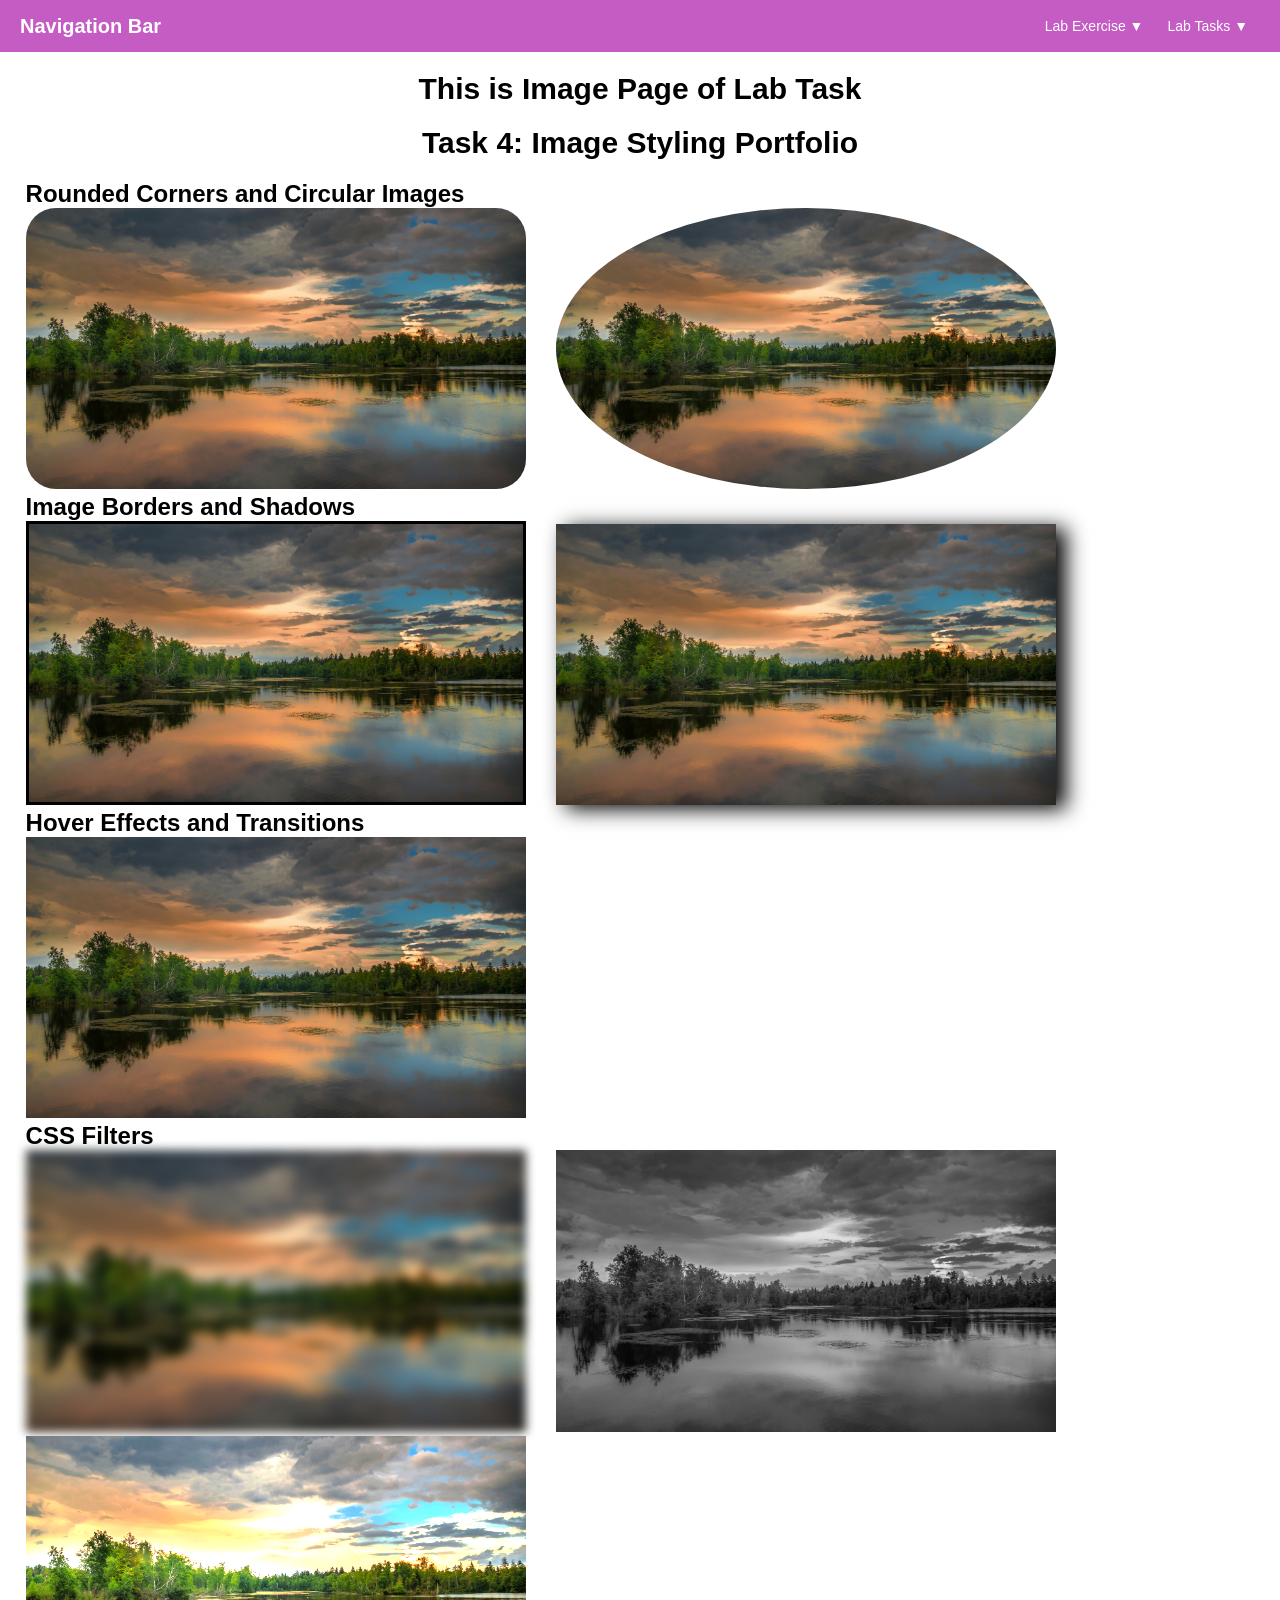
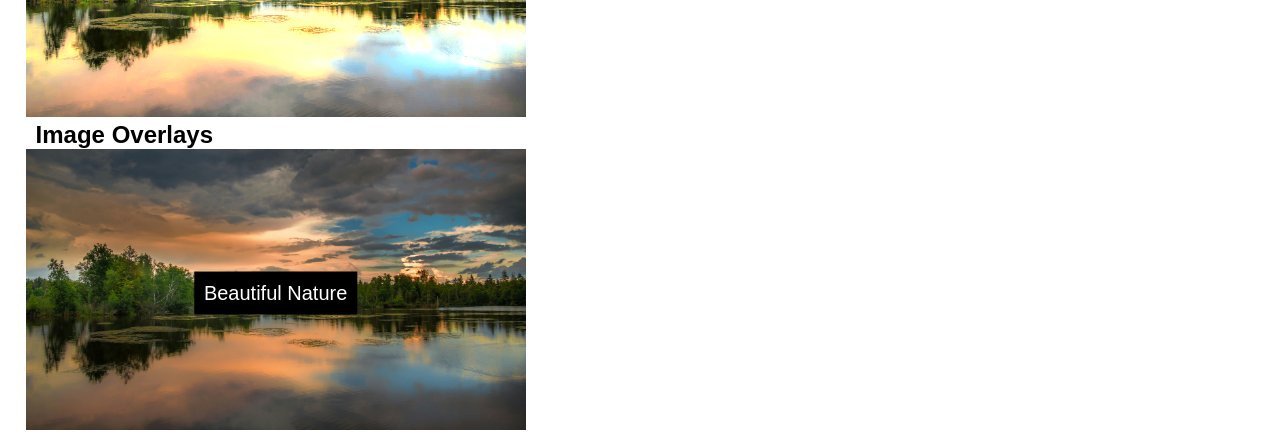
<file: Lab Tasks/image.html>
<!DOCTYPE html>
<html lang="en">
<head>
    <meta charset="UTF-8">
    <meta http-equiv="X-UA-Compatible" content="IE=edge">
    <meta name="viewport" content="width=device-width, initial-scale=1.0">
<title>Lab 3 & 4-CSS Fundamentals: Styling and Visual Design-Lab Tasks</title>
    <style>
         * {
        margin: 0;
        padding: 0;
        box-sizing: border-box;
      }
  
      body {
        font-family: Verdana, Geneva, Tahoma, sans-serif;
      }
  
      header {
        display: flex;
        justify-content: space-between;
        align-items: center;
        background: rgb(196, 92, 196);
        color: white;
        padding: 10px 20px;
        position: relative;
      }
  
      header h1 {
        font-size: 20px;
      }
      nav ul {
        display: flex;
        list-style: none;
      }
  
      nav li {
        position: relative;
      }
  
      nav a {
        text-decoration: none;
        color: white;
        padding: 8px 12px;
        display: block;
        font-size: 14px;
        transition: 0.3s;
      }
  
      nav a:hover,
      nav a:focus {
        background: rgba(255, 255, 255, 0.2);
        color: #fff0ff;
      }
  
      /* Dropdown */
      nav li ul {
        position: absolute;
        top: 100%;
        left: 0;
        background: rgb(196, 92, 196);
        list-style: none;
        display: none;
        min-width: 150px;
      }
  
      nav li:hover > ul {
        display: block;
      }
  
      nav li ul li {
        margin: 0;
      }
  
      nav li ul a {
        padding: 10px;
        font-size: 13px;
      }
  
      /* Toggle Button */
      .menu-toggle {
        display: none;
        flex-direction: column;
        cursor: pointer;
      }
  
      .menu-toggle span {
        height: 3px;
        width: 25px;
        background: white;
        margin: 4px 0;
        transition: 0.3s;
      }
      .heading {
      margin: 20px;
      text-align: center;
      font-size: 30px;
    }
     h2{
      margin-left: 2%;
     } 
    /* Image Styling Portfolio */
    /* Rounded Corners and Circular Images */
    img{
   
    width: 100%;
    max-width: 500px; 
    height: auto;

}
/* Rounded Corners */
    .rounded{
        border-radius: 30px;
        margin-left: 2%;
    }
    /* Circlular Images */
    .circle{
        border-radius: 50%;
        margin-left: 2%;
    }
    /* Image Borders and Shadows */
    .border-img{
border:3px solid black;
margin-left: 2%;
}
.shadow-img{
box-shadow:10px 4px 20px black;
margin-left: 2%;
}
/* Hover Effects and Transitions */
.hover-img{
transition: 0.8s;
margin-left: 2%;
}

.hover-img:hover{
transform:scale(1.2);
}
/* CSS Filters */
.blur{
filter:blur(5px);
margin-left: 2%;
}

.grayscale{
filter:grayscale(150%);
margin-left: 2%;
}

.brightness{
filter:brightness(200%);
margin-left: 2%;
}
.overlay-container{
    position: relative;
    width: 100%;
    max-width: 500px; 
    margin-left: 2%;
}

.overlay-image{
width:100%;
}

.overlay-text{
position:absolute;
top:55%;
left:50%;
transform: translate(-50%,-50%);
color:white;
font-size:20px;
background:black;
padding:10px;

}

/* Responsive Design */
@media (max-width: 768px) {
        nav {
          position: absolute;
          top: 60px;
          left: -250px;
          width: 200px;
          background: rgb(196, 92, 196);
          height: calc(100vh - 60px);
          transition: 0.3s;
          overflow-y: auto;
          padding-top: 10px;
          z-index: 1000;
        }
  
        nav ul {
          flex-direction: column;
        }
  
        nav li {
          margin: 0;
        }
  
        nav li ul {
          position: static;
        }
  
        #menu-toggle:checked + nav {
          left: 0;
        }
  
        .menu-toggle {
          display: flex;
        }
        .heading {
        margin: 20px;
        text-align: center;
        font-size: 22px;
      }
      .rounded,
.circle,
.border-img,
.shadow-img,
.hover-img,
.blur,
.grayscale,
.brightness{
    margin-left:0;
}

      .overlay-text {
    font-size: 16px;
    padding: 8px;
}
      }

     
    </style>
</head>
<body>
    <header>
        <h1>Navigation Bar</h1>
        <!-- Toggle Button -->
        <label for="menu-toggle" class="menu-toggle">
          <span></span>
          <span></span>
          <span></span>
        </label>
        <input type="checkbox" id="menu-toggle" style="display:none;" />
    
        <nav>
          <ul>
            <li>
                <a href="#">Lab Exercise ▼</a>
                <ul>
                  <li><a href="/Lab Exercises/index.html">Exercises</a></li>
                </ul>
              </li>
              <li>
                <a href="#">Lab Tasks ▼</a>
                <ul>
                    <li><a href="selectors.html">Selectors</a></li>
                    <li><a href="typography.html">Typography</a></li>
                    <li><a href="background.html">Background</a></li>
                    <li><a href="image.html">Gallery</a></li>
                    <li><a href="buttons.html">Buttons</a></li>
                    <li><a href="form.html">Form</a></li>
                    <li><a href="cards.html">Cards</a></li>
                    <li><a href="navigation-menu.html">Navigation</a></li>
                    <li><a href="transforms.html">Transforms</a></li>
                    <li><a href="effects.html">Effects</a></li>
                    <li><a href="portfolio.html">Portfolio</a></li>
                    <li><a href="course.html">Course Table</a></li>
                </ul>
              </li>
        </nav> 
      </header>

    <h1 class="heading">This is Image Page of Lab Task</h1>
    <h1 class="heading">Task 4: Image Styling Portfolio</h1>
    <!-- Image Styling Portfolio -->
    <!-- Rounded Corners and Circular Images -->

        <h2>Rounded Corners and Circular Images</h2>
        <img class="rounded" src="images/bg1.jpg">
<img class="circle" src="images/bg1.jpg">
<!-- Image Borders and Shadows -->
<h2>Image Borders and Shadows</h2>
<img class="border-img" src="images/bg1.jpg" >
<img class="shadow-img" src="images/bg1.jpg" >
<!-- Hover Effects and Transitions -->
<h2>Hover Effects and Transitions</h2>
<img class="hover-img" src="images/bg1.jpg">
<!-- CSS Filters -->
<h2>CSS Filters</h2>
<img class="blur" src="images/bg1.jpg">
<img class="grayscale" src="images/bg1.jpg">
<img class="brightness" src="images/bg1.jpg">
<!-- Image Overlays -->
<div class="overlay-container">
<h2>Image Overlays</h2>
    <img src="images/bg1.jpg" class="overlay-image">
    <p class="overlay-text">Beautiful Nature</p>
</div>
</body>
</html>
</file>
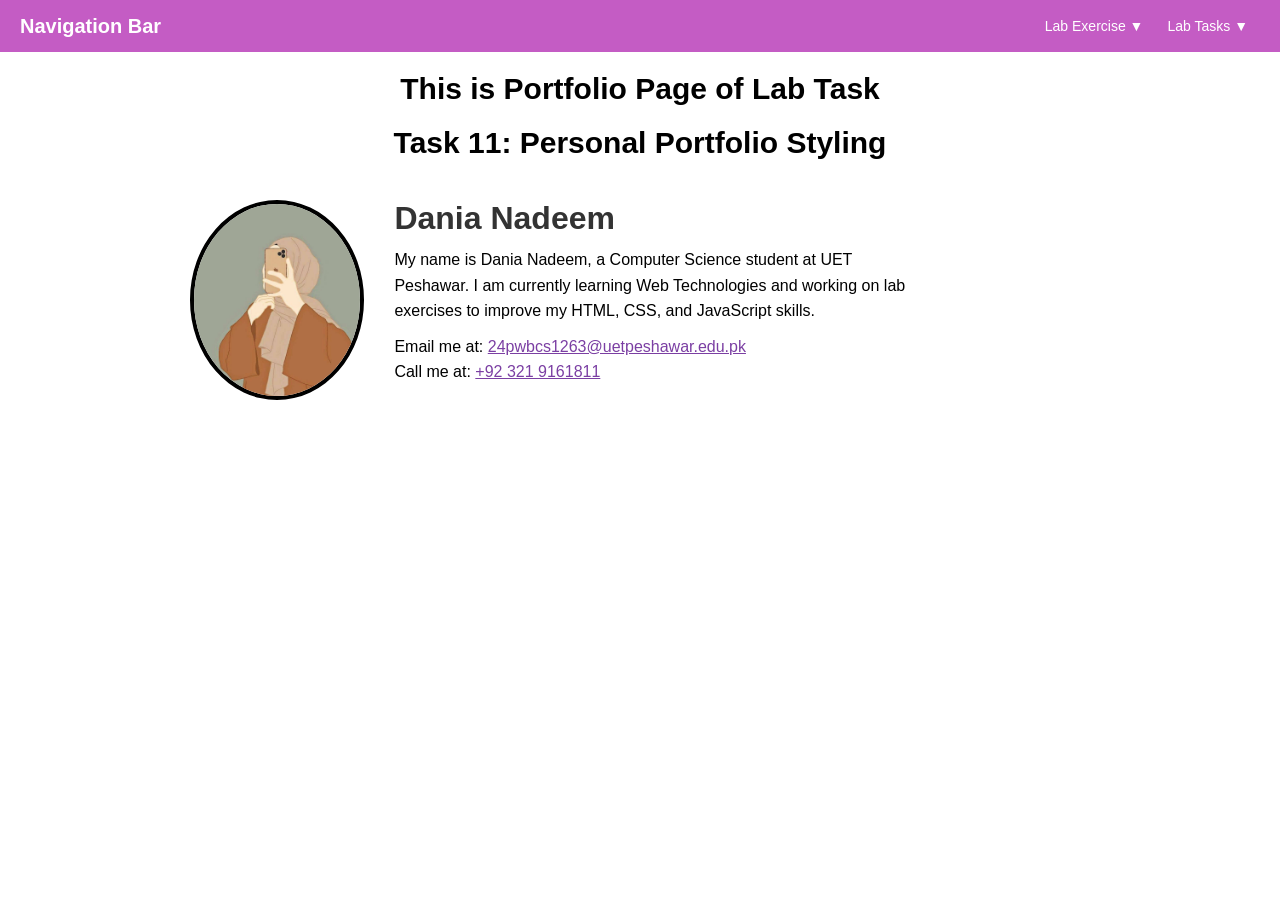
<file: Lab Tasks/portfolio.html>
<!DOCTYPE html>
<html lang="en">
<head>
<meta charset="UTF-8">
<meta http-equiv="X-UA-Compatible" content="IE=edge">
<meta name="viewport" content="width=device-width, initial-scale=1.0">

<title>Lab 3 & 4-CSS Fundamentals</title>

<style>

* {
        margin: 0;
        padding: 0;
        box-sizing: border-box;
      }
  
      body {
        font-family: Verdana, Geneva, Tahoma, sans-serif;
      }
  
      header {
        display: flex;
        justify-content: space-between;
        align-items: center;
        background: rgb(196, 92, 196);
        color: white;
        padding: 10px 20px;
        position: relative;
      }
  
      header h1 {
        font-size: 20px;
      }
      nav ul {
        display: flex;
        list-style: none;
      }
  
      nav li {
        position: relative;
      }
  
      nav a {
        text-decoration: none;
        color: white;
        padding: 8px 12px;
        display: block;
        font-size: 14px;
        transition: 0.3s;
      }
  
      nav a:hover,
      nav a:focus {
        background: rgba(255, 255, 255, 0.2);
        color: #fff0ff;
      }
  
      /* Dropdown */
      nav li ul {
        position: absolute;
        top: 100%;
        left: 0;
        background: rgb(196, 92, 196);
        list-style: none;
        display: none;
        min-width: 150px;
      }
  
      nav li:hover > ul {
        display: block;
      }
  
      nav li ul li {
        margin: 0;
      }
  
      nav li ul a {
        padding: 10px;
        font-size: 13px;
      }
  
      /* Toggle Button */
      .menu-toggle {
        display: none;
        flex-direction: column;
        cursor: pointer;
      }
  
      .menu-toggle span {
        height: 3px;
        width: 25px;
        background: white;
        margin: 4px 0;
        transition: 0.3s;
      }
      .heading {
      margin: 20px;
      text-align: center;
      font-size: 30px;
    }
/* Personal Profile Styling */
.profile{
    display: flex;
    align-items: flex-start;
    gap: 30px;
    max-width: 900px;
    margin: 40px auto;
    flex-direction: row; 
    text-align: left;   
}

.profile img{
width:200px;
height:200px;
border-radius:50%;
border:4px solid black;
transition:transform 0.3s;

}

.profile img:hover{
transform:scale(1.1);
}

.profile-text{
flex:-1;
margin-right: 20%;
}

.profile-text h1{
margin-bottom:10px;
color:#333;
}

.profile-text p{
margin-bottom:10px;
line-height:1.6;
}

/* Links */

a{
color:#7b3fa3;
}

a:hover{
text-decoration:underline;
}

/* Responsive Design */
@media (max-width: 768px) {
        nav {
          position: absolute;
          top: 60px;
          left: -250px;
          width: 200px;
          background: rgb(196, 92, 196);
          height: calc(100vh - 60px);
          transition: 0.3s;
          overflow-y: auto;
          padding-top: 10px;
          z-index: 1000;
        }
  
        nav ul {
          flex-direction: column;
        }
  
        nav li {
          margin: 0;
        }
  
        nav li ul {
          position: static;
        }
  
        #menu-toggle:checked + nav {
          left: 0;
        }
  
        .menu-toggle {
          display: flex;
        }
    
      .heading {
        margin: 20px;
        text-align: center;
        font-size: 22px;
      }

      .profile{
        flex-direction: column;
        align-items: center;
        text-align: center;
        gap: 15px; 
        margin: 20px auto;
        padding: 0 10px; 
    }

    .profile img{
        width: 150px;
        height: 150px;
        margin-bottom: 10px;
    }

    .profile-text{
        margin-right: 0; 
    }

    .profile-text h1{
        font-size: 20px;
    }

    .profile-text p{
        font-size: 14px;
        line-height: 1.5;
    }

  }

</style>
</head>

<body>

    <header>
        <h1>Navigation Bar</h1>
        <!-- Toggle Button -->
        <label for="menu-toggle" class="menu-toggle">
          <span></span>
          <span></span>
          <span></span>
        </label>
        <input type="checkbox" id="menu-toggle" style="display:none;" />
    
        <nav>
          <ul>
            <li>
                <a href="#">Lab Exercise ▼</a>
                <ul>
                  <li><a href="/Lab Exercises/index.html">Exercises</a></li>
                </ul>
              </li>
              <li>
                <a href="#">Lab Tasks ▼</a>
                <ul>
                    <li><a href="selectors.html">Selectors</a></li>
                    <li><a href="typography.html">Typography</a></li>
                    <li><a href="background.html">Background</a></li>
                    <li><a href="image.html">Gallery</a></li>
                    <li><a href="buttons.html">Buttons</a></li>
                    <li><a href="form.html">Form</a></li>
                    <li><a href="cards.html">Cards</a></li>
                    <li><a href="navigation-menu.html">Navigation</a></li>
                    <li><a href="transforms.html">Transforms</a></li>
                    <li><a href="effects.html">Effects</a></li>
                    <li><a href="portfolio.html">Portfolio</a></li>
                    <li><a href="course.html">Course Table</a></li>
                </ul>
              </li>
        </nav> 
      </header>

<h1 class="heading">This is Portfolio Page of Lab Task</h1>
<h1 class="heading">Task 11: Personal Portfolio Styling</h1>
<!-- Personal Profile Styling -->
<div class="profile">

<img src="./images/profile-img.jpg" alt="Profile Picture" loading="lazy">

<div class="profile-text">

<h1>Dania Nadeem</h1>

<p>
My name is Dania Nadeem, a Computer Science student at UET Peshawar.
I am currently learning Web Technologies and working on lab exercises
to improve my HTML, CSS, and JavaScript skills.
</p>

<p>
Email me at:
<a href="mailto:24pwbcs1263@uetpeshawar.edu.pk">24pwbcs1263@uetpeshawar.edu.pk</a>
<br>

Call me at:
<a href="tel:+923219161811">+92 321 9161811</a>
</p>
</div>
</div>

</body>
</html>
</file>
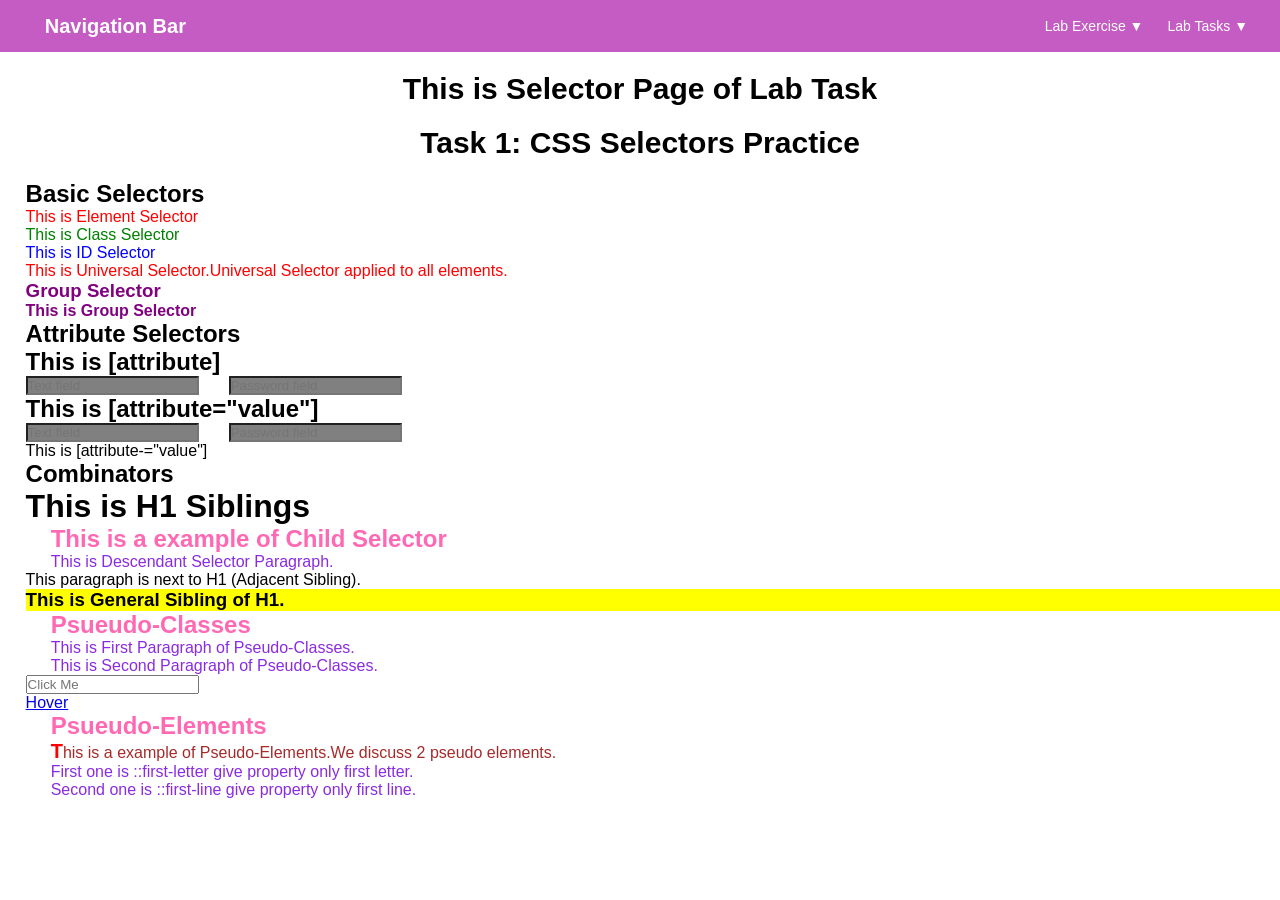
<file: Lab Tasks/selectors.html>
<!DOCTYPE html>
<html lang="en">
<head>
    <meta charset="UTF-8">
    <meta http-equiv="X-UA-Compatible" content="IE=edge">
    <meta name="viewport" content="width=device-width, initial-scale=1.0">
<title>Lab 3 & 4-CSS Fundamentals: Styling and Visual Design-Lab Tasks</title>
    <style>
       * {
        margin: 0;
        padding: 0;
        box-sizing: border-box;
      }
  
      body {
        font-family: Verdana, Geneva, Tahoma, sans-serif;
      }
  
      header {
        display: flex;
        justify-content: space-between;
        align-items: center;
        background: rgb(196, 92, 196);
        color: white;
        padding: 10px 20px;
        position: relative;
      }
  
      header h1 {
        font-size: 20px;
      }
  
      /* Menu Styles */
      nav ul {
        display: flex;
        list-style: none;
      }
  
      nav li {
        position: relative;
      }
  
      nav a {
        text-decoration: none;
        color: white;
        padding: 8px 12px;
        display: block;
        font-size: 14px;
        transition: 0.3s;
      }
  
      nav a:hover,
      nav a:focus {
        background: rgba(255, 255, 255, 0.2);
        color: #fff0ff;
      }
  
      /* Dropdown */
      nav li ul {
        position: absolute;
        top: 100%;
        left: 0;
        background: rgb(196, 92, 196);
        list-style: none;
        display: none;
        min-width: 150px;
      }
  
      nav li:hover > ul {
        display: block;
      }
  
      nav li ul li {
        margin: 0;
      }
  
      nav li ul a {
        padding: 10px;
        font-size: 13px;
      }
  
      /* Toggle Button */
      .menu-toggle {
        display: none;
        flex-direction: column;
        cursor: pointer;
      }
  
      .menu-toggle span {
        height: 3px;
        width: 25px;
        background: white;
        margin: 4px 0;
        transition: 0.3s;
      }
  
      .heading {
      margin: 20px;
      text-align: center;
      font-size: 30px;
    }
    /* Selectors  */
    /* Basic Selectors */
    /* ElementsSelector */
  .basic-selectors h2{
    margin-left: 2%;
  }
    .basic-selectors p{
        color: red;
        margin-left: 2%;
    }
    /* Class Selector */
    .basic-selectors .class{
        color: green;

    }
    /* Id Selector */
    .basic-selectors #id{
        color: blue;
    }
    /* Universal Selector */
    *{
        font-family: 'Segoe UI', Tahoma, Geneva, Verdana, sans-serif;
    }
    /* Group Selector */
    .basic-selectors h3,h4{
      margin-left: 2%;
        color: purple;
    }
    /* Attribute Selectors */
    .attribute-selectors h2,p{
      margin-left: 2%;
    }
    /* [attribute] */
    .attribute-selectors input[type]{
        background-color: gray;
        color: white;
        margin-left: 2%;
    }
   /* [attribute="value"] */
   .attribute-selectors input[type="text"]{
        color: blue;
        margin-left: 2%;
    }
  /*  [attribute-="value"]  */
  .attribute-selectors [class-="box"]{
    border: 2px solid black;
    margin-left: 2%;
  }
  /* Combinators */
  .combinators div,h1,h2,h3,p{
    margin-left: 2%;
  }
  /* Descendant */
  .combinators div p {       
    color: blueviolet;

}
  /* Child */
  .combinators div > h2 {    
    color: hotpink;
}
  /* Adjacent Sibling */
  .combinators h1 + p {     
    background-color: yellowgreen;
}
  /* General Sibling */
.combinators h1 ~ h3 {      
    background-color: yellow;
}
/*  Pseudo-Classes */
.pseudo-classes a:hover{
    color: blue;
}
.pseudo-classes a:active{
    color: brown;
}
.pseudo-classes a:visited{
    color: greenyellow;
}
.pseudo-classes input:focus{
    background-color: bisque;
}
.pseudo-classes p:first-child{
    color: blueviolet;
}
/*  Pseudo-Elements */
.pseudo-elements .element-para::first-letter{
    font-size: 20px;
    color: red;
    font-weight: bold;
}
.pseudo-elements .element-para::first-line{
    color: brown;
}
/* Responsive Design */
@media (max-width: 768px) {
        nav {
          position: absolute;
          top: 60px;
          left: -250px;
          width: 200px;
          background: rgb(196, 92, 196);
          height: calc(100vh - 60px);
          transition: 0.3s;
          overflow-y: auto;
          padding-top: 10px;
          z-index: 1000;
        }
  
        nav ul {
          flex-direction: column;
        }
  
        nav li {
          margin: 0;
        }
  
        nav li ul {
          position: static;
        }
  
        #menu-toggle:checked + nav {
          left: 0;
        }
  
        .menu-toggle {
          display: flex;
        
      }
      .heading {
        margin: 20px;
        text-align: center;
        font-size: 22px;
      }
      .basic-selectors, 
    .attribute-selectors, 
    .combinators, 
    .pseudo-classes, 
    .pseudo-elements {
        padding: 0 10px;   
    }

    .basic-selectors h2,
    .attribute-selectors h2,
    .combinators h2,
    .pseudo-classes h2,
    .pseudo-elements h2 {
        font-size: 18px;  
    }

    input[type="text"],
    input[type="password"] {
        width: 100%;   
        font-size: 14px;
        margin-bottom: 10px;
    }

    p, h1, h3, h4 {
        font-size: 14px;  
    }
  }
    </style>
</head>
<body>
    <header>
        <h1>Navigation Bar</h1>
        <!-- Toggle Button -->
        <label for="menu-toggle" class="menu-toggle">
          <span></span>
          <span></span>
          <span></span>
        </label>
        <input type="checkbox" id="menu-toggle" style="display:none;" />
    
        <nav>
          <ul>
            <li>
                <a href="#">Lab Exercise ▼</a>
                <ul>
                  <li><a href="/Lab Exercises/index.html">Exercises</a></li>
                </ul>
              </li>
              <li>
                <a href="#">Lab Tasks ▼</a>
                <ul>
                    <li><a href="selectors.html">Selectors</a></li>
                    <li><a href="typography.html">Typography</a></li>
                    <li><a href="background.html">Background</a></li>
                    <li><a href="image.html">Gallery</a></li>
                    <li><a href="buttons.html">Buttons</a></li>
                    <li><a href="form.html">Form</a></li>
                    <li><a href="cards.html">Cards</a></li>
                    <li><a href="navigation-menu.html">Navigation</a></li>
                    <li><a href="transforms.html">Transforms</a></li>
                    <li><a href="effects.html">Effects</a></li>
                    <li><a href="portfolio.html">Portfolio</a></li>
                    <li><a href="course.html">Course Table</a></li>
                </ul>
              </li>
        </nav> 
      </header>
    <h1 class="heading">This is Selector Page of Lab Task</h1>
    <h1 class="heading">Task 1: CSS Selectors Practice</h1>
    <!-- CSS Selectors Practice -->
   <!-- Different Basic Selectors -->
   <div class="basic-selectors">
   <h2>Basic Selectors</h2>
   <!-- Element Selector -->
   <p>This is Element Selector</p>
   <!-- Class Selector -->
   <p class="class">This is Class Selector</p>
   <!-- ID Selector -->
   <p id="id">This is ID Selector</p>
   <!-- Unviversal Selector -->
   <p>This is Universal Selector.Universal Selector applied to all elements.</p>
   <!-- Group Selector -->
   <h3>Group Selector</h3>
   <h4>This is Group Selector</h4>
</div>
   <!-- Attribute Selectors -->
   <div class="attribute-selectors">
    <h2>Attribute Selectors</h2>
    <!-- [attribute] -->
   <h2>This is [attribute]</h2>
   <input type="text" placeholder="Text field" />
    <input type="password" placeholder="Password field" />
   <!-- [attribute="value"] -->
   <h2>This is [attribute="value"]</h2>
   <input type="text" placeholder="Text field" />
   <input type="password" placeholder="Password field" />
   <!-- [attribute-="value"] -->
<p class="box">This is [attribute-="value"]</p> 
</div>
<!-- Combinators -->
<div class="combinators">
    <h2>Combinators</h2>
<h1>This is H1 Siblings</h1>
    <div>
        <!-- Child Selector -->
        <h2>This is a example of Child Selector</h2>
        <!-- Descendant Selector -->
        <p>This is Descendant Selector Paragraph.</p>
    </div>

    <!-- Adjacent Sibling -->
    <p>This paragraph is next to H1 (Adjacent Sibling).</p>

    <!-- General Sibling --> 
    <h3>This is General Sibling of H1.</h3>
    <!-- Pseudo-Classes -->
    <div class="pseudo-classes">
        <h2>Psueudo-Classes</h2>
        <p>This is First Paragraph of Pseudo-Classes.</p>
        <p>This is Second Paragraph of Pseudo-Classes.</p>
        <input type="text" placeholder="Click Me">
        <br>
        <a href="#">Hover</a>
    </div>
<!-- Pseudo-Elements -->
<div class="pseudo-elements">
    <h2>Psueudo-Elements</h2>
    <p class="element-para">This is a example of Pseudo-Elements.We discuss 2 pseudo elements.
        <br>
        First one is ::first-letter give property only first letter.<br>
        Second one is ::first-line give property only first line.
    </p> 
</div>
</div>
</body>
</html>
</file>
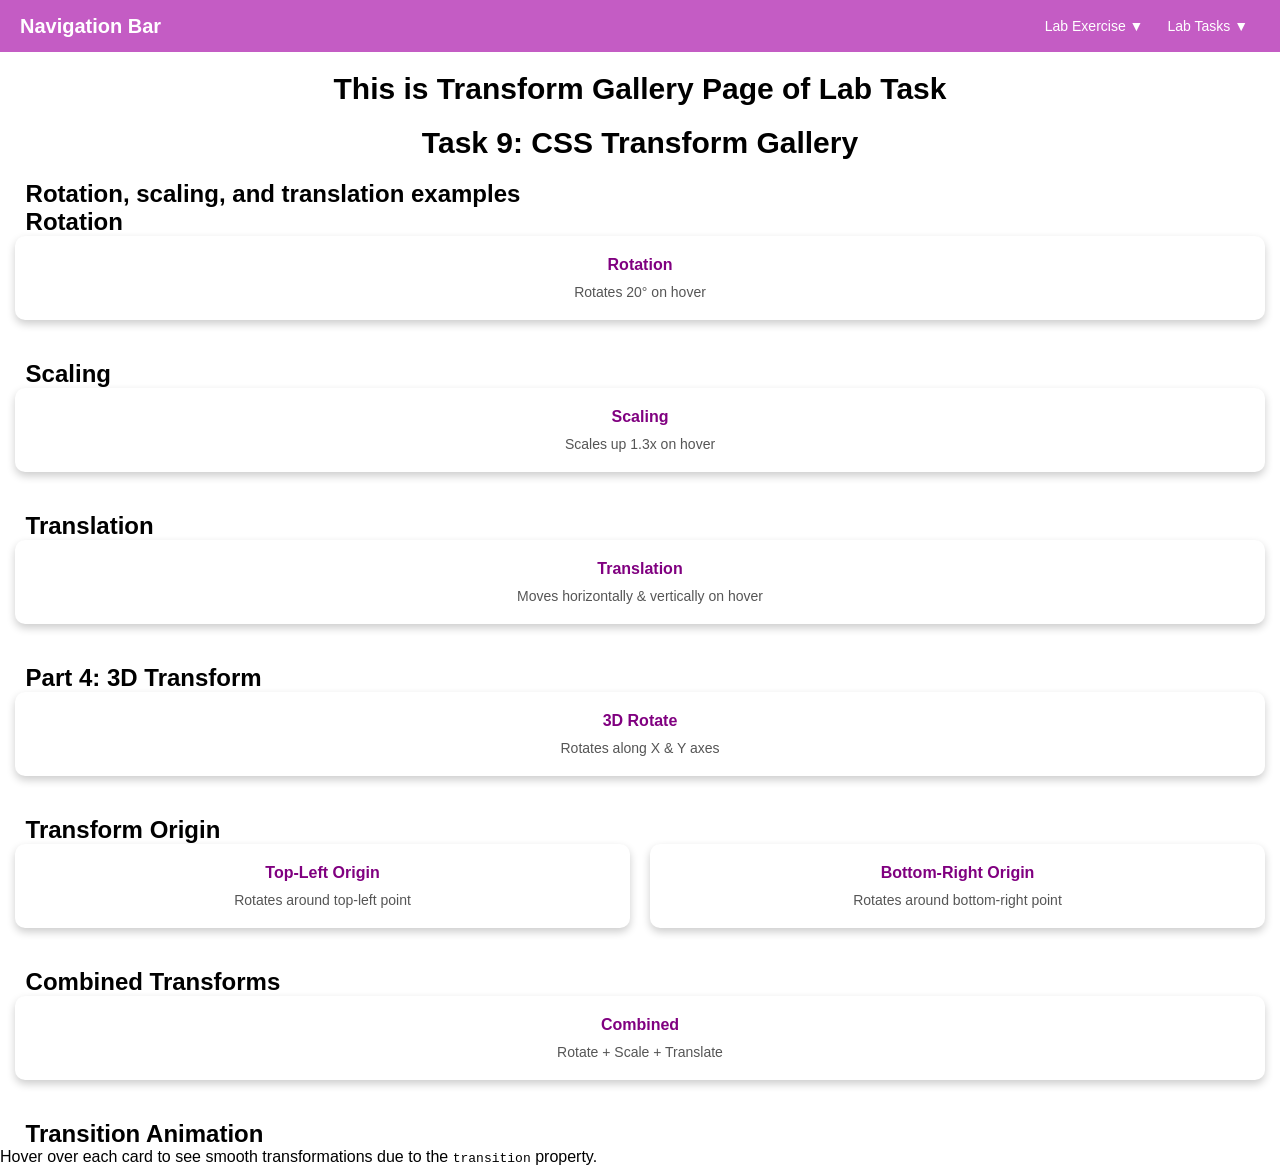
<file: Lab Tasks/transforms.html>
<!DOCTYPE html>
<html lang="en">
<head>
    <meta charset="UTF-8">
    <meta http-equiv="X-UA-Compatible" content="IE=edge">
    <meta name="viewport" content="width=device-width, initial-scale=1.0">
<title>Lab 3 & 4-CSS Fundamentals: Styling and Visual Design-Lab Tasks</title>

    <style>
/* Reset */
* {
  margin: 0;
  padding: 0;
  box-sizing: border-box;
}
body {
  font-family: Verdana, Geneva, Tahoma, sans-serif;
}

/* Header */
header {
  display: flex;
  justify-content: space-between;
  align-items: center;
  background: rgb(196, 92, 196);
  color: white;
  padding: 10px 20px;
  position: relative;
}
header h1 {
  font-size: 20px;
}

/* Navigation */
nav ul {
  display: flex;
  list-style: none;
  flex-wrap: wrap;
}
nav li {
  position: relative;
}
nav a {
  text-decoration: none;
  color: white;
  padding: 8px 12px;
  display: block;
  font-size: 14px;
  transition: 0.3s;
}
nav a:hover,
nav a:focus {
  background: rgba(255, 255, 255, 0.2);
  color: #fff0ff;
}
/* Dropdown */
nav li ul {
  position: absolute;
  top: 100%;
  left: 0;
  background: rgb(196, 92, 196);
  list-style: none;
  display: none;
  min-width: 150px;
}
nav li:hover > ul {
  display: block;
}
nav li ul li {
  margin: 0;
}
nav li ul a {
  padding: 10px;
  font-size: 13px;
}

/* Toggle Button */
.menu-toggle {
  display: none;
  flex-direction: column;
  cursor: pointer;
}
.menu-toggle span {
  height: 3px;
  width: 25px;
  background: white;
  margin: 4px 0;
  transition: 0.3s;
}
.heading {
  margin: 20px;
  text-align: center;
  font-size: 30px;
}
h2{
  margin-left: 2%;
}
/* Transform Gallery */
.transform-gallery {
  display: grid;
  grid-template-columns: repeat(auto-fit, minmax(180px, 1fr));
  gap: 20px;
  padding: 0 15px;
  margin-bottom: 40px;
}
.transform-card {
  background: white;
  border-radius: 10px;
  text-align: center;
  padding: 20px;
  box-shadow: 0 4px 8px rgba(0,0,0,0.2);
  transition: transform 0.5s ease, box-shadow 0.3s ease;
}
.transform-card:hover {
  box-shadow: 0 12px 20px rgba(0,0,0,0.3);
}
.transform-card h3 {
  margin-bottom: 10px;
  color: #800080;
  font-size: 16px;
}
.transform-card p {
  font-size: 14px;
  color: #555;
}

/* Transforms */
.rotate:hover { 
  transform: rotate(35deg); 
}
.scale:hover { 
  transform: scale(1.5); 
}
.translate:hover { 
  transform: translateX(20px) translateY(-10px); 
}
.rotate3d:hover { 
  transform: rotateX(25deg) rotateY(25deg); 
  transform-style: preserve-3d; 
}
.origin-top-left:hover { transform: rotate(10deg); 
  transform-origin: top left; 
}
.origin-bottom-right:hover { 
  transform: rotate(-10deg); 
  transform-origin: bottom right; 
}
.combined:hover { 
  transform: rotate(20deg) scale(1.5) translateY(-10px); 
}
/* Responsive Design */
@media (max-width: 768px) {
  nav {
    position: absolute;
    top: 60px;
    left: -250px;
    width: 200px;
    background: rgb(196, 92, 196);
    height: calc(100vh - 60px);
    transition: 0.3s;
    overflow-y: auto;
    padding-top: 10px;
    z-index: 1000;
  }
  nav ul { flex-direction: column; }
  nav li ul { position: static; }
  #menu-toggle:checked + nav { left: 0; }
  .menu-toggle { display: flex; }
  .heading {
        margin: 20px;
        text-align: center;
        font-size: 22px;
      }
  
  .transform-gallery {
    grid-template-columns: 1fr; 
    gap: 15px;
    padding: 0 10px;
  }
  .transform-card {
    width: 100%;
    padding: 15px;
    font-size: 14px;
    box-sizing: border-box;
  }
  .transform-card:hover {
    transform: none; 
  }

}
/*Transition and Animation are already applied */
    </style>
  </head>
  <body>
    <header>
      <h1>Navigation Bar</h1>
      <!-- Toggle Button -->
      <label for="menu-toggle" class="menu-toggle">
        <span></span>
        <span></span>
        <span></span>
      </label>
      <input type="checkbox" id="menu-toggle" style="display:none;" />
  
      <nav>
        <ul>
          <li>
              <a href="#">Lab Exercise ▼</a>
              <ul>
                <li><a href="/Lab Exercises/index.html">Exercises</a></li>
              </ul>
            </li>
            <li>
              <a href="#">Lab Tasks ▼</a>
              <ul>
                  <li><a href="selectors.html">Selectors</a></li>
                  <li><a href="typography.html">Typography</a></li>
                  <li><a href="background.html">Background</a></li>
                  <li><a href="image.html">Gallery</a></li>
                  <li><a href="buttons.html">Buttons</a></li>
                  <li><a href="form.html">Form</a></li>
                  <li><a href="cards.html">Cards</a></li>
                  <li><a href="navigation-menu.html">Navigation</a></li>
                  <li><a href="transforms.html">Transforms</a></li>
                  <li><a href="effects.html">Effects</a></li>
                  <li><a href="portfolio.html">Portfolio</a></li>
                  <li><a href="course.html">Course Table</a></li>
              </ul>
            </li>
      </nav> 
    </header>

    <h1 class="heading">This is Transform Gallery Page of Lab Task</h1>
    <h1 class="heading">Task 9: CSS Transform Gallery</h1>
    <!-- CSS Transform Gallery -->
    <!-- Rotation, scaling, and translation examples -->
    <h2>Rotation, scaling, and translation examples</h2>
<!-- Rotation -->
<h2>Rotation</h2>
<div class="transform-gallery">
  <div class="transform-card rotate">
    <h3>Rotation</h3>
    <p>Rotates 20° on hover</p>
  </div>
</div>

<!-- Scaling -->
<h2>Scaling</h2>
<div class="transform-gallery">
  <div class="transform-card scale">
    <h3>Scaling</h3>
    <p>Scales up 1.3x on hover</p>
  </div>
</div>

<!-- Translation -->
<h2>Translation</h2>
<div class="transform-gallery">
  <div class="transform-card translate">
    <h3>Translation</h3>
    <p>Moves horizontally & vertically on hover</p>
  </div>
</div>

<!-- 3D Transform -->
<h2>Part 4: 3D Transform</h2>
<div class="transform-gallery">
  <div class="transform-card rotate3d">
    <h3>3D Rotate</h3>
    <p>Rotates along X & Y axes</p>
  </div>
</div>

<!-- Transform Origin -->
<h2>Transform Origin</h2>
<div class="transform-gallery">
  <div class="transform-card origin-top-left">
    <h3>Top-Left Origin</h3>
    <p>Rotates around top-left point</p>
  </div>
  <div class="transform-card origin-bottom-right">
    <h3>Bottom-Right Origin</h3>
    <p>Rotates around bottom-right point</p>
  </div>
</div>

<!-- Combined Transforms -->
<h2>Combined Transforms</h2>
<div class="transform-gallery">
  <div class="transform-card combined">
    <h3>Combined</h3>
    <p>Rotate + Scale + Translate</p>
  </div>
</div>

<!-- Transition Animations -->
<h2>Transition Animation</h2>
<p>
Hover over each card to see smooth transformations due to the <code>transition</code> property.
</p>
  </body>
</html>
</file>
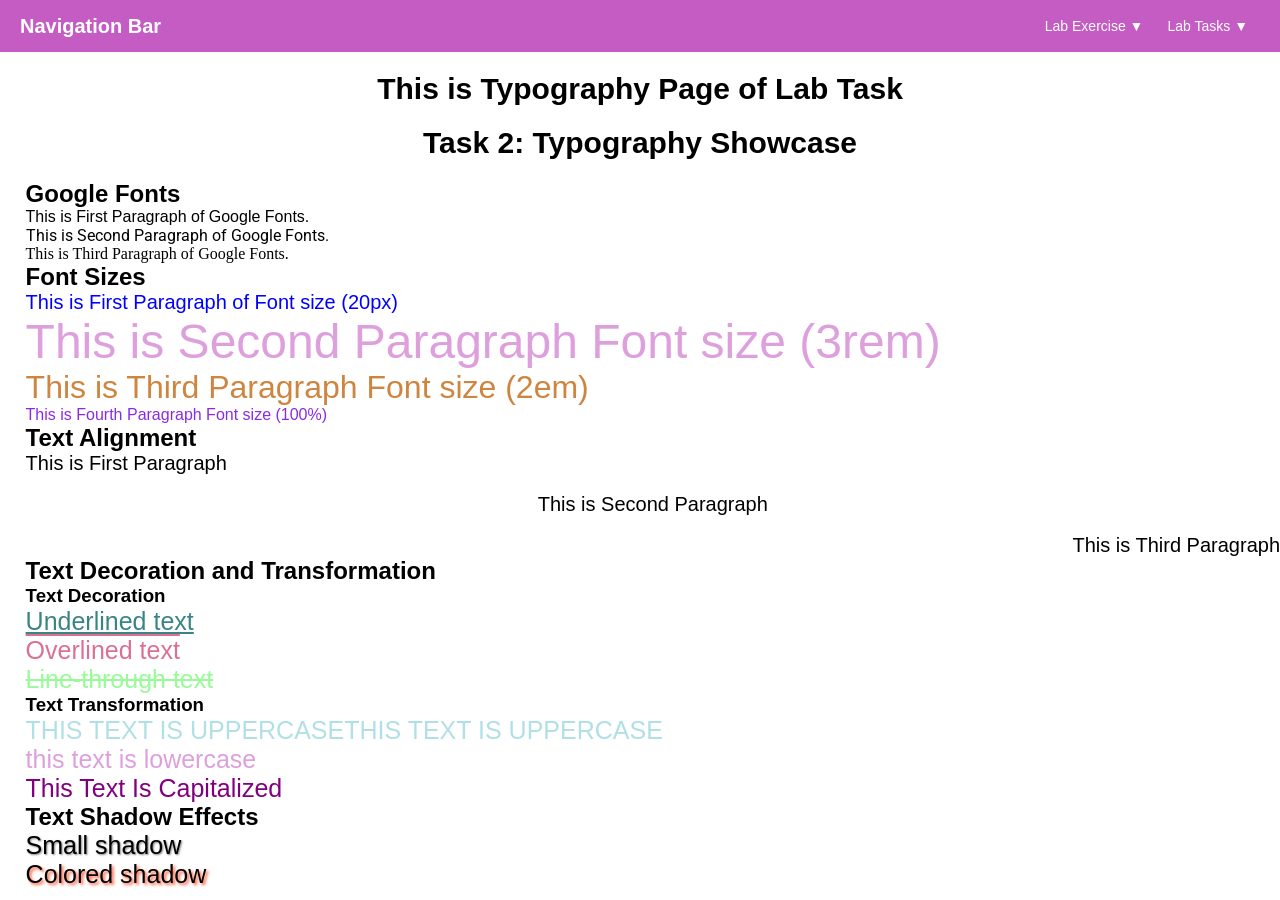
<file: Lab Tasks/typography.html>
<!DOCTYPE html>
<html lang="en">
<head>
    <meta charset="UTF-8">
    <meta http-equiv="X-UA-Compatible" content="IE=edge">
    <meta name="viewport" content="width=device-width, initial-scale=1.0">
<title>Lab 3 & 4-CSS Fundamentals: Styling and Visual Design-Lab Tasks</title>
<!-- Google Fonts -->
<link rel="stylesheet" href="https://fonts.googleapis.com/css2?family=Roboto&family=Lobster&family=Montserrat&display=swap">
    <style>
        * {
        margin: 0;
        padding: 0;
        box-sizing: border-box;
      }
  
      body {
        font-family: Verdana, Geneva, Tahoma, sans-serif;
      }
  
      header {
        display: flex;
        justify-content: space-between;
        align-items: center;
        background: rgb(196, 92, 196);
        color: white;
        padding: 10px 20px;
        position: relative;
      }
  
      header h1 {
        font-size: 20px;
      }
  
      nav ul {
        display: flex;
        list-style: none;
      }
  
      nav li {
        position: relative;
      }
  
      nav a {
        text-decoration: none;
        color: white;
        padding: 8px 12px;
        display: block;
        font-size: 14px;
        transition: 0.3s;
      }
  
      nav a:hover,
      nav a:focus {
        background: rgba(255, 255, 255, 0.2);
        color: #fff0ff;
      }
  
      /* Dropdown */
      nav li ul {
        position: absolute;
        top: 100%;
        left: 0;
        background: rgb(196, 92, 196);
        list-style: none;
        display: none;
        min-width: 150px;
      }
  
      nav li:hover > ul {
        display: block;
      }
  
      nav li ul li {
        margin: 0;
      }
  
      nav li ul a {
        padding: 10px;
        font-size: 13px;
      }
  
      /* Toggle Button */
      .menu-toggle {
        display: none;
        flex-direction: column;
        cursor: pointer;
      }
  
      .menu-toggle span {
        height: 3px;
        width: 25px;
        background: white;
        margin: 4px 0;
        transition: 0.3s;
      }
      .heading {
        margin: 20px;
        text-align: center;
        font-size: 30px;
      }
    /* Typography */
    /* Google Fonts */
    .google-fonts h2{
      margin-left: 2%;
    }
   .google-fonts .para1{
    /* font-family: 'Lobster', 'cursive'; */
    font-family:'Segoe UI', Tahoma, Geneva, Verdana, sans-serif;
    margin-left: 2%;
   }
   .google-fonts .para2{
    font-family: 'Roboto', sans-serif;
    margin-left: 2%;
   }
   .google-fonts .para3{
    /* font-family: 'Montserrat', sans-serif; */
    font-family:Georgia, 'Times New Roman', Times, serif;
    margin-left: 2%;
   }
   /* Font Sizes */
   .font-sizes h2{
    margin-left: 2%;
   }
   .font-sizes .size-px { font-size: 20px; color: blue;  margin-left: 2%;}
   .font-sizes .size-rem { font-size: 3rem; color: plum; margin-left: 2%;}
   .font-sizes .size-em { font-size: 2em; color: peru; margin-left: 2%;}
   .font-sizes .size-percent { font-size: 100%; color: blueviolet;  margin-left: 2%;}
/* Text Alignment */
.text-alignment h2{
  margin-left: 2%;
}
.align-left { text-align: left; font-size: 20px; margin-left: 2%;  }
.align-center { text-align: center; font-size: 20px; margin-left: 2%;}
.align-right { text-align: right; font-size: 20px; margin-left: 2%;}

/* Text decoration and transformation */
/* Text Decoration */
.text-decoration-and-transformation h2,h3,p{
 margin-left: 2%;
}
.underline { text-decoration: underline; color: rgb(57, 133, 133); font-size: 25px;  margin-left: 2%;}
.overline { text-decoration: overline; color: palevioletred; font-size: 25px; margin-left: 2%;}
.line-through { text-decoration: line-through; color: palegreen; font-size: 25px;  margin-left: 2%;}
/* Text Transformation */
.uppercase { text-transform: uppercase; color: powderblue; font-size: 25px;}
.lowercase { text-transform: lowercase; color: plum; font-size: 25px;}
.capitalize { text-transform: capitalize; color: purple; font-size: 25px;}
/* Text Shadow Effects */
.shadow-small { text-shadow: 1px 1px 2px gray; font-size: 25px;}
.shadow-colored { text-shadow: 2px 2px 3px #ff5733; font-size: 25px;}
/* Responsive Design */
@media (max-width: 768px) {
        nav {
          position: absolute;
          top: 60px;
          left: -250px;
          width: 200px;
          background: rgb(196, 92, 196);
          height: calc(100vh - 60px);
          transition: 0.3s;
          overflow-y: auto;
          padding-top: 10px;
          z-index: 1000;
        }
  
        nav ul {
          flex-direction: column;
        }
  
        nav li {
          margin: 0;
        }
  
        nav li ul {
          position: static;
        }
  
        #menu-toggle:checked + nav {
          left: 0;
        }
  
        .menu-toggle {
          display: flex;
        }
      

      .heading {
        margin: 20px;
        text-align: center;
        font-size: 22px;
      }
      .font-sizes .size-rem { font-size: 2rem; }
  .font-sizes .size-em { font-size: 1.5em; }
  .underline, .overline, .line-through,
  .uppercase, .lowercase, .capitalize,
  .shadow-small, .shadow-colored {
    font-size: 18px;
  }

  .text-alignment p,
  .google-fonts p {
    font-size: 16px;
    line-height: 1.4;
  }
}
    </style>
</head>
<body>
    <header>
        <h1>Navigation Bar</h1>
        <!-- Toggle Button -->
        <label for="menu-toggle" class="menu-toggle">
          <span></span>
          <span></span>
          <span></span>
        </label>
        <input type="checkbox" id="menu-toggle" style="display:none;" />
    
        <nav>
          <ul>
            <li>
                <a href="#">Lab Exercise ▼</a>
                <ul>
                  <li><a href="/Lab Exercises/index.html">Exercises</a></li>
                </ul>
              </li>
              <li>
                <a href="#">Lab Tasks ▼</a>
                <ul>
                    <li><a href="selectors.html">Selectors</a></li>
                    <li><a href="typography.html">Typography</a></li>
                    <li><a href="background.html">Background</a></li>
                    <li><a href="image.html">Gallery</a></li>
                    <li><a href="buttons.html">Buttons</a></li>
                    <li><a href="form.html">Form</a></li>
                    <li><a href="cards.html">Cards</a></li>
                    <li><a href="navigation-menu.html">Navigation</a></li>
                    <li><a href="transforms.html">Transforms</a></li>
                    <li><a href="effects.html">Effects</a></li>
                    <li><a href="portfolio.html">Portfolio</a></li>
                    <li><a href="course.html">Course Table</a></li>
                </ul>
              </li>
        </nav> 
      </header>
  

   <h1 class="heading">This is Typography Page of Lab Task</h1>
   <h1 class="heading">Task 2: Typography Showcase</h1>
   <!-- Typography Showcase -->
   <!-- Different Google Fonts  -->
   <div class="google-fonts">
    <h2>Google Fonts</h2>
    <p class="para1">This is First Paragraph of Google Fonts.</p>
    <p class="para2">This is Second Paragraph of Google Fonts.</p>
    <p class="para3">This is Third Paragraph of Google Fonts.</p>

   </div>
   <!-- Font sizes using Different Units -->
   <div class="font-sizes">
<h2>Font Sizes</h2>
<p class="size-px">This is First Paragraph of Font size (20px)</p>
    <p class="size-rem">This is Second Paragraph Font size (3rem)</p>
    <p class="size-em">This is Third Paragraph Font size (2em)</p>
    <p class="size-percent">This is Fourth Paragraph Font size (100%)</p>
   </div>
   <!-- Text Alignment -->
   <div class="text-alignment">
    <h2>Text Alignment</h2>
    <p class="align-left">This is First Paragraph</p><br>
    <p class="align-center">This is Second Paragraph</p><br>
    <p class="align-right">This is Third Paragraph</p>
   </div>
   <!-- Text Decoration and Transformation -->
   <div class="text-decoration-and-transformation">
    <h2>Text Decoration and Transformation</h2>
    <h3>Text Decoration</h3>
    <p class="underline">Underlined text</p>
    <p class="overline">Overlined text</p>
    <p class="line-through">Line-through text</p>
    <h3>Text Transformation</h3>
    <p class="uppercase">THIS TEXT IS UPPERCASEThis text is uppercase</p>
    <p class="lowercase">this text is lowercase</p>
    <p class="capitalize">This text is capitalized</p>
    <!-- Text Shadow Effects -->
    <div class="text shadow effects">
        <h2>Text Shadow Effects</h2>
        <p class="shadow-small">Small shadow</p>
        <p class="shadow-colored">Colored shadow</p>
    </div>
   </div>
</body>
</html>
</file>
<file: Lab Exercises/style.css>
/*  Part A: CSS Basics and Selectors */
.exercise-1 h2{
  color:black;
}
/* Exercise 1: CSS Implementation Methods */
.exercise-1 .external {
  color: green;
}
/* CSS Precedence */
.exercise-1 .precedence {
    color: palevioletred;
}
/* Exercise 2: Basic Selectors */
.exercise-2 h2{
  color:black;
}
/* Element selectors (p, h1, div) */
.exercise-2 h4 {
  color: green;
  font-weight: 900;
}
.exercise-2 p {
  color: blueviolet;
  font-weight: 500;
}
.exercise-2 div {
  color: orange;
  font-weight: 500;
}
/* Class selectors (.class-name) */
.exercise-2 .class-selector {
  color: orangered;
}
/* ID selectors (#element-id) */
.exercise-2 #id-selector {
  color: red;
}
/* universal selector (*) */
* {
  background-color: beige;
}
/* Exercise 3: Attribute Selectors */
.exercise-3 h2{
  color: black;
}
/* Select elements with specific attributes ([attribute]) */
.exercise-3 input[type] {
  border: 2px solid black;
  padding: 5px;
  margin: 5px;
}
/* Exact attribute value ([attribute="value"]) */
.exercise-3 input[type="text"] {
  background-color: lightblue;
}
.exercise-3 input[type="password"] {
  background-color: lightseagreen;
}
/* Partial value matching ([attribute*="value"]) */
.exercise-3 a[href*="google"] {
  color: plum;
  text-decoration: underline;
}
/*  Begins with ([attribute^="value"]) */
.exercise-3 a[href^="https"] {
  font-weight: bold;
}
/* Ends with ([attribute$="value"]) */
.exercise-3 img[src$=".jpg"] {
  border-radius: 10px;
  border: 2px solid black;
}

/*  Part B: Combinators and Pseudo-classes */

/* Exercise 4: CSS Combinators */
.exercise-4 h2{
  color: black;
}
/* Descendant combinator (space) */
.exercise-4 .descendant p {
  color: orangered;
}

/* Child combinator (>) */
.exercise-4 .parent-child > p {
  color: blueviolet;
}

/* Adjacent sibling combinator (+) */
.exercise-4 h4 + p {
  color: greenyellow;
}

/* General sibling combinator (~) */
.exercise-4 h4 ~ p {
  color: brown;
  font-size: 16px;
}

/* Exercise 5: Pseudo-classes */
.exercise-5 h2 {
  color: black;
}
/* Link states */
.exercise-5 a.link-unvisited {
  color: blue;
  text-decoration: none;
}

.exercise-5 a.link-visited:visited {
  color: purple; /* :visited ka only color allowed */
  text-decoration: underline;
  border-bottom: 2px solid purple;
}

.exercise-5 a.link-hover:hover {
  color: red;
  text-decoration: underline;
  border-bottom: 2px dashed red; /* visual effect on hover */
}

.exercise-5 a.link-active:active {
  color: green;
  text-decoration: underline;
  border-bottom: 2px double green; /* visual effect on click */
}

/* Form states */
.exercise-5 input:focus {
  border: 2px solid black;
  background-color: brown;
}
.exercise-5 input:checked {
  outline: 2px solid white;
}
.exercise-5 input:disabled {
  background-color: lightgray;
}
/* Structural pseudo-classes */
.exercise-5 li:first-child {
  font-weight: bold;
  color: blue;
}
.exercise-5 li:last-child {
  font-style: italic;
  color: green;
}
.exercise-5 li:nth-child(2) {
  color: red;
}
/* Content-based pseudo-classes */
.exercise-5 div:empty {
  height: 50px;
  background-color: white;
  border: 1px solid black;
}
.exercise-5 p:not(.para2) {
  background-color: pink;
}

/* Exercise 6: Pseudo-elements */
.exercise-6 h2 {
  color: black;
}
/* ::before and ::after */
.exercise-6 .before-after::before {
  content: "★ ";
  color: brown;
}
.exercise-6 .before-after::after {
  content: " ✔";
  color: brown;
}

/* ::first-letter and ::first-line */
.exercise-6 .first-letter-line::first-letter {
  font-size: 30px;
  color: red;
  font-weight: bold;
}
.exercise-6 .first-letter-line::first-line {
  color: blue;
  font-style: italic;
}

/* ::selection for text selection */
.exercise-6 .select-text::selection {
  background-color: black;
  color: brown
}

/*  Combine pseudo-elements with pseudo-classes */
.exercise-6 .first-letter-hover:hover::first-letter {
  color: blue;
  font-size: 20px;
  font-weight: bold;
  cursor: pointer;
}
/*  Part C: Text and Font Styling  */

/* Exercise 7: Font Properties */
.exercise-7 h2 {
  color: black;
}
/* Font families */

@import url("https://fonts.googleapis.com/css2?family=Roboto&family=Lobster&family=Montserrat&display=swap");

.exercise-7 .web-font {
  font-family: Arial, Helvetica, sans-serif;
  color: blue;
  font-size: 20px;
  font-weight: bold;
}

.exercise-7 .google-font {
  font-family: "Roboto", sans-serif;
  color: purple;
  font-size: 25px;
}

/* Font sizes */
.exercise-7 .font-size {
  /* font-size: 15px; /* px unit */
  /* font-size: 3em;  /* em unit */
  font-size: 2rem; /* rem unit */
  /* font-size: 50%;   /* percentage */
  color: blue;
}

/* Font weights */
.exercise-7 .font-weight {
  /* font-weight: normal; normal */
  font-weight: bold; /* bold */
  /* font-weight: lighter; /* lighter */
  /* font-weight: 500;    /* numeric value */
  color: purple;
}

/* Font style and variant */
.exercise-7 .font-style-variant {
  font-style: oblique; /* italic text */
  font-variant: small-caps; /* small caps letters */
  font-weight: bold;  
  font-size: 20px; 
  color: palevioletred;
}

/* Exercise 8: Text Styling */
.exercise-8 h2 {
  color: black;
}
/* Text color and opacity */
.exercise-8 .color-opacity {
  color: red;
  opacity: 0.5;
}

/* Text alignment and decoration */
.exercise-8 .alignment-decoration {
  text-align: center;
  text-decoration: underline;
  text-transform: uppercase;
  color: violet;
}

/* Text transformation */
.exercise-8 .text-transform {
  text-transform: capitalize;
  font-style: italic;
  color: blue;
}

/* Text shadow */
.exercise-8 .text-shadow {
  text-shadow: 2px 2px 5px grey;
  color: peru;
}
/* Exercise 9: Text Spacing */
.exercise-9 h2 {
  color: black;
}
/* Line height */
.exercise-9 .line-height {
  line-height: 5;
  color: brown;
}

/* Letter and word spacing */
.exercise-9 .letter-word-spacing {
  letter-spacing: 5px;
  word-spacing: 10px;
  color: blueviolet;
}

/* Text indent and white-space */
.exercise-9 .indent-white-space {
  text-indent: 80px;
  white-space: nowrap;
  color: powderblue;
}

/* Text overflow */
.exercise-9 .text-overflow {
  width: 250px;
  white-space: nowrap;
  overflow: scroll;
  text-overflow: clip;
  border: 1px solid #ccc;
  padding: 5px;
  color: palevioletred;
}
/* Part D: Background Styling  */

/* Exercise 10: Background Properties */
.exercise-10 h2 {
  color: black;
}

/* Background Colors */
.exercise-10 .bg-color-web {
  background-color: brown;
  color: white;
  padding: 20px;
  margin-bottom: 15px;
}
.exercise-10 .bg-color-hex {
  background-color: #8a5857;
  padding: 20px;
  margin-bottom: 15px;
}
.exercise-10 .bg-color-rgb {
  background-color: rgb(50, 156, 50);
  padding: 20px;
  margin-bottom: 15px;
  color: white;
}
.exercise-10 .bg-color-rgba {
  background-color: rgba(182, 207, 123, 0.5);
  padding: 20px;
  margin-bottom: 15px;
}

/* Background Images and Repetition */
.exercise-10 .bg-image-repeat {
  background-image: url("images/uet.png");
  background-repeat: repeat; /* Repeats image */
  background-position: center; /* Centers the repeated tiles */
  width: 300px;
  height: 150px;
  margin-bottom: 15px;
  display: block;
}

.exercise-10 .bg-image-no-repeat {
  background-image: url("images/uet.png");
  background-repeat: no-repeat; /* Single image */
  background-position: center;
  width: 300px;
  height: 150px;
  margin-bottom: 15px;
  display: block;
}

/* Background Position and Size */
.exercise-10 .bg-position-size {
  background-image: url("images/uet.png");
  background-position: center; /* Centers image */
  background-size: cover; /* Scales to cover box */
  background-repeat: no-repeat; /* Prevent repetition */
  width: 300px;
  height: 150px;
  margin-bottom: 15px;
  display: block;
}

/* Background Attachment */
.exercise-10 .bg-attachment-fixed {
  background-image: url("images/uet.png");
  background-attachment: fixed; /* Stays fixed while scrolling */
  background-size: cover; /* Covers entire div */
  background-position: center;
  width: 100%;
  height: 500px;
  margin-bottom: 15px;
  color: white; /* Optional text */
  display: flex;
  align-items: center;
  justify-content: center;
  font-weight: bold;
}

.exercise-10 .bg-attachment-scroll {
  background-image: url("images/uet.png");
  background-attachment: scroll; /* Scrolls with content */
  background-size: cover;
  background-position: center;
  width: 50%;
  height: 500px;
  margin-bottom: 15px;
  color: white;
  display: flex;
  align-items: center;
  justify-content: center;
  font-weight: bold;
}
/* Exercise 11: Advanced Background Techniques */
.exercise-11 h2 {
  color: black;
}
/* Multiple background layers */
.exercise-11 .bg-multiple {
  background-image: url("images/uet.png"),
    linear-gradient(rgba(255, 0, 0, 0.3), rgba(0, 255, 0, 0.3));
  background-repeat: no-repeat;
  background-size: cover;
  height: 500px;
}

/*  Linear and radial gradients */
.exercise-11 .bg-linear-gradient {
  background: linear-gradient(to right, rgb(241, 131, 131),rgb(216, 216, 92));
  height: 200px;
}
.exercise-11 .bg-radial-gradient {
  background: radial-gradient(circle, blue, pink);
  height: 200px;
}

/*  Background blend modes */
.exercise-11 .bg-blend {
  background-image: url("images/uet.png");
  background-color: rgba(100, 34, 34, 0.5);
  background-blend-mode:hard-light;
  height: 250px;
}

/*  Background clip and origin */
.exercise-11 .bg-clip-origin {
  background-color: rgb(114, 163, 114);
  background-image: url("images/uet.png");
  background-origin: content-box;
  background-clip: padding-box;
  height: 250px;
}
/*  Part E: Image Styling and Effects */

/* Exercise 12: Basic Image Styling */
.exercise-12 h2 {
  color: black;
}
/* Image dimensions and Aspect Ratio */
.exercise-12 .img-basic {
  width: 300px;
  height: auto;
  display: block;
  margin-bottom: 20px;
}
/* Borders and Border Radius */
.exercise-12 .img-border {
  border: 2px solid black;
  border-radius: 50%;
  width: 300px;
  height: auto;
  margin-bottom: 20px;
}
/* Object-fit and Object-position */
.exercise-12 .img-fit {
  width: 300px;
  height: 200px;
  object-fit: cover;
  object-position: top right;
  margin-bottom: 20px;
}
/* Basic Image Filters */
.exercise-12 .img-filter {
  width: 300px;
  height: auto;
  filter: grayscale(100%) blur(2px);
  margin-bottom: 20px;
}

/* Exercise 13: Advanced Image Effects */
.exercise-13 h2{
  color: black;
}
/*  Hover Effect */
.exercise-13 .hover-img{
  width:300px;
  transition:0.5s;
  }
  
  .exercise-13 .hover-img:hover{
  transform:scale(1.1);
  }
  
  /* CSS Filters */
  .exercise-13 .filter-img{
  width:300px;
  filter:blur(5px) brightness(100%) contrast(150%);
  }
  
  /* Blend Mode */
  .exercise-13 .blend-container{
  display:inline-block;
  padding:20px;
  }
  
  .exercise-13 .blend-img{
  width:300px;
  mix-blend-mode:hard-light;
  }
  
  /* Clip Path (Image Mask) */
  .exercise-13 .clip-img{
  width:300px;
  clip-path:circle(80%);
  }

/*  Part F: Box Model & Effects */

/* Exercise 14: Box Model Properties */
.exercise-14 h2{
  color: black;
}
/* Margins, Padding, and Borders */
.exercise-14 .box {
  width: 200px;
  height: 100px;
  margin: 20px;
  padding: 15px;
  border: 3px solid #330805;
  background-color: #cabebe;
  color: black;
}
/* Box-sizing (content-box vs border-box) */
.exercise-14 .box-border {
  box-sizing: border-box;
  width: 200px;
  height: 100px;
  padding: 15px;
  border: 3px solid #aedaff;
  margin-bottom: 20px;
  background-color: #98d7ec;
  color: black;
}
/* Outline Properties */
.box-outline {
  width: 200px;
  height: 100px;
  outline: 4px dashed palevioletred;
  margin-bottom: 20px;
  color: black;
}
/* Box-shadow Effects */
.exercise-14 .box-shadow {
  width: 200px;
  height: 100px;
  background-color: #fffacd;
  box-shadow: 5px 5px 15px rgba(0, 0, 0, 0.5);
  margin-bottom: 20px;
  color: black;
}


/* Exercise 15: Transforms & Transitions */
.exercise-15 h2{
  color: black;
}
/* 2D transformations (translate, rotate, scale, skew) */
.exercise-15 .transform-box{
  width:150px;
  height:150px;
  background-color:lightblue;
  text-align:center;
  line-height:150px;
  margin:20px;
  transform:translate(15px,5px) rotate(20deg) scale(1.1) skew(5deg);
  color: black;
  }
  
  
  /* CSS Transitions */
  .exercise-15 .transition-box{
  width:150px;
  height:150px;
  background-color:rgb(241, 198, 116);
  text-align:center;
  line-height:150px;
  margin:20px;
  transition:0.5s;
  color: black;
  }
  
  .exercise-15 .transition-box:hover{
  background-color:rgb(157, 248, 97);
  transform:scale(1.5);
  }
  
  
  /* Transform Origin */
  .exercise-15 .origin-box{
  width:150px;
  height:150px;
  background-color:rgb(139, 168, 139);
  text-align:center;
  line-height:150px;
  margin:20px;
  transform-origin:top left;
  transition:0.5s;
  color: black;
  }
  .exercise-15 .origin-box:hover{
  transform:rotate(360deg);
  }
  
  
  /* Hover Transition Effects */
  .exercise-15 .hover-box{
  width:150px;
  height:150px;
  background-color:purple;
  color:white;
  text-align:center;
  line-height:150px;
  margin:20px;  
  transition:0.4s;
  color: black;
  }
  
  .exercise-15 .hover-box:hover{
  transform:translateY(-20px);
  background-color:rgb(102, 64, 64);
  }
</file>
